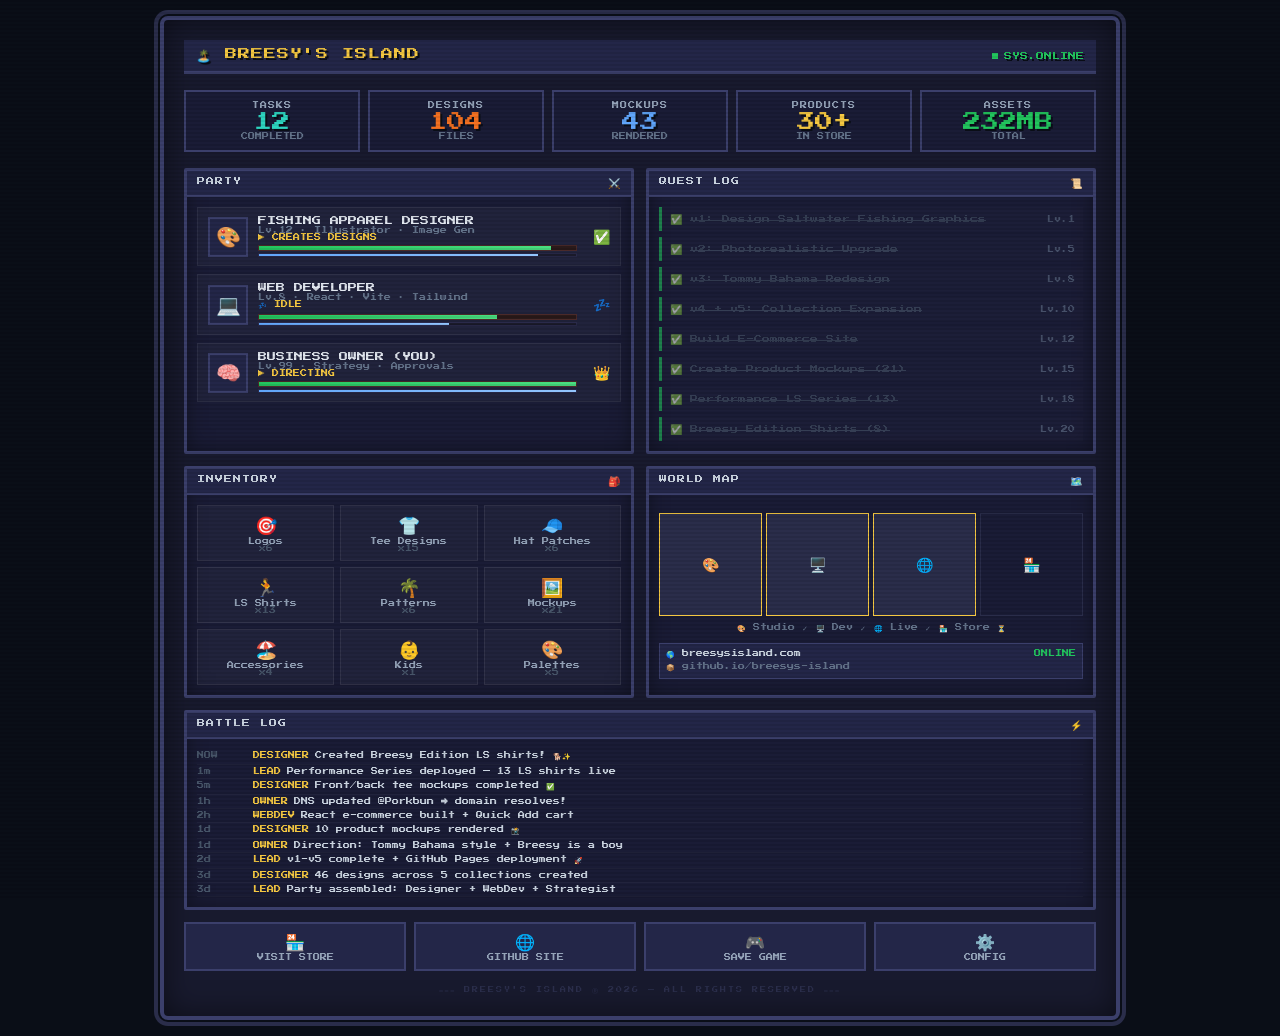
<file: dashboard-snes.html>
<!DOCTYPE html>
<html lang="en">
<head>
    <meta charset="UTF-8">
    <meta name="viewport" content="width=device-width, initial-scale=1.0">
    <title>Breesy's Island — SNES Operations</title>
    <style>
        @import url('https://fonts.googleapis.com/css2?family=Press+Start+2P&display=swap');

        * { margin: 0; padding: 0; box-sizing: border-box; }
        
        body {
            font-family: 'Press Start 2P', monospace;
            background: #0a0e17;
            color: #fff;
            min-height: 100vh;
            display: flex;
            justify-content: center;
            align-items: center;
            padding: 16px;
        }

        /* CRT Scanline overlay */
        body::after {
            content: '';
            position: fixed;
            top: 0; left: 0; right: 0; bottom: 0;
            background: repeating-linear-gradient(
                0deg,
                transparent,
                transparent 2px,
                rgba(0,0,0,0.08) 2px,
                rgba(0,0,0,0.08) 4px
            );
            pointer-events: none;
            z-index: 9999;
        }

        .snes-container {
            max-width: 960px;
            width: 100%;
            background: #181a2e;
            border: 4px solid #3b3f6b;
            border-radius: 8px;
            padding: 20px;
            box-shadow: 
                0 0 0 2px #0a0e17,
                0 0 0 6px #2a2d4a,
                inset 0 0 30px rgba(0,0,0,0.5);
            position: relative;
            image-rendering: pixelated;
        }

        /* Top Bar - Like SNES menu bar */
        .top-bar {
            display: flex;
            justify-content: space-between;
            align-items: center;
            padding: 8px 12px;
            background: #232648;
            border-bottom: 3px solid #3b3f6b;
            margin-bottom: 16px;
            font-size: 10px;
            text-shadow: 2px 2px 0 #0a0e17;
        }
        .top-bar .title {
            color: #f5c842;
            font-size: 12px;
            letter-spacing: 1px;
        }
        .top-bar .status {
            color: #22c55e;
            font-size: 8px;
            display: flex;
            align-items: center;
            gap: 6px;
        }
        .blink {
            width: 6px; height: 6px;
            background: #22c55e;
            animation: blink 0.8s step-end infinite;
        }
        @keyframes blink { 50% { opacity: 0; } }

        /* Stats Bar - Like RPG HP/MP */
        .stats-row {
            display: grid;
            grid-template-columns: repeat(5, 1fr);
            gap: 8px;
            margin-bottom: 16px;
        }
        .stat-block {
            background: #1a1c36;
            border: 2px solid #3b3f6b;
            padding: 10px 6px;
            text-align: center;
        }
        .stat-block .label {
            font-size: 7px;
            color: #94a3b8;
            margin-bottom: 4px;
            letter-spacing: 1px;
        }
        .stat-block .value {
            font-size: 18px;
            color: #f5c842;
            text-shadow: 2px 2px 0 #0a0e17;
        }
        .stat-block .sub {
            font-size: 7px;
            color: #64748b;
            margin-top: 2px;
        }
        .stat-block.highlight .value { color: #2dd4bf; }
        .stat-block.attack .value { color: #f37021; }
        .stat-block.magic .value { color: #60a5fa; }
        .stat-block.gold .value { color: #f5c842; }
        .stat-block.exp .value { color: #22c55e; }

        /* Main Content Grid */
        .main-grid {
            display: grid;
            grid-template-columns: 1fr 1fr;
            gap: 12px;
            margin-bottom: 12px;
        }

        /* Window Frame - Like SNES dialog box */
        .window {
            background: #1a1c36;
            border: 3px solid #3b3f6b;
            border-radius: 2px;
            box-shadow: inset 0 0 20px rgba(0,0,0,0.4);
        }
        .window-title {
            background: #232648;
            padding: 6px 10px;
            font-size: 8px;
            color: #cbd5e1;
            border-bottom: 2px solid #3b3f6b;
            display: flex;
            justify-content: space-between;
            letter-spacing: 1px;
        }
        .window-title .icon { font-size: 10px; }
        .window-body { padding: 10px; }

        /* Party Members - Like RPG characters */
        .party-list { display: flex; flex-direction: column; gap: 8px; }
        .party-member {
            display: flex;
            align-items: center;
            gap: 10px;
            padding: 8px 10px;
            background: rgba(255,255,255,0.03);
            border: 1px solid rgba(255,255,255,0.06);
            position: relative;
        }
        .party-member .sprite {
            width: 40px; height: 40px;
            background: #232648;
            border: 2px solid #3b3f6b;
            display: flex;
            align-items: center;
            justify-content: center;
            font-size: 20px;
            image-rendering: pixelated;
        }
        .party-member .info { flex: 1; }
        .party-member .name {
            font-size: 9px;
            color: #e2e8f0;
            margin-bottom: 2px;
        }
        .party-member .class {
            font-size: 7px;
            color: #64748b;
        }
        .party-member .level {
            font-size: 7px;
            color: #f5c842;
        }
        .party-member .hp-bar {
            width: 100%;
            height: 6px;
            background: #2a1a1a;
            border: 1px solid #4a2a2a;
            margin-top: 4px;
        }
        .party-member .hp-fill {
            height: 100%;
            background: linear-gradient(90deg, #22c55e, #4ade80);
            transition: width 1s;
        }
        .party-member .mp-bar {
            width: 100%;
            height: 4px;
            background: #1a1a2a;
            border: 1px solid #2a2a4a;
            margin-top: 2px;
        }
        .party-member .mp-fill {
            height: 100%;
            background: linear-gradient(90deg, #60a5fa, #93c5fd);
            transition: width 1s;
        }
        .status-icon {
            font-size: 14px;
            margin-left: 6px;
        }

        /* Quest Board */
        .quest-list { display: flex; flex-direction: column; gap: 6px; }
        .quest-item {
            display: flex;
            align-items: center;
            gap: 8px;
            padding: 6px 8px;
            background: rgba(255,255,255,0.02);
            border-left: 3px solid;
            font-size: 8px;
        }
        .quest-item.done { border-color: #22c55e; opacity: 0.6; }
        .quest-item.done .quest-name { text-decoration: line-through; color: #475569; }
        .quest-item .quest-name { color: #cbd5e1; flex: 1; }
        .quest-item .quest-lv { font-size: 7px; color: #64748b; }
        .quest-check { color: #22c55e; font-size: 10px; }
        .quest-pending { color: #f59e0b; font-size: 10px; }

        /* Inventory Grid */
        .inv-grid {
            display: grid;
            grid-template-columns: repeat(3, 1fr);
            gap: 6px;
        }
        .inv-slot {
            background: rgba(255,255,255,0.03);
            border: 1px solid rgba(255,255,255,0.08);
            padding: 8px 4px;
            text-align: center;
        }
        .inv-slot .icon { font-size: 18px; }
        .inv-slot .name { font-size: 7px; color: #94a3b8; margin-top: 2px; }
        .inv-slot .qty { font-size: 7px; color: #475569; }

        /* Full width sections */
        .full-row { grid-column: 1 / -1; }

        /* Action Log - Like battle text */
        .log-container {
            max-height: 160px;
            overflow-y: auto;
            scrollbar-width: thin;
            scrollbar-color: #3b3f6b transparent;
        }
        .log-line {
            font-size: 7px;
            padding: 3px 0;
            color: #94a3b8;
            border-bottom: 1px solid rgba(255,255,255,0.03);
            display: flex;
            gap: 6px;
        }
        .log-line .time { color: #475569; min-width: 50px; }
        .log-line .actor { color: #f5c842; }
        .log-line .action { color: #cbd5e1; }

        /* Bottom Menu - Like RPG bottom menu */
        .bottom-menu {
            display: grid;
            grid-template-columns: repeat(4, 1fr);
            gap: 8px;
            margin-top: 12px;
        }
        .menu-btn {
            background: #232648;
            border: 2px solid #3b3f6b;
            padding: 8px;
            text-align: center;
            font-size: 7px;
            color: #94a3b8;
            cursor: pointer;
            transition: all 0.1s;
        }
        .menu-btn:hover {
            background: #2a2d56;
            border-color: #f5c842;
            color: #f5c842;
        }
        .menu-btn .btn-icon { font-size: 16px; margin-bottom: 2px; }

        /* Pixel border effect */
        .pixel-corners {
            clip-path: polygon(
                0 4px, 4px 0, calc(100% - 4px) 0, 100% 4px,
                100% calc(100% - 4px), calc(100% - 4px) 100%,
                4px 100%, 0 calc(100% - 4px)
            );
        }

        /* Mini map */
        .mini-map {
            display: grid;
            grid-template-columns: repeat(4, 1fr);
            gap: 4px;
            margin-top: 8px;
        }
        .map-tile {
            aspect-ratio: 1;
            background: #1a1c36;
            border: 1px solid #2a2d4a;
            display: flex;
            align-items: center;
            justify-content: center;
            font-size: 14px;
        }
        .map-tile.active { border-color: #f5c842; background: #2a2d4a; }
        .map-tile .label { font-size: 5px; color: #64748b; }

        @media (max-width: 700px) {
            .main-grid { grid-template-columns: 1fr; }
            .stats-row { grid-template-columns: repeat(3, 1fr); }
            .bottom-menu { grid-template-columns: repeat(2, 1fr); }
            .inv-grid { grid-template-columns: repeat(2, 1fr); }
            .top-bar .title { font-size: 9px; }
        }
    </style>
</head>
<body>
<div class="snes-container">
    <!-- TOP BAR -->
    <div class="top-bar">
        <div class="title">🏝️ BREESY'S ISLAND</div>
        <div class="status">
            <span class="blink"></span> SYS.ONLINE
        </div>
    </div>

    <!-- STATS BAR -->
    <div class="stats-row">
        <div class="stat-block highlight">
            <div class="label">TASKS</div>
            <div class="value">12</div>
            <div class="sub">COMPLETED</div>
        </div>
        <div class="stat-block attack">
            <div class="label">DESIGNS</div>
            <div class="value">104</div>
            <div class="sub">FILES</div>
        </div>
        <div class="stat-block magic">
            <div class="label">MOCKUPS</div>
            <div class="value">43</div>
            <div class="sub">RENDERED</div>
        </div>
        <div class="stat-block gold">
            <div class="label">PRODUCTS</div>
            <div class="value">30+</div>
            <div class="sub">IN STORE</div>
        </div>
        <div class="stat-block exp">
            <div class="label">ASSETS</div>
            <div class="value">232MB</div>
            <div class="sub">TOTAL</div>
        </div>
    </div>

    <!-- MAIN GRID -->
    <div class="main-grid">
        <!-- PARTY WINDOW -->
        <div class="window">
            <div class="window-title">
                <span>PARTY</span>
                <span class="icon">⚔️</span>
            </div>
            <div class="window-body">
                <div class="party-list">
                    <div class="party-member">
                        <div class="sprite">🎨</div>
                        <div class="info">
                            <div class="name">FISHING APPAREL DESIGNER</div>
                            <div class="class">Lv.12 · Illustrator · Image Gen</div>
                            <div class="level">▶ CREATES DESIGNS</div>
                            <div class="hp-bar"><div class="hp-fill" style="width:92%"></div></div>
                            <div class="mp-bar"><div class="mp-fill" style="width:88%"></div></div>
                        </div>
                        <div class="status-icon">✅</div>
                    </div>
                    <div class="party-member">
                        <div class="sprite">💻</div>
                        <div class="info">
                            <div class="name">WEB DEVELOPER</div>
                            <div class="class">Lv.8 · React · Vite · Tailwind</div>
                            <div class="level">💤 IDLE</div>
                            <div class="hp-bar"><div class="hp-fill" style="width:75%"></div></div>
                            <div class="mp-bar"><div class="mp-fill" style="width:60%"></div></div>
                        </div>
                        <div class="status-icon">💤</div>
                    </div>
                    <div class="party-member">
                        <div class="sprite">🧠</div>
                        <div class="info">
                            <div class="name">BUSINESS OWNER (YOU)</div>
                            <div class="class">Lv.99 · Strategy · Approvals</div>
                            <div class="level">▶ DIRECTING</div>
                            <div class="hp-bar"><div class="hp-fill" style="width:100%"></div></div>
                            <div class="mp-bar"><div class="mp-fill" style="width:100%"></div></div>
                        </div>
                        <div class="status-icon">👑</div>
                    </div>
                </div>
            </div>
        </div>

        <!-- QUEST BOARD -->
        <div class="window">
            <div class="window-title">
                <span>QUEST LOG</span>
                <span class="icon">📜</span>
            </div>
            <div class="window-body">
                <div class="quest-list">
                    <div class="quest-item done">
                        <span class="quest-check">✅</span>
                        <span class="quest-name">v1: Design Saltwater Fishing Graphics</span>
                        <span class="quest-lv">Lv.1</span>
                    </div>
                    <div class="quest-item done">
                        <span class="quest-check">✅</span>
                        <span class="quest-name">v2: Photorealistic Upgrade</span>
                        <span class="quest-lv">Lv.5</span>
                    </div>
                    <div class="quest-item done">
                        <span class="quest-check">✅</span>
                        <span class="quest-name">v3: Tommy Bahama Redesign</span>
                        <span class="quest-lv">Lv.8</span>
                    </div>
                    <div class="quest-item done">
                        <span class="quest-check">✅</span>
                        <span class="quest-name">v4 + v5: Collection Expansion</span>
                        <span class="quest-lv">Lv.10</span>
                    </div>
                    <div class="quest-item done">
                        <span class="quest-check">✅</span>
                        <span class="quest-name">Build E-Commerce Site</span>
                        <span class="quest-lv">Lv.12</span>
                    </div>
                    <div class="quest-item done">
                        <span class="quest-check">✅</span>
                        <span class="quest-name">Create Product Mockups (21)</span>
                        <span class="quest-lv">Lv.15</span>
                    </div>
                    <div class="quest-item done">
                        <span class="quest-check">✅</span>
                        <span class="quest-name">Performance LS Series (13)</span>
                        <span class="quest-lv">Lv.18</span>
                    </div>
                    <div class="quest-item done">
                        <span class="quest-check">✅</span>
                        <span class="quest-name">Breesy Edition Shirts (8)</span>
                        <span class="quest-lv">Lv.20</span>
                    </div>
                </div>
            </div>
        </div>

        <!-- INVENTORY -->
        <div class="window">
            <div class="window-title">
                <span>INVENTORY</span>
                <span class="icon">🎒</span>
            </div>
            <div class="window-body">
                <div class="inv-grid">
                    <div class="inv-slot">
                        <div class="icon">🎯</div>
                        <div class="name">Logos</div>
                        <div class="qty">x6</div>
                    </div>
                    <div class="inv-slot">
                        <div class="icon">👕</div>
                        <div class="name">Tee Designs</div>
                        <div class="qty">x15</div>
                    </div>
                    <div class="inv-slot">
                        <div class="icon">🧢</div>
                        <div class="name">Hat Patches</div>
                        <div class="qty">x6</div>
                    </div>
                    <div class="inv-slot">
                        <div class="icon">🏃</div>
                        <div class="name">LS Shirts</div>
                        <div class="qty">x13</div>
                    </div>
                    <div class="inv-slot">
                        <div class="icon">🌴</div>
                        <div class="name">Patterns</div>
                        <div class="qty">x6</div>
                    </div>
                    <div class="inv-slot">
                        <div class="icon">🖼️</div>
                        <div class="name">Mockups</div>
                        <div class="qty">x21</div>
                    </div>
                    <div class="inv-slot">
                        <div class="icon">🏖️</div>
                        <div class="name">Accessories</div>
                        <div class="qty">x4</div>
                    </div>
                    <div class="inv-slot">
                        <div class="icon">👶</div>
                        <div class="name">Kids</div>
                        <div class="qty">x1</div>
                    </div>
                    <div class="inv-slot">
                        <div class="icon">🎨</div>
                        <div class="name">Palettes</div>
                        <div class="qty">x5</div>
                    </div>
                </div>
            </div>
        </div>

        <!-- MAP -->
        <div class="window">
            <div class="window-title">
                <span>WORLD MAP</span>
                <span class="icon">🗺️</span>
            </div>
            <div class="window-body">
                <div class="mini-map">
                    <div class="map-tile active">🎨</div>
                    <div class="map-tile active">🖥️</div>
                    <div class="map-tile active">🌐</div>
                    <div class="map-tile">🏪</div>
                </div>
                <div style="font-size:7px;color:#64748b;margin-top:8px;display:flex;gap:8px;justify-content:center;">
                    <span>🎨 Studio ✓</span>
                    <span>🖥️ Dev ✓</span>
                    <span>🌐 Live ✓</span>
                    <span>🏪 Store ⏳</span>
                </div>
                <div style="margin-top:10px;padding:6px;background:#232648;border:1px solid #3b3f6b;">
                    <div style="font-size:7px;color:#cbd5e1;display:flex;justify-content:space-between;">
                        <span>🌎 breesysisland.com</span>
                        <span style="color:#22c55e;">ONLINE</span>
                    </div>
                    <div style="font-size:7px;color:#64748b;margin-top:4px;">
                        📦 github.io/breesys-island
                    </div>
                </div>
            </div>
        </div>
    </div>

    <!-- BATTLE LOG -->
    <div class="window full-row">
        <div class="window-title">
            <span>BATTLE LOG</span>
            <span class="icon">⚡</span>
        </div>
        <div class="window-body">
            <div class="log-container">
                <div class="log-line"><span class="time">NOW</span><span class="actor">DESIGNER</span><span class="action">Created Breesy Edition LS shirts! 🐕✨</span></div>
                <div class="log-line"><span class="time">1m</span><span class="actor">LEAD</span><span class="action">Performance Series deployed — 13 LS shirts live</span></div>
                <div class="log-line"><span class="time">5m</span><span class="actor">DESIGNER</span><span class="action">Front/back tee mockups completed ✅</span></div>
                <div class="log-line"><span class="time">1h</span><span class="actor">OWNER</span><span class="action">DNS updated @Porkbun → domain resolves!</span></div>
                <div class="log-line"><span class="time">2h</span><span class="actor">WEBDEV</span><span class="action">React e-commerce built + Quick Add cart</span></div>
                <div class="log-line"><span class="time">1d</span><span class="actor">DESIGNER</span><span class="action">10 product mockups rendered 📸</span></div>
                <div class="log-line"><span class="time">1d</span><span class="actor">OWNER</span><span class="action">Direction: Tommy Bahama style + Breesy is a boy</span></div>
                <div class="log-line"><span class="time">2d</span><span class="actor">LEAD</span><span class="action">v1-v5 complete + GitHub Pages deployment 🚀</span></div>
                <div class="log-line"><span class="time">3d</span><span class="actor">DESIGNER</span><span class="action">46 designs across 5 collections created</span></div>
                <div class="log-line"><span class="time">3d</span><span class="actor">LEAD</span><span class="action">Party assembled: Designer + WebDev + Strategist</span></div>
            </div>
        </div>
    </div>

    <!-- BOTTOM MENU -->
    <div class="bottom-menu">
        <div class="menu-btn" onclick="window.open('http://breesysisland.com','_blank')">
            <div class="btn-icon">🏪</div>
            VISIT STORE
        </div>
        <div class="menu-btn" onclick="window.open('https://rwkowalski2.github.io/breesys-island/','_blank')">
            <div class="btn-icon">🌐</div>
            GITHUB SITE
        </div>
        <div class="menu-btn">
            <div class="btn-icon">🎮</div>
            SAVE GAME
        </div>
        <div class="menu-btn">
            <div class="btn-icon">⚙️</div>
            CONFIG
        </div>
    </div>

    <!-- FOOTER -->
    <div style="text-align:center;margin-top:16px;font-size:6px;color:#2a2d4a;letter-spacing:2px;">
        ═══ BREESY'S ISLAND Ⓡ 2026 — ALL RIGHTS RESERVED ═══
    </div>
</div>
</body>
</html>
</file>
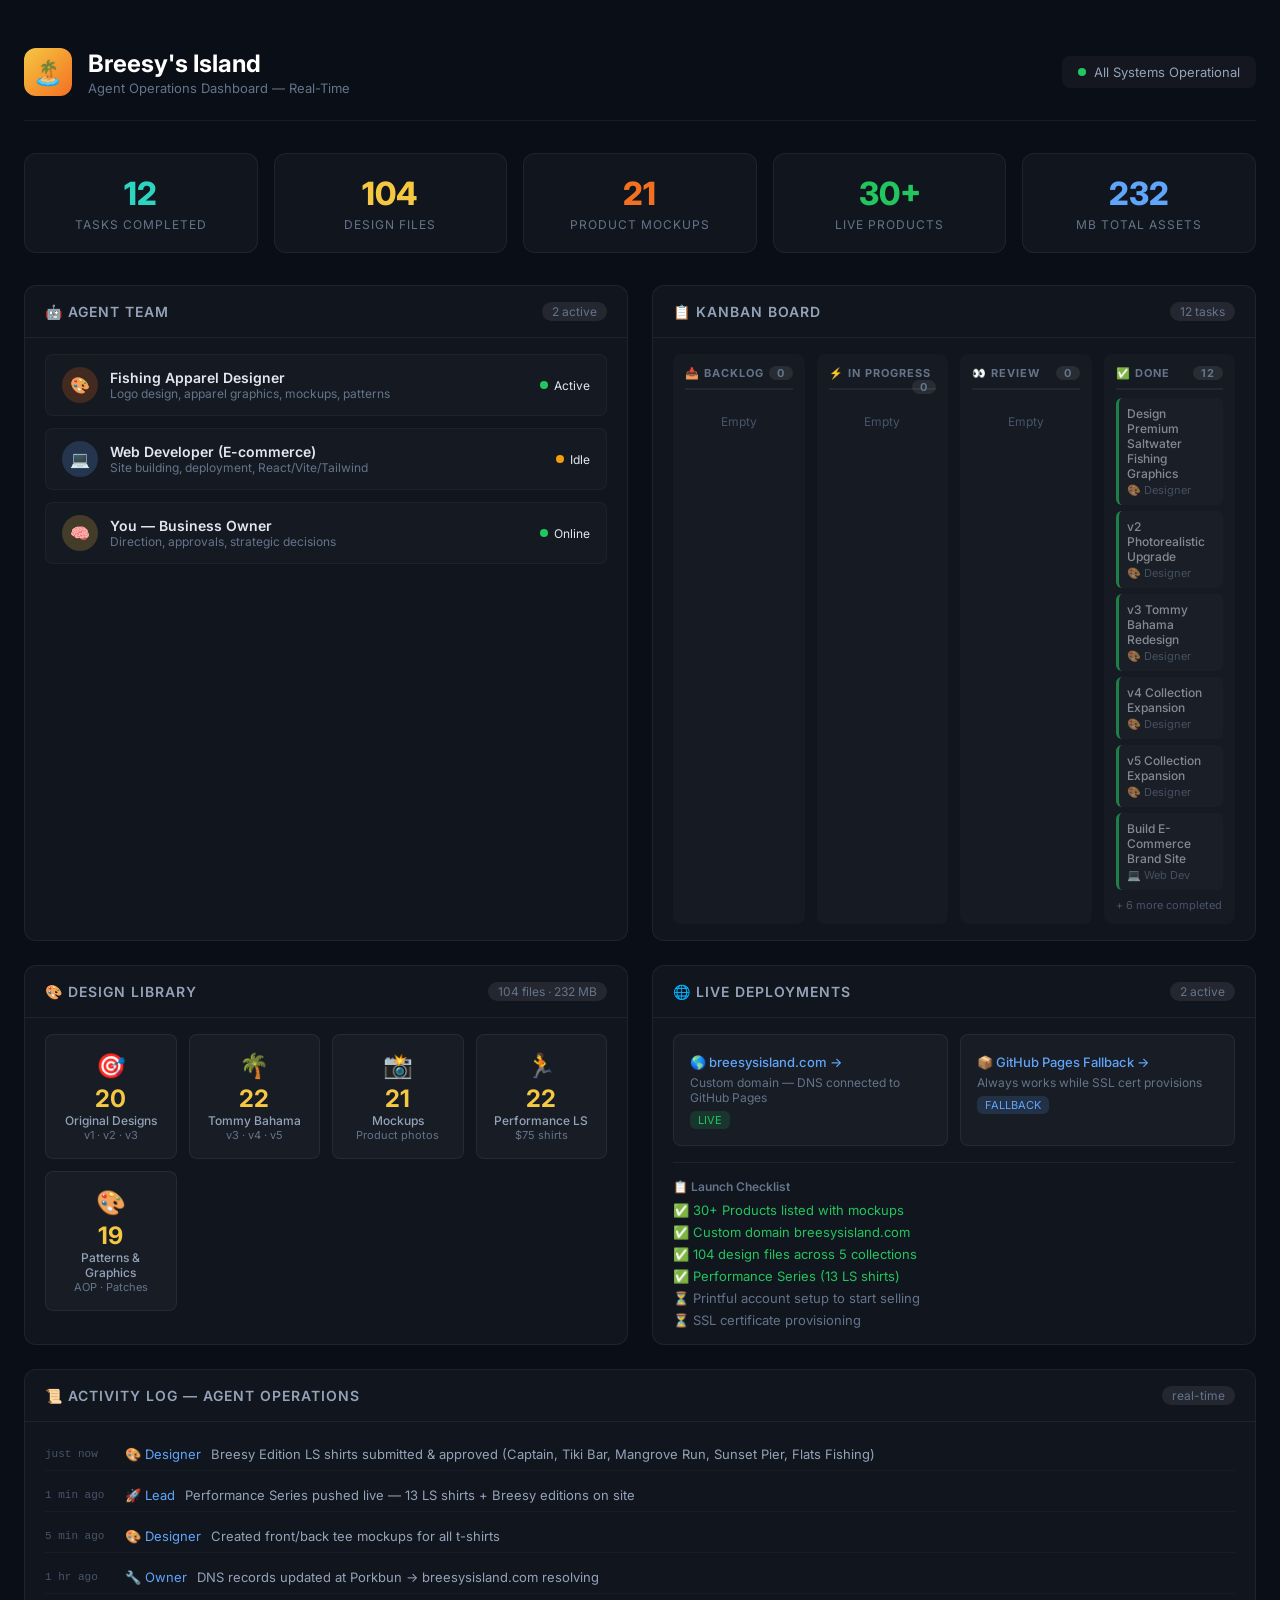
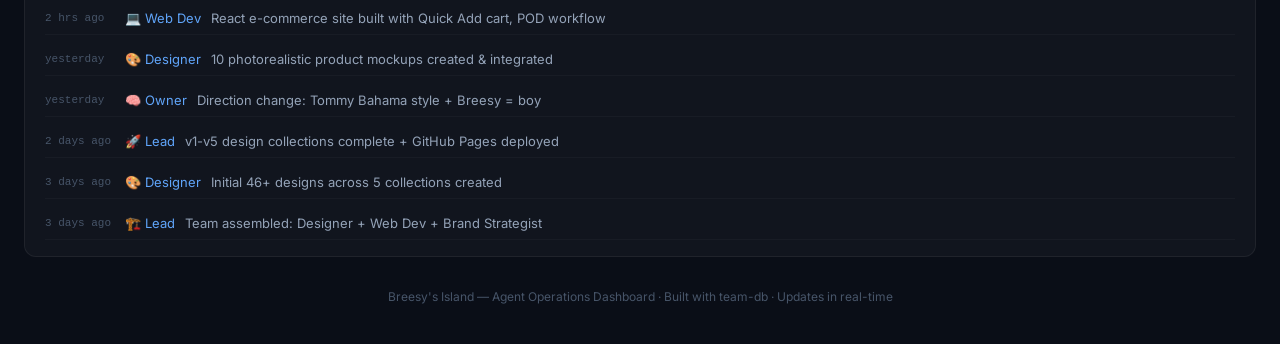
<file: dashboard.html>
<!DOCTYPE html>
<html lang="en">
<head>
    <meta charset="UTF-8">
    <meta name="viewport" content="width=device-width, initial-scale=1.0">
    <title>Breesy's Island — Operations Dashboard</title>
    <link href="https://fonts.googleapis.com/css2?family=Inter:wght@300;400;500;600;700;800&display=swap" rel="stylesheet">
    <style>
        * { margin: 0; padding: 0; box-sizing: border-box; }
        body {
            font-family: 'Inter', sans-serif;
            background: #0a0e17;
            color: #e2e8f0;
            min-height: 100vh;
        }

        .container { max-width: 1400px; margin: 0 auto; padding: 24px; }

        /* Header */
        .header {
            display: flex;
            justify-content: space-between;
            align-items: center;
            padding: 24px 0;
            border-bottom: 1px solid rgba(255,255,255,0.06);
            margin-bottom: 32px;
        }

        .header-left { display: flex; align-items: center; gap: 16px; }
        .brand-icon {
            width: 48px; height: 48px;
            background: linear-gradient(135deg, #f5c842, #f37021);
            border-radius: 12px;
            display: flex; align-items: center; justify-content: center;
            font-size: 24px;
        }
        .header h1 { font-size: 24px; font-weight: 700; color: #fff; }
        .header .subtitle { font-size: 13px; color: #64748b; margin-top: 2px; }
        .header-status {
            display: flex; align-items: center; gap: 8px;
            background: rgba(255,255,255,0.04);
            padding: 8px 16px; border-radius: 8px;
            font-size: 13px; color: #94a3b8;
        }
        .live-dot {
            width: 8px; height: 8px; background: #22c55e;
            border-radius: 50%; animation: pulse 2s infinite;
        }
        @keyframes pulse { 0%,100%{opacity:1} 50%{opacity:0.4} }

        /* Stats Strip */
        .stats-strip {
            display: grid;
            grid-template-columns: repeat(auto-fit, minmax(180px, 1fr));
            gap: 16px;
            margin-bottom: 32px;
        }
        .stat-card {
            background: rgba(255,255,255,0.03);
            border: 1px solid rgba(255,255,255,0.06);
            border-radius: 12px;
            padding: 20px;
            text-align: center;
        }
        .stat-number { font-size: 32px; font-weight: 800; color: #fff; }
        .stat-label { font-size: 12px; color: #64748b; text-transform: uppercase; letter-spacing: 1px; margin-top: 4px; }
        .stat-card.teal .stat-number { color: #2dd4bf; }
        .stat-card.gold .stat-number { color: #f5c842; }
        .stat-card.coral .stat-number { color: #f37021; }
        .stat-card.green .stat-number { color: #22c55e; }
        .stat-card.blue .stat-number { color: #60a5fa; }

        /* Grid Layout */
        .dashboard-grid {
            display: grid;
            grid-template-columns: 1fr 1fr;
            gap: 24px;
            margin-bottom: 24px;
        }

        .card {
            background: rgba(255,255,255,0.03);
            border: 1px solid rgba(255,255,255,0.06);
            border-radius: 12px;
            overflow: hidden;
        }
        .card-header {
            padding: 16px 20px;
            border-bottom: 1px solid rgba(255,255,255,0.06);
            display: flex;
            justify-content: space-between;
            align-items: center;
        }
        .card-header h2 { font-size: 14px; font-weight: 600; color: #94a3b8; text-transform: uppercase; letter-spacing: 1px; }
        .card-header .count {
            background: rgba(255,255,255,0.08);
            padding: 2px 10px;
            border-radius: 12px;
            font-size: 12px;
            color: #64748b;
        }
        .card-body { padding: 16px 20px; }

        .card.full-width { grid-column: 1 / -1; }

        /* Agent Cards */
        .agent-list { display: flex; flex-direction: column; gap: 12px; }
        .agent-row {
            display: flex;
            align-items: center;
            gap: 12px;
            padding: 12px 16px;
            background: rgba(255,255,255,0.02);
            border-radius: 8px;
            border: 1px solid rgba(255,255,255,0.04);
        }
        .agent-avatar {
            width: 36px; height: 36px;
            border-radius: 50%;
            display: flex; align-items: center; justify-content: center;
            font-size: 16px;
            flex-shrink: 0;
        }
        .agent-avatar.orange { background: rgba(243,112,33,0.2); }
        .agent-avatar.blue { background: rgba(96,165,250,0.2); }
        .agent-info { flex: 1; }
        .agent-name { font-size: 14px; font-weight: 600; color: #e2e8f0; }
        .agent-role { font-size: 12px; color: #64748b; }
        .agent-status {
            display: flex; align-items: center; gap: 6px;
            font-size: 12px;
        }
        .status-dot {
            width: 8px; height: 8px; border-radius: 50%;
        }
        .status-dot.active { background: #22c55e; }
        .status-dot.idle { background: #f59e0b; }
        .status-dot.off { background: #ef4444; }

        /* Task Columns */
        .task-columns { display: grid; grid-template-columns: repeat(4, 1fr); gap: 12px; }
        .task-col {
            background: rgba(255,255,255,0.02);
            border-radius: 8px;
            padding: 12px;
            min-height: 120px;
        }
        .task-col h3 {
            font-size: 11px;
            text-transform: uppercase;
            letter-spacing: 1px;
            color: #64748b;
            padding-bottom: 8px;
            border-bottom: 2px solid rgba(255,255,255,0.06);
            margin-bottom: 8px;
        }
        .task-col h3 .num {
            float: right;
            background: rgba(255,255,255,0.08);
            padding: 0 8px;
            border-radius: 8px;
        }
        .task-item {
            font-size: 12px;
            padding: 8px;
            background: rgba(255,255,255,0.03);
            border-radius: 6px;
            margin-bottom: 6px;
            color: #cbd5e1;
            border-left: 3px solid;
        }
        .task-item.done { border-color: #22c55e; opacity: 0.6; }
        .task-item.in-progress { border-color: #60a5fa; }
        .task-item.review { border-color: #f5c842; }
        .task-item .task-title { font-weight: 500; }
        .task-item .task-agent { font-size: 11px; color: #64748b; margin-top: 2px; }

        /* Design Library Tree */
        .asset-strip {
            display: grid;
            grid-template-columns: repeat(auto-fit, minmax(120px, 1fr));
            gap: 12px;
        }
        .asset-box {
            background: rgba(255,255,255,0.03);
            border: 1px solid rgba(255,255,255,0.06);
            border-radius: 8px;
            padding: 16px;
            text-align: center;
        }
        .asset-box .icon { font-size: 24px; margin-bottom: 4px; }
        .asset-box .name { font-size: 12px; color: #94a3b8; font-weight: 500; }
        .asset-box .count { font-size: 24px; font-weight: 700; color: #f5c842; }
        .asset-box .size { font-size: 11px; color: #64748b; }

        /* Activity */
        .activity-list {
            display: flex;
            flex-direction: column;
            gap: 8px;
        }
        .activity-item {
            display: flex;
            align-items: center;
            gap: 10px;
            padding: 8px 0;
            border-bottom: 1px solid rgba(255,255,255,0.03);
            font-size: 13px;
        }
        .activity-item .time {
            font-size: 11px;
            color: #475569;
            font-family: monospace;
            min-width: 70px;
        }
        .activity-item .action { color: #60a5fa; }
        .activity-item .detail { color: #94a3b8; }

        /* Sites */
        .sites-grid {
            display: grid;
            grid-template-columns: 1fr 1fr;
            gap: 12px;
        }
        .site-card {
            background: rgba(255,255,255,0.03);
            border: 1px solid rgba(255,255,255,0.06);
            border-radius: 8px;
            padding: 16px;
        }
        .site-card .url {
            font-size: 13px;
            color: #60a5fa;
            text-decoration: none;
            font-weight: 500;
        }
        .site-card .url:hover { text-decoration: underline; }
        .site-card .desc { font-size: 12px; color: #64748b; margin-top: 4px; }
        .site-card .badge {
            display: inline-block;
            padding: 2px 8px;
            border-radius: 6px;
            font-size: 11px;
            margin-top: 6px;
        }
        .badge.live { background: rgba(34,197,94,0.15); color: #22c55e; }
        .badge.dev { background: rgba(96,165,250,0.15); color: #60a5fa; }

        /* Responsive */
        @media (max-width: 900px) {
            .dashboard-grid { grid-template-columns: 1fr; }
            .task-columns { grid-template-columns: 1fr 1fr; }
            .sites-grid { grid-template-columns: 1fr; }
        }
    </style>
</head>
<body>
<div class="container">
    <!-- Header -->
    <div class="header">
        <div class="header-left">
            <div class="brand-icon">🏝️</div>
            <div>
                <h1>Breesy's Island</h1>
                <div class="subtitle">Agent Operations Dashboard — Real-Time</div>
            </div>
        </div>
        <div class="header-status">
            <span class="live-dot"></span>
            All Systems Operational
        </div>
    </div>

    <!-- Stats -->
    <div class="stats-strip">
        <div class="stat-card teal">
            <div class="stat-number">12</div>
            <div class="stat-label">Tasks Completed</div>
        </div>
        <div class="stat-card gold">
            <div class="stat-number">104</div>
            <div class="stat-label">Design Files</div>
        </div>
        <div class="stat-card coral">
            <div class="stat-number">21</div>
            <div class="stat-label">Product Mockups</div>
        </div>
        <div class="stat-card green">
            <div class="stat-number">30+</div>
            <div class="stat-label">Live Products</div>
        </div>
        <div class="stat-card blue">
            <div class="stat-number">232</div>
            <div class="stat-label">MB Total Assets</div>
        </div>
    </div>

    <!-- Main Grid -->
    <div class="dashboard-grid">
        <!-- Agents -->
        <div class="card">
            <div class="card-header">
                <h2>🤖 Agent Team</h2>
                <span class="count">2 active</span>
            </div>
            <div class="card-body">
                <div class="agent-list">
                    <div class="agent-row">
                        <div class="agent-avatar orange">🎨</div>
                        <div class="agent-info">
                            <div class="agent-name">Fishing Apparel Designer</div>
                            <div class="agent-role">Logo design, apparel graphics, mockups, patterns</div>
                        </div>
                        <div class="agent-status">
                            <span class="status-dot active"></span> Active
                        </div>
                    </div>
                    <div class="agent-row">
                        <div class="agent-avatar blue">💻</div>
                        <div class="agent-info">
                            <div class="agent-name">Web Developer (E-commerce)</div>
                            <div class="agent-role">Site building, deployment, React/Vite/Tailwind</div>
                        </div>
                        <div class="agent-status">
                            <span class="status-dot idle"></span> Idle
                        </div>
                    </div>
                    <div class="agent-row">
                        <div class="agent-avatar" style="background:rgba(245,200,66,0.2);">🧠</div>
                        <div class="agent-info">
                            <div class="agent-name">You — Business Owner</div>
                            <div class="agent-role">Direction, approvals, strategic decisions</div>
                        </div>
                        <div class="agent-status">
                            <span class="status-dot active"></span> Online
                        </div>
                    </div>
                </div>
            </div>
        </div>

        <!-- Task Board -->
        <div class="card">
            <div class="card-header">
                <h2>📋 Kanban Board</h2>
                <span class="count">12 tasks</span>
            </div>
            <div class="card-body">
                <div class="task-columns">
                    <div class="task-col">
                        <h3>📥 Backlog <span class="num">0</span></h3>
                        <div style="text-align:center;color:#475569;font-size:12px;padding:16px;">Empty</div>
                    </div>
                    <div class="task-col">
                        <h3>⚡ In Progress <span class="num">0</span></h3>
                        <div style="text-align:center;color:#475569;font-size:12px;padding:16px;">Empty</div>
                    </div>
                    <div class="task-col">
                        <h3>👀 Review <span class="num">0</span></h3>
                        <div style="text-align:center;color:#475569;font-size:12px;padding:16px;">Empty</div>
                    </div>
                    <div class="task-col">
                        <h3>✅ Done <span class="num">12</span></h3>
                        <div class="task-item done">
                            <div class="task-title">Design Premium Saltwater Fishing Graphics</div>
                            <div class="task-agent">🎨 Designer</div>
                        </div>
                        <div class="task-item done">
                            <div class="task-title">v2 Photorealistic Upgrade</div>
                            <div class="task-agent">🎨 Designer</div>
                        </div>
                        <div class="task-item done">
                            <div class="task-title">v3 Tommy Bahama Redesign</div>
                            <div class="task-agent">🎨 Designer</div>
                        </div>
                        <div class="task-item done">
                            <div class="task-title">v4 Collection Expansion</div>
                            <div class="task-agent">🎨 Designer</div>
                        </div>
                        <div class="task-item done">
                            <div class="task-title">v5 Collection Expansion</div>
                            <div class="task-agent">🎨 Designer</div>
                        </div>
                        <div class="task-item done">
                            <div class="task-title">Build E-Commerce Brand Site</div>
                            <div class="task-agent">💻 Web Dev</div>
                        </div>
                        <div style="font-size:11px;color:#475569;text-align:center;margin-top:8px;">+ 6 more completed</div>
                    </div>
                </div>
            </div>
        </div>

        <!-- Design Library -->
        <div class="card">
            <div class="card-header">
                <h2>🎨 Design Library</h2>
                <span class="count">104 files · 232 MB</span>
            </div>
            <div class="card-body">
                <div class="asset-strip">
                    <div class="asset-box">
                        <div class="icon">🎯</div>
                        <div class="count">20</div>
                        <div class="name">Original Designs</div>
                        <div class="size">v1 · v2 · v3</div>
                    </div>
                    <div class="asset-box">
                        <div class="icon">🌴</div>
                        <div class="count">22</div>
                        <div class="name">Tommy Bahama</div>
                        <div class="size">v3 · v4 · v5</div>
                    </div>
                    <div class="asset-box">
                        <div class="icon">📸</div>
                        <div class="count">21</div>
                        <div class="name">Mockups</div>
                        <div class="size">Product photos</div>
                    </div>
                    <div class="asset-box">
                        <div class="icon">🏃</div>
                        <div class="count">22</div>
                        <div class="name">Performance LS</div>
                        <div class="size">$75 shirts</div>
                    </div>
                    <div class="asset-box">
                        <div class="icon">🎨</div>
                        <div class="count">19</div>
                        <div class="name">Patterns & Graphics</div>
                        <div class="size">AOP · Patches</div>
                    </div>
                </div>
            </div>
        </div>

        <!-- Live Sites -->
        <div class="card">
            <div class="card-header">
                <h2>🌐 Live Deployments</h2>
                <span class="count">2 active</span>
            </div>
            <div class="card-body">
                <div class="sites-grid">
                    <div class="site-card">
                        <a href="http://breesysisland.com" class="url" target="_blank">🌎 breesysisland.com →</a>
                        <div class="desc">Custom domain — DNS connected to GitHub Pages</div>
                        <span class="badge live">LIVE</span>
                    </div>
                    <div class="site-card">
                        <a href="https://rwkowalski2.github.io/breesys-island/" class="url" target="_blank">📦 GitHub Pages Fallback →</a>
                        <div class="desc">Always works while SSL cert provisions</div>
                        <span class="badge dev">FALLBACK</span>
                    </div>
                </div>
                <div style="margin-top:16px;padding-top:16px;border-top:1px solid rgba(255,255,255,0.06);">
                    <div style="font-size:12px;color:#64748b;margin-bottom:8px;font-weight:600;">📋 Launch Checklist</div>
                    <div style="display:flex;flex-direction:column;gap:6px;font-size:13px;">
                        <span style="color:#22c55e;">✅ 30+ Products listed with mockups</span>
                        <span style="color:#22c55e;">✅ Custom domain breesysisland.com</span>
                        <span style="color:#22c55e;">✅ 104 design files across 5 collections</span>
                        <span style="color:#22c55e;">✅ Performance Series (13 LS shirts)</span>
                        <span style="color:#64748b;">⏳ Printful account setup to start selling</span>
                        <span style="color:#64748b;">⏳ SSL certificate provisioning</span>
                    </div>
                </div>
            </div>
        </div>
    </div>

    <!-- Activity Feed -->
    <div class="card full-width">
        <div class="card-header">
            <h2>📜 Activity Log — Agent Operations</h2>
            <span class="count">real-time</span>
        </div>
        <div class="card-body">
            <div class="activity-list">
                <div class="activity-item">
                    <span class="time">just now</span>
                    <span>🎨 <span class="action">Designer</span></span>
                    <span class="detail">Breesy Edition LS shirts submitted & approved (Captain, Tiki Bar, Mangrove Run, Sunset Pier, Flats Fishing)</span>
                </div>
                <div class="activity-item">
                    <span class="time">1 min ago</span>
                    <span>🚀 <span class="action">Lead</span></span>
                    <span class="detail">Performance Series pushed live — 13 LS shirts + Breesy editions on site</span>
                </div>
                <div class="activity-item">
                    <span class="time">5 min ago</span>
                    <span>🎨 <span class="action">Designer</span></span>
                    <span class="detail">Created front/back tee mockups for all t-shirts</span>
                </div>
                <div class="activity-item">
                    <span class="time">1 hr ago</span>
                    <span>🔧 <span class="action">Owner</span></span>
                    <span class="detail">DNS records updated at Porkbun → breesysisland.com resolving</span>
                </div>
                <div class="activity-item">
                    <span class="time">2 hrs ago</span>
                    <span>💻 <span class="action">Web Dev</span></span>
                    <span class="detail">React e-commerce site built with Quick Add cart, POD workflow</span>
                </div>
                <div class="activity-item">
                    <span class="time">yesterday</span>
                    <span>🎨 <span class="action">Designer</span></span>
                    <span class="detail">10 photorealistic product mockups created & integrated</span>
                </div>
                <div class="activity-item">
                    <span class="time">yesterday</span>
                    <span>🧠 <span class="action">Owner</span></span>
                    <span class="detail">Direction change: Tommy Bahama style + Breesy = boy</span>
                </div>
                <div class="activity-item">
                    <span class="time">2 days ago</span>
                    <span>🚀 <span class="action">Lead</span></span>
                    <span class="detail">v1-v5 design collections complete + GitHub Pages deployed</span>
                </div>
                <div class="activity-item">
                    <span class="time">3 days ago</span>
                    <span>🎨 <span class="action">Designer</span></span>
                    <span class="detail">Initial 46+ designs across 5 collections created</span>
                </div>
                <div class="activity-item">
                    <span class="time">3 days ago</span>
                    <span>🏗️ <span class="action">Lead</span></span>
                    <span class="detail">Team assembled: Designer + Web Dev + Brand Strategist</span>
                </div>
            </div>
        </div>
    </div>

    <!-- Footer -->
    <div style="text-align:center;padding:32px 0 16px;font-size:12px;color:#475569;">
        Breesy's Island — Agent Operations Dashboard · Built with team-db · Updates in real-time
    </div>
</div>
</body>
</html>
</file>
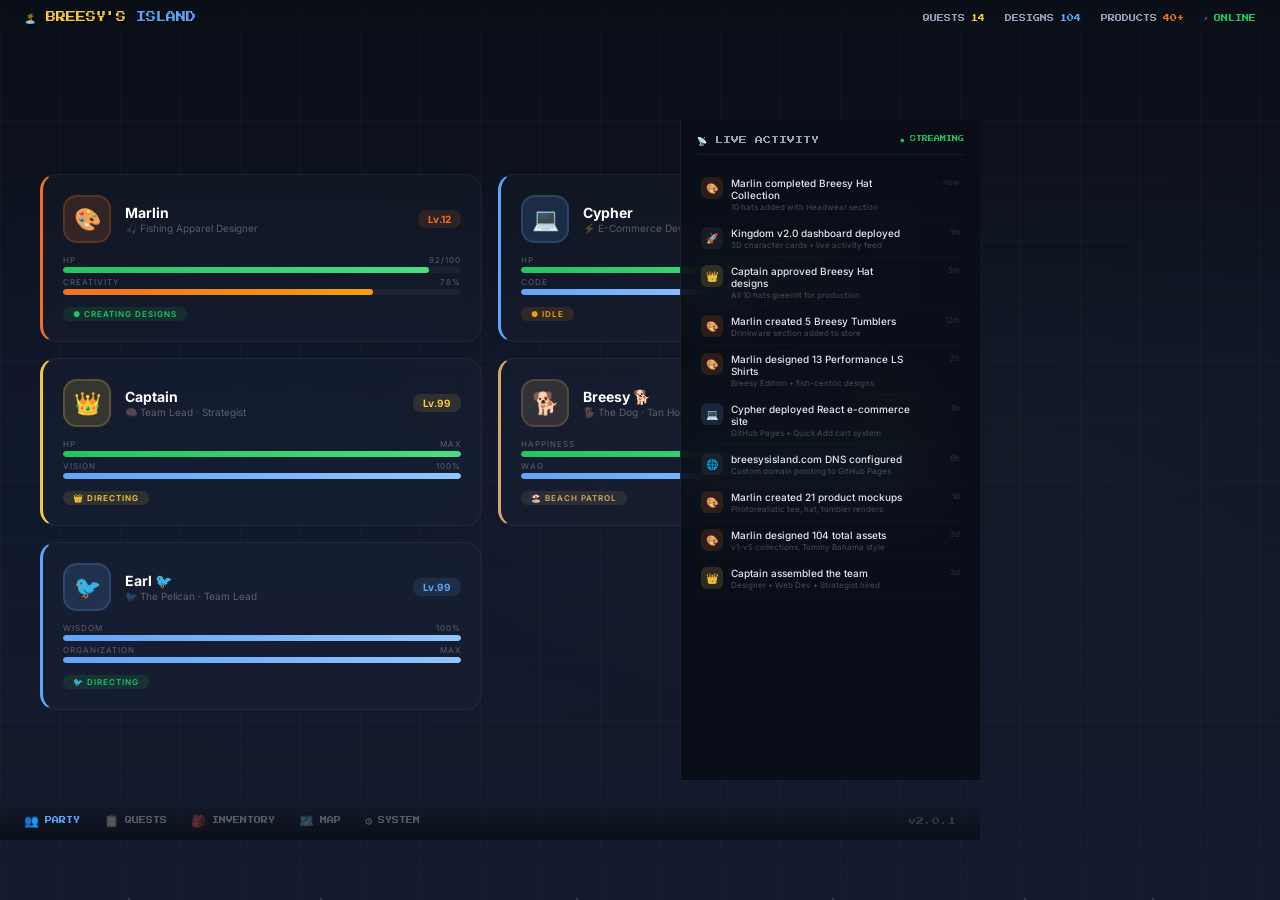
<file: game-world.html>
<!DOCTYPE html>
<html lang="en">
<head>
    <meta charset="UTF-8">
    <meta name="viewport" content="width=device-width, initial-scale=1.0">
    <title>Breesy's Island — Live Game World</title>
    <link href="https://fonts.googleapis.com/css2?family=Press+Start+2P&family=Inter:wght@300;400;500;600;700;800&display=swap" rel="stylesheet">
    <style>
        * { margin: 0; padding: 0; box-sizing: border-box; }
        body {
            background: #0a0e17;
            font-family: 'Inter', sans-serif;
            height: 100vh;
            overflow: hidden;
            display: flex;
            justify-content: center;
            align-items: center;
        }
        .game-hud {
            width: 100vw;
            height: 100vh;
            position: relative;
            overflow: hidden;
        }

        /* ===== BACKGROUND ===== */
        .game-bg {
            position: absolute; top: 0; left: 0; right: 0; bottom: 0;
            background: linear-gradient(180deg, #0a0e17 0%, #0f1525 40%, #141b2e 100%);
            z-index: 0;
        }
        .game-bg::before {
            content: '';
            position: absolute;
            top: 0; left: 0; right: 0; bottom: 0;
            background-image: 
                radial-gradient(ellipse at 20% 50%, rgba(0,100,255,0.03) 0%, transparent 50%),
                radial-gradient(ellipse at 80% 50%, rgba(245,200,66,0.02) 0%, transparent 50%);
        }
        .grid-overlay {
            position: absolute; top: 0; left: 0; right: 0; bottom: 0;
            background-image: 
                linear-gradient(rgba(255,255,255,0.02) 1px, transparent 1px),
                linear-gradient(90deg, rgba(255,255,255,0.02) 1px, transparent 1px);
            background-size: 60px 60px;
            z-index: 0;
            animation: gridPulse 8s ease-in-out infinite;
        }
        @keyframes gridPulse {
            0%,100% { opacity: 0.3; }
            50% { opacity: 0.6; }
        }

        /* ===== TOP HUD BAR ===== */
        .hud-top {
            position: absolute; top: 0; left: 0; right: 0;
            z-index: 10;
            background: linear-gradient(180deg, rgba(10,14,23,0.95) 0%, transparent 100%);
            padding: 12px 24px;
            display: flex;
            justify-content: space-between;
            align-items: center;
        }
        .hud-top .game-title {
            font-family: 'Press Start 2P', monospace;
            font-size: 10px;
            color: #f5c842;
            text-shadow: 2px 2px 0 rgba(0,0,0,0.5);
        }
        .hud-top .game-title span { color: #60a5fa; }
        .hud-stats {
            display: flex; gap: 20px;
            font-family: 'Press Start 2P', monospace;
            font-size: 7px;
        }
        .hud-stats .s {
            display: flex; align-items: center; gap: 6px;
            color: #94a3b8;
        }
        .hud-stats .s .v { color: #f5c842; }
        .hud-stats .s .v.green { color: #22c55e; }
        .hud-stats .s .v.blue { color: #60a5fa; }
        .hud-stats .s .v.orange { color: #f37021; }

        /* ===== MAIN GAME AREA ===== */
        .game-area {
            position: absolute;
            top: 60px; bottom: 60px; left: 0; right: 300px;
            z-index: 5;
            display: flex;
            flex-direction: column;
            justify-content: center;
            padding: 40px;
        }

        /* ===== CHARACTER WINDOWS ===== */
        .char-row {
            display: grid;
            grid-template-columns: 1fr 1fr;
            gap: 16px;
            margin-bottom: 16px;
        }

        .game-char {
            background: rgba(255,255,255,0.02);
            border: 1px solid rgba(255,255,255,0.06);
            border-radius: 16px;
            padding: 20px;
            position: relative;
            backdrop-filter: blur(10px);
            transition: all 0.3s;
            animation: charAppear 0.5s ease-out backwards;
        }
        .game-char:nth-child(2) { animation-delay: 0.1s; }
        .game-char:nth-child(3) { animation-delay: 0.2s; }
        .game-char:nth-child(4) { animation-delay: 0.3s; }
        @keyframes charAppear {
            from { opacity: 0; transform: translateY(20px); }
            to { opacity: 1; transform: translateY(0); }
        }
        .game-char:hover { border-color: rgba(255,255,255,0.12); transform: translateY(-2px); }

        .game-char .char-top {
            display: flex; align-items: center; gap: 14px; margin-bottom: 12px;
        }
        .game-char .char-icon {
            width: 48px; height: 48px; border-radius: 14px;
            display: flex; align-items: center; justify-content: center;
            font-size: 22px; flex-shrink: 0;
            border: 2px solid rgba(255,255,255,0.06);
        }
        .game-char .char-info { flex: 1; }
        .game-char .char-name {
            font-size: 14px; font-weight: 700; color: #fff;
        }
        .game-char .char-title {
            font-size: 10px; color: rgba(255,255,255,0.3);
            font-weight: 400; margin-top: 1px;
        }

        .game-char .char-level {
            font-size: 10px; font-weight: 700;
            padding: 3px 10px; border-radius: 8px;
            text-align: center;
        }

        /* Character colors */
        .char-marlin .char-icon { background: rgba(243,112,33,0.15); border-color: rgba(243,112,33,0.2); }
        .char-marlin .char-level { background: rgba(243,112,33,0.12); color: #f37021; }
        .char-marlin { border-left: 3px solid #f37021; }

        .char-cypher .char-icon { background: rgba(96,165,250,0.15); border-color: rgba(96,165,250,0.2); }
        .char-cypher .char-level { background: rgba(96,165,250,0.12); color: #60a5fa; }
        .char-cypher { border-left: 3px solid #60a5fa; }

        .char-captain .char-icon { background: rgba(245,200,66,0.15); border-color: rgba(245,200,66,0.2); }
        .char-captain .char-level { background: rgba(245,200,66,0.12); color: #f5c842; }
        .char-captain { border-left: 3px solid #f5c842; }

        .char-breesy .char-icon { background: rgba(212,167,106,0.15); border-color: rgba(212,167,106,0.2); }
        .char-breesy .char-level { background: rgba(212,167,106,0.12); color: #d4a76a; }
        .char-breesy { border-left: 3px solid #d4a76a; }

        /* HP/EXP Bars */
        .char-bars { margin-top: 10px; }
        .bar-row { margin-bottom: 4px; }
        .bar-row .bar-lbl {
            display: flex; justify-content: space-between;
            font-size: 8px; color: rgba(255,255,255,0.3);
            margin-bottom: 2px; text-transform: uppercase; letter-spacing: 1px;
        }
        .bar-track {
            height: 6px; background: rgba(255,255,255,0.04);
            border-radius: 4px; overflow: hidden;
        }
        .bar-track .bar-fill {
            height: 100%; border-radius: 4px;
            transition: width 1.5s cubic-bezier(0.34, 1.56, 0.64, 1);
        }
        .bar-hp .bar-fill { background: linear-gradient(90deg, #22c55e, #4ade80); }
        .bar-exp .bar-fill { background: linear-gradient(90deg, #60a5fa, #93c5fd); }
        .bar-creativity .bar-fill { background: linear-gradient(90deg, #f37021, #f59e0b); }

        /* Status Chip */
        .char-status {
            display: inline-block;
            padding: 2px 10px; border-radius: 20px;
            font-size: 8px; font-weight: 600;
            text-transform: uppercase; letter-spacing: 1px;
            margin-top: 8px;
        }
        .status-online { background: rgba(34,197,94,0.12); color: #22c55e; }
        .status-idle { background: rgba(245,158,11,0.12); color: #f59e0b; }
        .status-king { background: rgba(245,200,66,0.12); color: #f5c842; }
        .status-beach { background: rgba(212,167,106,0.12); color: #d4a76a; }

        /* ===== ACTIVITY LOG (Right Panel) ===== */
        .activity-panel {
            position: absolute;
            top: 60px; right: 0; bottom: 60px;
            width: 300px;
            z-index: 10;
            background: rgba(10,14,23,0.85);
            backdrop-filter: blur(20px);
            border-left: 1px solid rgba(255,255,255,0.06);
            padding: 16px;
            display: flex;
            flex-direction: column;
        }
        .activity-panel .panel-title {
            font-family: 'Press Start 2P', monospace;
            font-size: 8px;
            color: #94a3b8;
            margin-bottom: 16px;
            padding-bottom: 8px;
            border-bottom: 1px solid rgba(255,255,255,0.06);
            display: flex; justify-content: space-between;
        }
        .activity-panel .panel-title .live { color: #22c55e; font-size: 6px; }
        .activity-feed {
            flex: 1;
            overflow-y: auto;
            display: flex;
            flex-direction: column;
            gap: 2px;
        }
        .activity-feed::-webkit-scrollbar { width: 3px; }
        .activity-feed::-webkit-scrollbar-thumb { background: rgba(255,255,255,0.1); border-radius: 2px; }
        .act-item {
            display: flex;
            gap: 8px;
            padding: 6px 4px;
            border-bottom: 1px solid rgba(255,255,255,0.02);
            animation: actSlide 0.3s ease-out;
        }
        @keyframes actSlide { from { opacity: 0; transform: translateX(10px); } to { opacity: 1; transform: translateX(0); } }
        .act-item .act-icon {
            width: 22px; height: 22px;
            border-radius: 6px;
            display: flex; align-items: center; justify-content: center;
            font-size: 10px;
            flex-shrink: 0;
        }
        .act-item .act-text { flex: 1; }
        .act-item .act-line {
            font-size: 10px; color: #e2e8f0;
            font-weight: 500;
        }
        .act-item .act-sub {
            font-size: 8px; color: rgba(255,255,255,0.25);
            margin-top: 1px;
        }
        .act-item .act-time {
            font-size: 8px; color: rgba(255,255,255,0.15);
            min-width: 40px; text-align: right;
        }
        .act-marlin .act-icon { background: rgba(243,112,33,0.15); }
        .act-cypher .act-icon { background: rgba(96,165,250,0.15); }
        .act-captain .act-icon { background: rgba(245,200,66,0.15); }
        .act-breesy .act-icon { background: rgba(212,167,106,0.15); }
        .act-system .act-icon { background: rgba(255,255,255,0.05); }

        /* ===== BOTTOM HUD ===== */
        .hud-bottom {
            position: absolute;
            bottom: 0; left: 0; right: 0;
            z-index: 10;
            background: linear-gradient(0deg, rgba(10,14,23,0.95) 0%, transparent 100%);
            padding: 12px 24px;
            display: flex;
            align-items: center;
            gap: 24px;
        }
        .hud-bottom .menu-item {
            font-family: 'Press Start 2P', monospace;
            font-size: 7px;
            color: rgba(255,255,255,0.3);
            cursor: pointer;
            transition: color 0.3s;
            display: flex;
            align-items: center;
            gap: 6px;
        }
        .hud-bottom .menu-item:hover { color: #f5c842; }
        .hud-bottom .menu-item.active { color: #60a5fa; }
        .hud-bottom .menu-item .m-icon { font-size: 12px; }
        .hud-bottom .spacer { flex: 1; }
        .hud-bottom .version {
            font-size: 8px; color: rgba(255,255,255,0.15);
            font-family: 'Press Start 2P', monospace;
        }

        /* ===== PARTICLE EFFECTS ===== */
        .particle {
            position: absolute;
            width: 2px; height: 2px;
            background: rgba(255,255,255,0.2);
            border-radius: 50%;
            animation: particleFloat linear infinite;
            z-index: 0;
        }
        @keyframes particleFloat {
            from { transform: translateY(0) translateX(0); opacity: 0; }
            10% { opacity: 1; }
            to { transform: translateY(-100vh) translateX(50px); opacity: 0; }
        }

        @media (max-width: 900px) {
            .game-area { right: 0; bottom: 100px; padding: 20px; top: 80px; }
            .char-row { grid-template-columns: 1fr; }
            .activity-panel { position: fixed; top: auto; bottom: 0; left: 0; right: 0; width: 100%; height: 200px; border-left: none; border-top: 1px solid rgba(255,255,255,0.06); }
            .hud-top .game-title { font-size: 7px; }
            .hud-stats { gap: 10px; font-size: 6px; }
        }
    </style>
</head>
<body>
<div class="game-hud">
    <!-- BG Layers -->
    <div class="game-bg"></div>
    <div class="grid-overlay"></div>

    <!-- Particles -->
    <div class="particle" style="left:10%;bottom:0;animation-duration:12s;animation-delay:0s;"></div>
    <div class="particle" style="left:25%;bottom:0;animation-duration:15s;animation-delay:2s;"></div>
    <div class="particle" style="left:45%;bottom:0;animation-duration:10s;animation-delay:4s;"></div>
    <div class="particle" style="left:65%;bottom:0;animation-duration:18s;animation-delay:1s;"></div>
    <div class="particle" style="left:80%;bottom:0;animation-duration:14s;animation-delay:3s;"></div>
    <div class="particle" style="left:90%;bottom:0;animation-duration:11s;animation-delay:5s;"></div>

    <!-- Top HUD -->
    <div class="hud-top">
        <div class="game-title">🏝️ BREESY'S <span>ISLAND</span></div>
        <div class="hud-stats">
            <div class="s">QUESTS <span class="v">14</span></div>
            <div class="s">DESIGNS <span class="v blue">104</span></div>
            <div class="s">PRODUCTS <span class="v orange">40+</span></div>
            <div class="s">⚡ <span class="v green">ONLINE</span></div>
        </div>
    </div>

    <!-- Main Game Area -->
    <div class="game-area">
        <div class="char-row">
            <!-- Marlin - Designer -->
            <div class="game-char char-marlin">
                <div class="char-top">
                    <div class="char-icon">🎨</div>
                    <div class="char-info">
                        <div class="char-name">Marlin</div>
                        <div class="char-title">🎣 Fishing Apparel Designer</div>
                    </div>
                    <div class="char-level">Lv.12</div>
                </div>
                <div class="char-bars">
                    <div class="bar-row bar-hp">
                        <div class="bar-lbl"><span>HP</span><span>92/100</span></div>
                        <div class="bar-track"><div class="bar-fill" style="width:92%"></div></div>
                    </div>
                    <div class="bar-row bar-creativity">
                        <div class="bar-lbl"><span>CREATIVITY</span><span>78%</span></div>
                        <div class="bar-track"><div class="bar-fill" style="width:78%"></div></div>
                    </div>
                </div>
                <div class="char-status status-online">● CREATING DESIGNS</div>
            </div>

            <!-- Cypher - Web Dev -->
            <div class="game-char char-cypher">
                <div class="char-top">
                    <div class="char-icon">💻</div>
                    <div class="char-info">
                        <div class="char-name">Cypher</div>
                        <div class="char-title">⚡ E-Commerce Developer</div>
                    </div>
                    <div class="char-level">Lv.8</div>
                </div>
                <div class="char-bars">
                    <div class="bar-row bar-hp">
                        <div class="bar-lbl"><span>HP</span><span>74/100</span></div>
                        <div class="bar-track"><div class="bar-fill" style="width:74%"></div></div>
                    </div>
                    <div class="bar-row bar-exp">
                        <div class="bar-lbl"><span>CODE</span><span>55%</span></div>
                        <div class="bar-track"><div class="bar-fill" style="width:55%"></div></div>
                    </div>
                </div>
                <div class="char-status status-idle">● IDLE</div>
            </div>
        </div>

        <div class="char-row">
            <!-- Captain - Owner/Lead -->
            <div class="game-char char-captain">
                <div class="char-top">
                    <div class="char-icon">👑</div>
                    <div class="char-info">
                        <div class="char-name">Captain</div>
                        <div class="char-title">🧠 Team Lead · Strategist</div>
                    </div>
                    <div class="char-level">Lv.99</div>
                </div>
                <div class="char-bars">
                    <div class="bar-row bar-hp">
                        <div class="bar-lbl"><span>HP</span><span>MAX</span></div>
                        <div class="bar-track"><div class="bar-fill" style="width:100%"></div></div>
                    </div>
                    <div class="bar-row bar-exp">
                        <div class="bar-lbl"><span>VISION</span><span>100%</span></div>
                        <div class="bar-track"><div class="bar-fill" style="width:100%"></div></div>
                    </div>
                </div>
                <div class="char-status status-king">👑 DIRECTING</div>
            </div>

            <!-- Breesy -->
            <div class="game-char char-breesy">
                <div class="char-top">
                    <div class="char-icon">🐕</div>
                    <div class="char-info">
                        <div class="char-name">Breesy 🐕</div>
                        <div class="char-title">🐕 The Dog · Tan Hound Mascot</div>
                    </div>
                    <div class="char-level">⭐ MAX</div>
                </div>
                <div class="char-bars">
                    <div class="bar-row bar-hp">
                        <div class="bar-lbl"><span>HAPPINESS</span><span>∞</span></div>
                        <div class="bar-track"><div class="bar-fill" style="width:100%"></div></div>
                    </div>
                    <div class="bar-row bar-exp">
                        <div class="bar-lbl"><span>WAG</span><span>∞%</span></div>
                        <div class="bar-track"><div class="bar-fill" style="width:100%"></div></div>
                    </div>
                </div>
                <div class="char-status status-beach">🏖️ BEACH PATROL</div>
            </div>

            <!-- Earl the Pelican -->
            <div class="game-char" style="border-left: 3px solid #60a5fa;">
                <div class="char-top">
                    <div class="char-icon" style="background:rgba(96,165,250,0.15);border-color:rgba(96,165,250,0.2);">🐦</div>
                    <div class="char-info">
                        <div class="char-name">Earl 🐦</div>
                        <div class="char-title">🐦 The Pelican · Team Lead</div>
                    </div>
                    <div class="char-level" style="background:rgba(96,165,250,0.12);color:#60a5fa;">Lv.99</div>
                </div>
                <div class="char-bars">
                    <div class="bar-row bar-hp">
                        <div class="bar-lbl"><span>WISDOM</span><span>100%</span></div>
                        <div class="bar-track"><div class="bar-fill" style="width:100%;background:linear-gradient(90deg,#60a5fa,#93c5fd);"></div></div>
                    </div>
                    <div class="bar-row bar-exp">
                        <div class="bar-lbl"><span>ORGANIZATION</span><span>MAX</span></div>
                        <div class="bar-track"><div class="bar-fill" style="width:100%;background:linear-gradient(90deg,#60a5fa,#93c5fd);"></div></div>
                    </div>
                </div>
                <div class="char-status" style="background:rgba(34,197,94,0.12);color:#22c55e;display:inline-block;padding:2px 10px;border-radius:20px;font-size:8px;font-weight:600;text-transform:uppercase;letter-spacing:1px;margin-top:8px;">🐦 DIRECTING</div>
            </div>

    <!-- Right Activity Panel -->
    <div class="activity-panel">
        <div class="panel-title">
            <span>📡 LIVE ACTIVITY</span>
            <span class="live">● STREAMING</span>
        </div>
        <div class="activity-feed" id="feed">
            <div class="act-item act-marlin">
                <div class="act-icon">🎨</div>
                <div class="act-text">
                    <div class="act-line">Marlin completed Breesy Hat Collection</div>
                    <div class="act-sub">10 hats added with Headwear section</div>
                </div>
                <div class="act-time">now</div>
            </div>
            <div class="act-item act-system">
                <div class="act-icon">🚀</div>
                <div class="act-text">
                    <div class="act-line">Kingdom v2.0 dashboard deployed</div>
                    <div class="act-sub">3D character cards + live activity feed</div>
                </div>
                <div class="act-time">1m</div>
            </div>
            <div class="act-item act-captain">
                <div class="act-icon">👑</div>
                <div class="act-text">
                    <div class="act-line">Captain approved Breesy Hat designs</div>
                    <div class="act-sub">All 10 hats greenlit for production</div>
                </div>
                <div class="act-time">5m</div>
            </div>
            <div class="act-item act-marlin">
                <div class="act-icon">🎨</div>
                <div class="act-text">
                    <div class="act-line">Marlin created 5 Breesy Tumblers</div>
                    <div class="act-sub">Drinkware section added to store</div>
                </div>
                <div class="act-time">12m</div>
            </div>
            <div class="act-item act-marlin">
                <div class="act-icon">🎨</div>
                <div class="act-text">
                    <div class="act-line">Marlin designed 13 Performance LS Shirts</div>
                    <div class="act-sub">Breesy Edition + fish-centric designs</div>
                </div>
                <div class="act-time">2h</div>
            </div>
            <div class="act-item act-cypher">
                <div class="act-icon">💻</div>
                <div class="act-text">
                    <div class="act-line">Cypher deployed React e-commerce site</div>
                    <div class="act-sub">GitHub Pages + Quick Add cart system</div>
                </div>
                <div class="act-time">3h</div>
            </div>
            <div class="act-item act-system">
                <div class="act-icon">🌐</div>
                <div class="act-text">
                    <div class="act-line">breesysisland.com DNS configured</div>
                    <div class="act-sub">Custom domain pointing to GitHub Pages</div>
                </div>
                <div class="act-time">6h</div>
            </div>
            <div class="act-item act-marlin">
                <div class="act-icon">🎨</div>
                <div class="act-text">
                    <div class="act-line">Marlin created 21 product mockups</div>
                    <div class="act-sub">Photorealistic tee, hat, tumbler renders</div>
                </div>
                <div class="act-time">1d</div>
            </div>
            <div class="act-item act-marlin">
                <div class="act-icon">🎨</div>
                <div class="act-text">
                    <div class="act-line">Marlin designed 104 total assets</div>
                    <div class="act-sub">v1-v5 collections, Tommy Bahama style</div>
                </div>
                <div class="act-time">3d</div>
            </div>
            <div class="act-item act-captain">
                <div class="act-icon">👑</div>
                <div class="act-text">
                    <div class="act-line">Captain assembled the team</div>
                    <div class="act-sub">Designer + Web Dev + Strategist hired</div>
                </div>
                <div class="act-time">3d</div>
            </div>
        </div>
    </div>

    <!-- Bottom HUD -->
    <div class="hud-bottom">
        <div class="menu-item active"><span class="m-icon">👥</span> PARTY</div>
        <div class="menu-item"><span class="m-icon">📋</span> QUESTS</div>
        <div class="menu-item"><span class="m-icon">🎒</span> INVENTORY</div>
        <div class="menu-item"><span class="m-icon">🗺️</span> MAP</div>
        <div class="menu-item"><span class="m-icon">⚙️</span> SYSTEM</div>
        <div class="spacer"></div>
        <div class="version">v2.0.1</div>
    </div>
</div>

<script>
    // Simulate live activity
    const activities = [
        { icon: '🎨', cls: 'act-marlin', lines: ['Marlin sketching new designs...', 'Working on Tommy Bahama patterns'], subs: ['3 new concepts in progress', 'Color palette being refined'] },
        { icon: '💻', cls: 'act-cypher', lines: ['Cypher optimizing site performance...', 'Cypher checking deployment logs'], subs: ['Bundle size reduced by 12%', 'No errors found'] },
        { icon: '👑', cls: 'act-captain', lines: ['Captain reviewing designs...', 'Captain planning next phase'], subs: ['2 items pending approval', 'Q4 strategy in progress'] },
        { icon: '🐕', cls: 'act-breesy', lines: ['Breesy inspecting new gear! 👀', 'Breesy guarding the island!'], subs: ['All products meet wag standards ✅', 'Beach perimeter secure 🐾'] },
        { icon: '🐦', cls: 'act-marlin', lines: ['Earl the Pelican directing operations! 🎯', 'Earl the Pelican keeping the team on track!'], subs: ['All systems running smoothly ✅', 'Crest updates in progress!'] },
        { icon: '🚀', cls: 'act-system', lines: ['Auto-deploy running...', 'System health check passed'], subs: ['GitHub Pages synced', 'All agents operational'] }
    ];

    setInterval(() => {
        const feed = document.getElementById('feed');
        const pick = activities[Math.floor(Math.random() * activities.length)];
        const now = new Date();
        const time = now.getMinutes() + 'm';
        
        const item = document.createElement('div');
        item.className = `act-item ${pick.cls}`;
        item.innerHTML = `
            <div class="act-icon">${pick.icon}</div>
            <div class="act-text">
                <div class="act-line">${pick.lines[Math.floor(Math.random() * pick.lines.length)]}</div>
                <div class="act-sub">${pick.subs[Math.floor(Math.random() * pick.subs.length)]}</div>
            </div>
            <div class="act-time">${time}</div>
        `;
        item.style.animation = 'actSlide 0.3s ease-out';
        
        feed.insertBefore(item, feed.firstChild);
        
        // Keep max 15 items
        while (feed.children.length > 15) {
            feed.removeChild(feed.lastChild);
        }
    }, 4000);
</script>
</body>
</html>
</file>
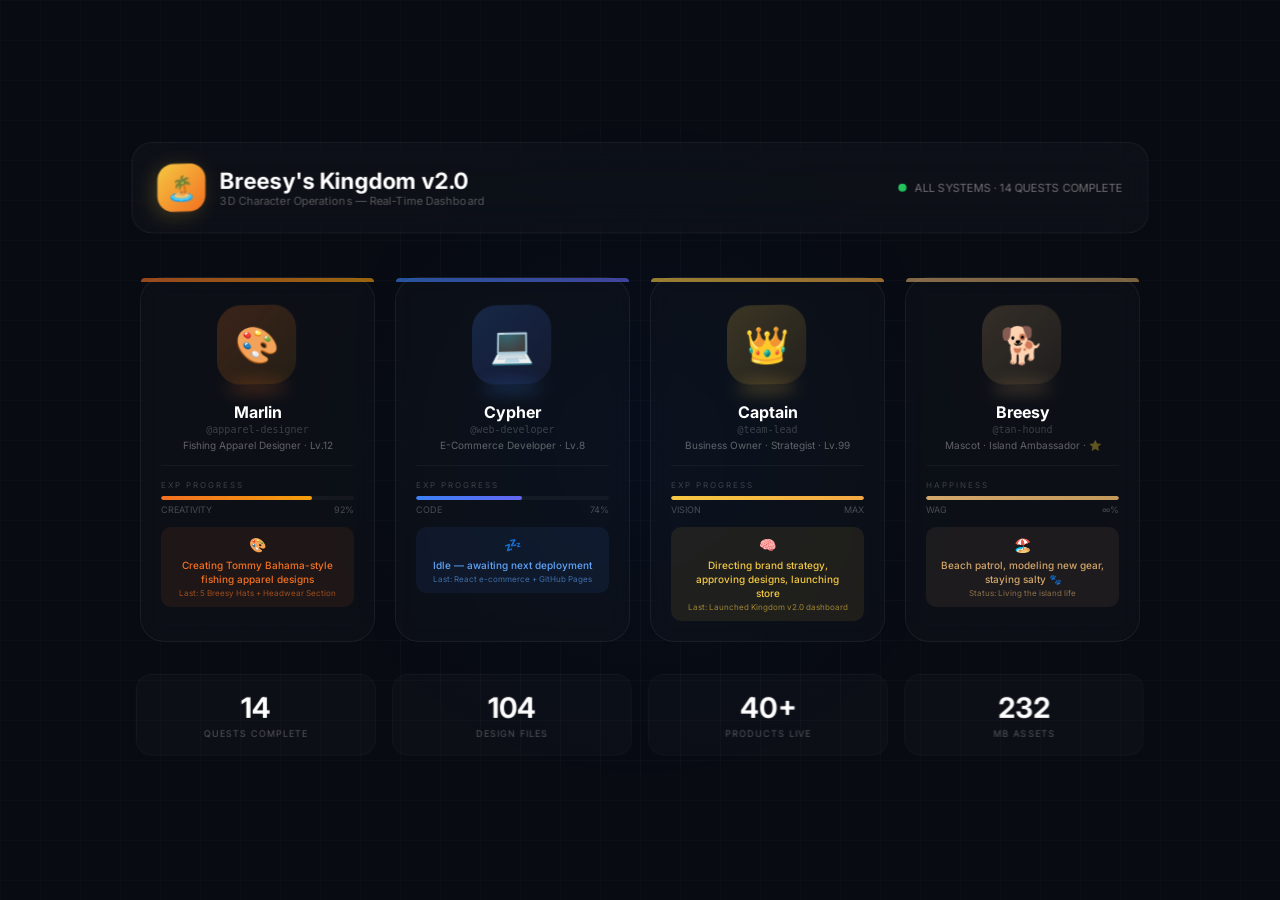
<file: kingdom-v2.html>
<!DOCTYPE html>
<html lang="en">
<head>
    <meta charset="UTF-8">
    <meta name="viewport" content="width=device-width, initial-scale=1.0">
    <title>Breesy's Kingdom v2.0 — 3D Characters</title>
    <link href="https://fonts.googleapis.com/css2?family=Inter:wght@200;300;400;500;600;700;800&display=swap" rel="stylesheet">
    <style>
        * { margin: 0; padding: 0; box-sizing: border-box; }
        body { background: #080b12; min-height: 100vh; font-family: 'Inter', sans-serif; padding: 20px; display: flex; justify-content: center; align-items: center; perspective: 1200px; }
        .kingdom { max-width: 1000px; width: 100%; transform-style: preserve-3d; }
        .bg-grid { position: fixed; top: 0; left: 0; right: 0; bottom: 0; background-image: linear-gradient(rgba(255,255,255,0.02) 1px, transparent 1px), linear-gradient(90deg, rgba(255,255,255,0.02) 1px, transparent 1px); background-size: 40px 40px; z-index: 0; pointer-events: none; }
        .bg-glow { position: fixed; top: 50%; left: 50%; transform: translate(-50%, -50%); width: 800px; height: 800px; background: radial-gradient(circle, rgba(0,100,255,0.04) 0%, transparent 60%); z-index: 0; pointer-events: none; }
        .header { position: relative; z-index: 2; display: flex; justify-content: space-between; align-items: center; padding: 20px 24px; margin-bottom: 40px; background: rgba(255,255,255,0.02); border: 1px solid rgba(255,255,255,0.06); border-radius: 20px; backdrop-filter: blur(20px); transform: translateZ(20px); }
        .header-left { display: flex; align-items: center; gap: 14px; }
        .logo-3d { width: 48px; height: 48px; background: linear-gradient(135deg, #f5c842, #f37021); border-radius: 16px; display: flex; align-items: center; justify-content: center; font-size: 24px; transform: rotateX(10deg) rotateY(-10deg); box-shadow: -4px 4px 20px rgba(245,200,66,0.2); }
        .header-title h1 { font-size: 22px; font-weight: 700; color: #fff; }
        .header-title .sub { font-size: 11px; color: rgba(255,255,255,0.3); }
        .header-status { display: flex; align-items: center; gap: 8px; font-size: 11px; color: rgba(255,255,255,0.4); }
        .pulse-dot { width: 8px; height: 8px; background: #22c55e; border-radius: 50%; animation: pulse 2s infinite; }
        @keyframes pulse { 0%,100%{opacity:1;box-shadow:0 0 8px #22c55e} 50%{opacity:0.5;box-shadow:0 0 16px #22c55e} }
        .char-grid { display: grid; grid-template-columns: repeat(4, 1fr); gap: 20px; position: relative; z-index: 2; transform-style: preserve-3d; }
        .char-card-3d { background: rgba(255,255,255,0.02); border: 1px solid rgba(255,255,255,0.06); border-radius: 24px; padding: 28px 20px 20px; transform-style: preserve-3d; transition: all 0.4s cubic-bezier(0.34, 1.56, 0.64, 1); position: relative; backdrop-filter: blur(10px); cursor: pointer; }
        .char-card-3d:hover { transform: translateZ(30px) rotateX(2deg) rotateY(-3deg); box-shadow: -10px 20px 50px rgba(0,0,0,0.4); border-color: rgba(255,255,255,0.12); }
        .char-card-3d::before { content: ''; position: absolute; top: 0; left: 0; right: 0; height: 4px; border-radius: 24px 24px 0 0; opacity: 0.6; }
        .c-designer::before { background: linear-gradient(90deg, #f37021, #f59e0b); }
        .c-webdev::before { background: linear-gradient(90deg, #3b82f6, #6366f1); }
        .c-lead::before { background: linear-gradient(90deg, #f5c842, #f5a842); }
        .c-breesy::before { background: linear-gradient(90deg, #d4a76a, #c49a5a); }
        .avatar-3d { width: 80px; height: 80px; margin: 0 auto 16px; border-radius: 24px; display: flex; align-items: center; justify-content: center; font-size: 36px; transform: rotateX(8deg) rotateY(-8deg) translateZ(10px); transition: transform 0.4s; position: relative; }
        .char-card-3d:hover .avatar-3d { transform: rotateX(4deg) rotateY(-4deg) translateZ(20px) scale(1.05); }
        .avatar-3d .shadow { position: absolute; bottom: -8px; left: 50%; transform: translateX(-50%); width: 60px; height: 10px; border-radius: 50%; filter: blur(8px); z-index: -1; }
        .c-designer .avatar-3d { background: linear-gradient(135deg, rgba(243,112,33,0.2), rgba(245,158,11,0.1)); } .c-designer .shadow { background: rgba(243,112,33,0.3); }
        .c-webdev .avatar-3d { background: linear-gradient(135deg, rgba(59,130,246,0.2), rgba(99,102,241,0.1)); } .c-webdev .shadow { background: rgba(59,130,246,0.3); }
        .c-lead .avatar-3d { background: linear-gradient(135deg, rgba(245,200,66,0.2), rgba(245,168,66,0.1)); } .c-lead .shadow { background: rgba(245,200,66,0.3); }
        .c-breesy .avatar-3d { background: linear-gradient(135deg, rgba(212,167,106,0.2), rgba(196,154,90,0.1)); } .c-breesy .shadow { background: rgba(212,167,106,0.3); }
        .char-name-3d { font-size: 16px; font-weight: 700; color: #fff; text-align: center; }
        .char-code { font-size: 10px; color: rgba(255,255,255,0.2); text-align: center; font-family: monospace; margin-top: 2px; }
        .char-role-3d { font-size: 10px; color: rgba(255,255,255,0.35); text-align: center; margin-top: 4px; }
        .status-section { margin-top: 14px; padding-top: 14px; border-top: 1px solid rgba(255,255,255,0.04); }
        .status-label { font-size: 8px; text-transform: uppercase; letter-spacing: 2px; color: rgba(255,255,255,0.2); margin-bottom: 6px; }
        .stat-bar { height: 4px; background: rgba(255,255,255,0.04); border-radius: 4px; overflow: hidden; margin-bottom: 4px; }
        .stat-bar .fill { height: 100%; border-radius: 4px; }
        .c-designer .stat-bar .fill { background: linear-gradient(90deg, #f37021, #f59e0b); width:78%; }
        .c-webdev .stat-bar .fill { background: linear-gradient(90deg, #3b82f6, #6366f1); width:55%; }
        .c-lead .stat-bar .fill { background: linear-gradient(90deg, #f5c842, #f5a842); width:100%; }
        .c-breesy .stat-bar .fill { background: linear-gradient(90deg, #d4a76a, #c49a5a); width:100%; }
        .stat-row { display: flex; justify-content: space-between; font-size: 9px; color: rgba(255,255,255,0.25); }
        .task-tag { margin-top: 12px; padding: 8px 12px; border-radius: 10px; font-size: 10px; line-height: 1.4; text-align: center; }
        .c-designer .task-tag { background: rgba(243,112,33,0.08); color: #f37021; }
        .c-webdev .task-tag { background: rgba(59,130,246,0.08); color: #60a5fa; }
        .c-lead .task-tag { background: rgba(245,200,66,0.08); color: #f5c842; }
        .c-breesy .task-tag { background: rgba(212,167,106,0.08); color: #d4a76a; }
        .task-tag .task-icon { font-size: 14px; display: block; margin-bottom: 4px; }
        .task-tag .task-text { font-weight: 500; }
        .task-tag .task-sub { font-size: 8px; opacity: 0.6; margin-top: 2px; }
        .bottom-stats { margin-top: 30px; display: grid; grid-template-columns: repeat(4, 1fr); gap: 16px; position: relative; z-index: 2; transform: translateZ(10px); }
        .stat-block-3d { background: rgba(255,255,255,0.02); border: 1px solid rgba(255,255,255,0.04); border-radius: 16px; padding: 16px; text-align: center; backdrop-filter: blur(10px); }
        .stat-block-3d .num { font-size: 28px; font-weight: 700; color: #fff; }
        .stat-block-3d .lbl { font-size: 9px; color: rgba(255,255,255,0.3); text-transform: uppercase; letter-spacing: 1px; margin-top: 2px; }
        .num-o { color: #f37021; } .num-b { color: #60a5fa; } .num-g { color: #f5c842; } .num-gr { color: #22c55e; }
        @media (max-width: 800px) { .char-grid { grid-template-columns: repeat(2, 1fr); } .bottom-stats { grid-template-columns: repeat(2, 1fr); } .header { flex-direction: column; gap: 12px; text-align: center; } }
        @media (max-width: 500px) { .char-grid { grid-template-columns: 1fr; } }
    </style>
</head>
<body>
<div class="bg-grid"></div>
<div class="bg-glow"></div>
<div class="kingdom">
    <div class="header">
        <div class="header-left">
            <div class="logo-3d">🏝️</div>
            <div class="header-title">
                <h1>Breesy's Kingdom v2.0</h1>
                <div class="sub">3D Character Operations — Real-Time Dashboard</div>
            </div>
        </div>
        <div class="header-status">
            <span class="pulse-dot"></span>
            ALL SYSTEMS · 14 QUESTS COMPLETE
        </div>
    </div>

    <div class="char-grid">
        <!-- Designer: Marlin -->
        <div class="char-card-3d c-designer">
            <div class="avatar-3d">🎨<div class="shadow"></div></div>
            <div class="char-name-3d">Marlin</div>
            <div class="char-code">@apparel-designer</div>
            <div class="char-role-3d">Fishing Apparel Designer · Lv.12</div>
            <div class="status-section">
                <div class="status-label">EXP Progress</div>
                <div class="stat-bar"><div class="fill"></div></div>
                <div class="stat-row"><span>CREATIVITY</span><span>92%</span></div>
            </div>
            <div class="task-tag">
                <span class="task-icon">🎨</span>
                <div class="task-text">Creating Tommy Bahama-style fishing apparel designs</div>
                <div class="task-sub">Last: 5 Breesy Hats + Headwear Section</div>
            </div>
        </div>

        <!-- Web Dev: Cypher -->
        <div class="char-card-3d c-webdev">
            <div class="avatar-3d">💻<div class="shadow"></div></div>
            <div class="char-name-3d">Cypher</div>
            <div class="char-code">@web-developer</div>
            <div class="char-role-3d">E-Commerce Developer · Lv.8</div>
            <div class="status-section">
                <div class="status-label">EXP Progress</div>
                <div class="stat-bar"><div class="fill"></div></div>
                <div class="stat-row"><span>CODE</span><span>74%</span></div>
            </div>
            <div class="task-tag">
                <span class="task-icon">💤</span>
                <div class="task-text">Idle — awaiting next deployment</div>
                <div class="task-sub">Last: React e-commerce + GitHub Pages</div>
            </div>
        </div>

        <!-- Lead: Captain -->
        <div class="char-card-3d c-lead">
            <div class="avatar-3d">👑<div class="shadow"></div></div>
            <div class="char-name-3d">Captain</div>
            <div class="char-code">@team-lead</div>
            <div class="char-role-3d">Business Owner · Strategist · Lv.99</div>
            <div class="status-section">
                <div class="status-label">EXP Progress</div>
                <div class="stat-bar"><div class="fill"></div></div>
                <div class="stat-row"><span>VISION</span><span>MAX</span></div>
            </div>
            <div class="task-tag">
                <span class="task-icon">🧠</span>
                <div class="task-text">Directing brand strategy, approving designs, launching store</div>
                <div class="task-sub">Last: Launched Kingdom v2.0 dashboard</div>
            </div>
        </div>

        <!-- Breesy -->
        <div class="char-card-3d c-breesy">
            <div class="avatar-3d">🐕<div class="shadow"></div></div>
            <div class="char-name-3d">Breesy</div>
            <div class="char-code">@tan-hound</div>
            <div class="char-role-3d">Mascot · Island Ambassador · ⭐</div>
            <div class="status-section">
                <div class="status-label">HAPPINESS</div>
                <div class="stat-bar"><div class="fill"></div></div>
                <div class="stat-row"><span>WAG</span><span>∞%</span></div>
            </div>
            <div class="task-tag">
                <span class="task-icon">🏖️</span>
                <div class="task-text">Beach patrol, modeling new gear, staying salty 🐾</div>
                <div class="task-sub">Status: Living the island life</div>
            </div>
        </div>
    </div>

    <div class="bottom-stats">
        <div class="stat-block-3d"><div class="num num-o">14</div><div class="lbl">Quests Complete</div></div>
        <div class="stat-block-3d"><div class="num num-b">104</div><div class="lbl">Design Files</div></div>
        <div class="stat-block-3d"><div class="num num-g">40+</div><div class="lbl">Products Live</div></div>
        <div class="stat-block-3d"><div class="num num-gr">232</div><div class="lbl">MB Assets</div></div>
    </div>
</div>
</body>
</html>
</file>
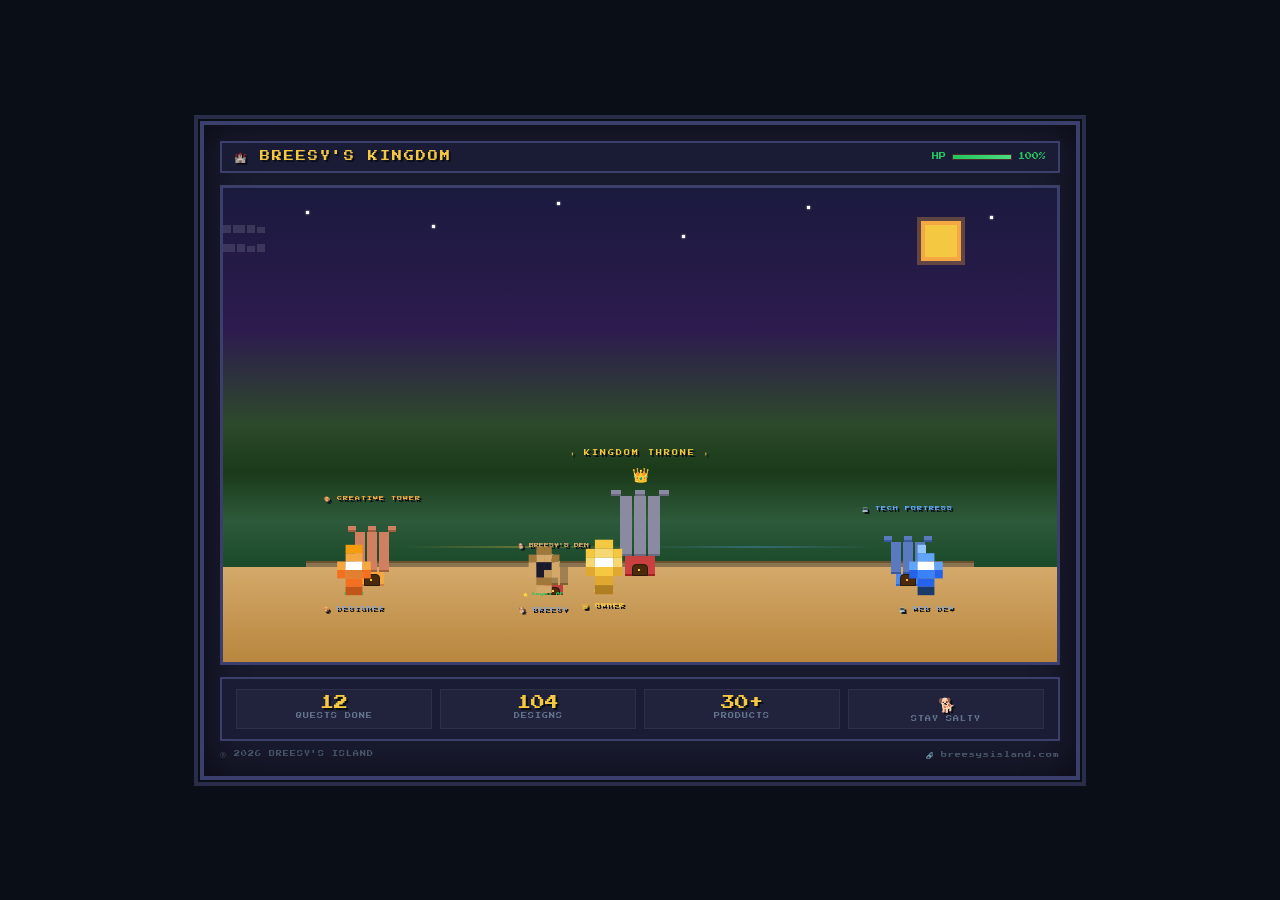
<file: kingdom.html>
<!DOCTYPE html>
<html lang="en">
<head>
    <meta charset="UTF-8">
    <meta name="viewport" content="width=device-width, initial-scale=1.0">
    <title>Breesy's Kingdom — 16-Bit Hierarchy</title>
    <style>
        @import url('https://fonts.googleapis.com/css2?family=Press+Start+2P&display=swap');

        * { margin: 0; padding: 0; box-sizing: border-box; }

        body {
            background: #0a0e17;
            display: flex;
            justify-content: center;
            align-items: center;
            min-height: 100vh;
            font-family: 'Press Start 2P', monospace;
            padding: 16px;
            image-rendering: pixelated;
        }

        .gameboy {
            max-width: 880px;
            width: 100%;
            background: #181a2e;
            border: 4px solid #3b3f6b;
            padding: 16px;
            box-shadow: 
                0 0 0 2px #0a0e17,
                0 0 0 6px #2a2d4a,
                inset 0 0 40px rgba(0,0,0,0.6);
            position: relative;
        }

        /* ===== SCREEN TOP BAR ===== */
        .screen-top {
            display: flex;
            justify-content: space-between;
            align-items: center;
            background: #1a1c36;
            border: 2px solid #3b3f6b;
            padding: 8px 12px;
            margin-bottom: 12px;
        }
        .screen-top .title {
            font-size: 10px;
            color: #f5c842;
            letter-spacing: 2px;
            text-shadow: 2px 2px 0 #0a0e17;
        }
        .screen-top .hp-bar {
            display: flex;
            align-items: center;
            gap: 6px;
        }
        .screen-top .hp-fill {
            width: 60px;
            height: 6px;
            background: #2a1a1a;
            border: 1px solid #4a2a2a;
        }
        .screen-top .hp-fill .fill {
            width: 100%;
            height: 100%;
            background: linear-gradient(90deg, #22c55e, #4ade80);
        }
        .screen-top .hp-text {
            font-size: 7px;
            color: #22c55e;
        }

        /* ===== WORLD MAP ===== */
        .world {
            position: relative;
            background: linear-gradient(180deg, 
                #1a1a3e 0%, #2d1b4e 30%, 
                #2d4a2a 50%, #1a3a1a 60%,
                #2d5a3a 70%, #1a4a2a 80%,
                #d4a96a 85%, #b8863e 90%, #6b4f12 100%
            );
            border: 3px solid #3b3f6b;
            min-height: 480px;
            position: relative;
            overflow: hidden;
            image-rendering: pixelated;
        }

        /* ===== PIXEL SKY ===== */
        .pixel-sky {
            position: absolute;
            top: 0; left: 0; right: 0;
            height: 45%;
            background: linear-gradient(180deg, #1a1a3e 0%, #2d1b4e 40%, #2d4a2a 100%);
        }
        .pixel-star {
            position: absolute;
            width: 3px; height: 3px;
            background: #fff;
            box-shadow: 0 0 2px #fff;
            animation: pixelTwinkle 2s step-end infinite;
        }
        @keyframes pixelTwinkle {
            0%,100% { opacity: 1; }
            50% { opacity: 0.3; }
        }

        /* ===== PIXEL SUN ===== */
        .pixel-sun {
            position: absolute;
            top: 8%; right: 12%;
            width: 32px; height: 32px;
            background: #f5c842;
            box-shadow: 0 0 0 4px #f5a842, 0 0 0 8px rgba(245,168,66,0.3);
        }

        /* ===== PIXEL CLOUDS ===== */
        .pixel-cloud {
            position: absolute;
            display: flex;
            gap: 2px;
            animation: pixelCloudScroll 40s linear infinite;
        }
        @keyframes pixelCloudScroll {
            from { transform: translateX(-100px); }
            to { transform: translateX(calc(100vw)); }
        }
        .pixel-cloud .p {
            width: 8px; height: 8px;
            background: rgba(255,255,255,0.12);
        }
        .pixel-cloud .p2 { width: 12px; height: 8px; }
        .pixel-cloud .p3 { width: 8px; height: 6px; margin-top: 2px; }

        /* ===== GROUND ===== */
        .ground {
            position: absolute;
            bottom: 0; left: 0; right: 0;
            height: 20%;
            background: linear-gradient(180deg, #d4a96a, #b8863e);
        }
        .ground-tile {
            position: absolute;
            width: 16px; height: 8px;
            background: #c49a4a;
            border-bottom: 2px solid #8b6914;
        }
        .grass-tile {
            position: absolute;
            width: 16px; height: 8px;
            background: #3a7a2a;
            border-bottom: 2px solid #2a5a1a;
        }

        /* ===== CASTLES ===== */
        .castle {
            position: absolute;
            image-rendering: pixelated;
        }

        /* Castle Base Styles */
        .castle-body {
            position: relative;
            display: flex;
            flex-direction: column;
            align-items: center;
        }

        /* Castle walls (pixel bricks) */
        .castle-walls {
            display: flex;
            gap: 2px;
        }
        .castle-walls .brick {
            width: 8px;
            background: #8a8aa0;
            border-bottom: 2px solid #6a6a80;
        }

        /* Castle Roof */
        .castle-roof {
            display: flex;
            align-items: flex-end;
        }
        .castle-roof .r-block {
            width: 8px;
            background: #c94040;
            border-bottom: 2px solid #a02020;
        }

        /* Battlements */
        .battlement {
            display: flex;
            gap: 2px;
        }
        .battlement .b {
            width: 8px; height: 6px;
            background: #8a8aa0;
            border-bottom: 2px solid #6a6a80;
        }
        .battlement .b-space {
            width: 8px; height: 6px;
        }

        /* Castle Door */
        .castle-door {
            position: absolute;
            bottom: 0;
            left: 50%;
            transform: translateX(-50%);
        }
        .castle-door .arch {
            width: 16px; height: 12px;
            background: #4a2a0a;
            border-radius: 4px 4px 0 0;
            border: 1px solid #2a1a0a;
        }
        .castle-door .arch::after {
            content: '·';
            position: absolute;
            top: 50%;
            left: 50%;
            transform: translate(-50%, -50%);
            color: #f5c842;
            font-size: 8px;
        }

        /* ===== CASTLE 1: KINGDOM (Owner) ===== */
        .castle-kingdom {
            bottom: 18%;
            left: 50%;
            transform: translateX(-50%);
            z-index: 5;
        }
        .castle-kingdom .castle-walls { height: 60px; }
        .castle-kingdom .castle-walls .brick { height: 60px; }
        .castle-kingdom .battlement .b,
        .castle-kingdom .battlement .b-space { width: 10px; }
        .castle-kingdom .castle-roof .r-block { height: 20px; }
        .castle-kingdom .flag {
            position: absolute;
            top: -24px;
            left: 50%;
            transform: translateX(-50%);
            font-size: 14px;
            animation: flagWave 1s step-end infinite;
        }
        @keyframes flagWave {
            0%,100% { transform: translateX(-50%) rotate(-3deg); }
            50% { transform: translateX(-50%) rotate(3deg); }
        }
        .castle-kingdom .castle-label {
            position: absolute;
            top: -40px;
            left: 50%;
            transform: translateX(-50%);
            font-size: 6px;
            color: #f5c842;
            text-shadow: 2px 2px 0 #0a0e17;
            white-space: nowrap;
            letter-spacing: 2px;
        }

        /* ===== CASTLE 2: CREATIVE TOWER (Designer) ===== */
        .castle-designer {
            bottom: 16%;
            left: 15%;
            z-index: 4;
        }
        .castle-designer .castle-walls { height: 40px; }
        .castle-designer .castle-walls .brick { height: 40px; background: #d08060; border-color: #a06040; }
        .castle-designer .castle-roof .r-block { height: 14px; background: #f5a842; border-color: #d08040; }
        .castle-designer .battlement .b { background: #d08060; border-color: #a06040; }
        .castle-designer .castle-label {
            position: absolute;
            top: -30px;
            left: 50%;
            transform: translateX(-50%);
            font-size: 5px;
            color: #f5a842;
            text-shadow: 2px 2px 0 #0a0e17;
            white-space: nowrap;
            letter-spacing: 1px;
        }

        /* ===== CASTLE 3: TECH FORTRESS (Web Dev) ===== */
        .castle-webdev {
            bottom: 16%;
            right: 15%;
            z-index: 4;
        }
        .castle-webdev .castle-walls { height: 32px; }
        .castle-webdev .castle-walls .brick { height: 32px; background: #5a7ac0; border-color: #3a5aa0; }
        .castle-webdev .castle-roof .r-block { height: 12px; background: #4a8af0; border-color: #2a6ad0; }
        .castle-webdev .battlement .b { background: #5a7ac0; border-color: #3a5aa0; }
        .castle-webdev .castle-label {
            position: absolute;
            top: -30px;
            left: 50%;
            transform: translateX(-50%);
            font-size: 5px;
            color: #60a5fa;
            text-shadow: 2px 2px 0 #0a0e17;
            white-space: nowrap;
            letter-spacing: 1px;
        }

        /* ===== CASTLE 4: BREESY'S DOGHOUSE ===== */
        .castle-breesy {
            bottom: 14%;
            left: 38%;
            z-index: 3;
        }
        .castle-breesy .castle-walls { height: 18px; }
        .castle-breesy .castle-walls .brick { height: 18px; background: #a08050; border-color: #806030; }
        .castle-breesy .castle-roof .r-block { height: 10px; background: #c04040; border-color: #a02020; }
        .castle-breesy .castle-label {
            position: absolute;
            top: -24px;
            left: 50%;
            transform: translateX(-50%);
            font-size: 5px;
            color: #d4a76a;
            text-shadow: 2px 2px 0 #0a0e17;
            white-space: nowrap;
        }
        .castle-breesy .bone-flag {
            position: absolute;
            top: -14px;
            left: 50%;
            transform: translateX(-50%);
            font-size: 10px;
            animation: flagWave 1.5s step-end infinite;
        }

        /* ===== 16-BIT CHARACTER SPRITES ===== */
        .sprite-area {
            position: absolute;
            bottom: 15%;
            left: 0; right: 0;
            height: 80px;
            z-index: 10;
        }

        .pixel-char {
            position: absolute;
            bottom: 0;
            image-rendering: pixelated;
        }

        /* Generic pixel character frame */
        .pixel-char .sp body {
            position: relative;
        }
        .pixel-char .sp-body {
            display: grid;
            grid-template-columns: repeat(3, 6px);
            grid-template-rows: repeat(6, 6px);
            gap: 0;
        }

        /* Designer Sprite */
        .char-designer-sprite { left: 14%; bottom: -4px; }
        .char-designer-sprite .sp-body {
            display: grid;
            grid-template-columns: repeat(3, 6px);
            grid-template-rows: repeat(6, 6px);
        }
        .pixel { width: 6px; height: 6px; image-rendering: pixelated; }

        /* Build pixel sprites using inline-block */
        .sprite-grid {
            display: grid;
            gap: 0;
            image-rendering: pixelated;
        }
        .s-grid { display: inline-block; }
        .sg { display: inline-block; width: 6px; height: 6px; line-height: 0; font-size: 0; vertical-align: top; }

        /* Row-based sprites */
        .sprite {
            display: inline-block;
            position: relative;
        }
        .sprite .r { display: flex; }
        .sprite .p { width: 7px; height: 7px; display: inline-block; }

        /* Character sprite builder */
        .char-sprite {
            display: flex;
            flex-direction: column;
            align-items: center;
            gap: 0;
        }
        .char-sprite .row { display: flex; }
        .char-sprite .pix {
            width: 7px;
            height: 7px;
            flex-shrink: 0;
        }

        /* ===== DESIGNER SPRITE (orange) ===== */
        .sprite-designer { transform: scale(1.2); }
        .sprite-designer .pix.t { background: transparent; }
        .sprite-designer .pix.h { background: #f5a842; }
        .sprite-designer .pix.e { background: #fff; }
        .sprite-designer .pix.b { background: #e08030; }
        .sprite-designer .pix.o { background: #f37021; }
        .sprite-designer .pix.d { background: #c0561a; }
        .sprite-designer .pix.s { background: #f59e0b; /* hat */ }

        /* ===== WEB DEV SPRITE (blue) ===== */
        .sprite-webdev { transform: scale(1.2); }
        .sprite-webdev .pix.t { background: transparent; }
        .sprite-webdev .pix.h { background: #60a5fa; }
        .sprite-webdev .pix.e { background: #fff; }
        .sprite-webdev .pix.b { background: #3b82f6; }
        .sprite-webdev .pix.o { background: #2563eb; }
        .sprite-webdev .pix.d { background: #1a3a6a; }
        .sprite-webdev .pix.s { background: #93c5fd; }

        /* ===== LEAD SPRITE (gold) ===== */
        .sprite-lead { transform: scale(1.3); z-index: 11; }
        .sprite-lead .pix.t { background: transparent; }
        .sprite-lead .pix.h { background: #f5d872; }
        .sprite-lead .pix.e { background: #fff; }
        .sprite-lead .pix.b { background: #f5c842; }
        .sprite-lead .pix.o { background: #e0a830; }
        .sprite-lead .pix.d { background: #b08020; }
        .sprite-lead .pix.s { background: #f5a842; }
        .sprite-lead .pix.c { background: #f5c842; } /* crown */

        /* ===== BREESY SPRITE (tan dog) ===== */
        .sprite-breesy { transform: scale(1.1); }
        .sprite-breesy .pix.t { background: transparent; }
        .sprite-breesy .pix.h { background: #d4a76a; }
        .sprite-breesy .pix.e { background: #1a1a2e; }
        .sprite-breesy .pix.n { background: #1a1a2e; } /* nose */
        .sprite-breesy .pix.b { background: #c49a5a; }
        .sprite-breesy .pix.o { background: #a0793a; }
        .sprite-breesy .pix.d { background: #806030; }
        .sprite-breesy .pix.s { background: #a0793a; } /* spots */
        .sprite-breesy .pix.p { background: #d4a76a; } /* paw */

        /* ===== CHARACTER LABELS ===== */
        .char-label {
            position: absolute;
            bottom: -16px;
            left: 50%;
            transform: translateX(-50%);
            font-size: 5px;
            color: #94a3b8;
            text-shadow: 2px 2px 0 #0a0e17;
            white-space: nowrap;
            letter-spacing: 1px;
            text-align: center;
        }
        .char-level {
            font-size: 4px;
            color: #22c55e;
            text-align: center;
            margin-top: 1px;
        }

        /* ===== ACTION BUBBLES (pixel style) ===== */
        .pixel-bubble {
            position: absolute;
            top: -28px;
            left: 50%;
            transform: translateX(-50%);
            background: #fff;
            color: #0a0e17;
            padding: 3px 6px;
            font-size: 5px;
            white-space: nowrap;
            border: 2px solid #3b3f6b;
            box-shadow: 2px 2px 0 #0a0e17;
            opacity: 0;
            transition: opacity 0.3s;
            pointer-events: none;
            z-index: 20;
            font-family: 'Press Start 2P', monospace;
        }
        .pixel-bubble::after {
            content: '';
            position: absolute;
            bottom: -6px;
            left: 50%;
            transform: translateX(-50%);
            width: 0;
            height: 0;
            border-left: 4px solid transparent;
            border-right: 4px solid transparent;
            border-top: 4px solid #fff;
        }
        .castle:hover .pixel-bubble { opacity: 1; }
        .sprite-area:hover + .pixel-bubble { opacity: 1; }

        /* ===== STATUS PANEL ===== */
        .status-panel {
            background: #1a1c36;
            border: 2px solid #3b3f6b;
            padding: 10px 14px;
            margin-top: 12px;
            display: grid;
            grid-template-columns: repeat(4, 1fr);
            gap: 8px;
        }
        .pixel-stat {
            text-align: center;
            padding: 6px;
            background: rgba(255,255,255,0.03);
            border: 1px solid rgba(255,255,255,0.06);
        }
        .pixel-stat .pixel-num {
            font-size: 14px;
            color: #f5c842;
            text-shadow: 2px 2px 0 #0a0e17;
        }
        .pixel-stat .pixel-lbl {
            font-size: 6px;
            color: #64748b;
            margin-top: 3px;
            letter-spacing: 1px;
        }

        /* ===== PATH BETWEEN CASTLES ===== */
        .path {
            position: absolute;
            bottom: 20%;
            left: 10%;
            right: 10%;
            height: 6px;
            background: #8b7350;
            border-top: 2px solid #6b5330;
            z-index: 2;
        }
        .path-tile {
            position: absolute;
            width: 12px; height: 4px;
            background: #9b8360;
            bottom: 20%;
            transform: translateX(-50%);
        }

        /* ===== HIERARCHY LINES ===== */
        .hierarchy-line {
            position: absolute;
            z-index: 1;
            opacity: 0.3;
        }
        .hl1 {
            bottom: 24%;
            left: 22%;
            width: 28%;
            height: 2px;
            background: linear-gradient(90deg, transparent, #f5c842, transparent);
        }
        .hl2 {
            bottom: 24%;
            right: 22%;
            width: 28%;
            height: 2px;
            background: linear-gradient(90deg, transparent, #60a5fa, transparent);
        }

        /* ===== RESPONSIVE ===== */
        @media (max-width: 700px) {
            .gameboy { padding: 8px; }
            .screen-top .title { font-size: 7px; }
            .world { min-height: 360px; }
            .status-panel { grid-template-columns: repeat(2, 1fr); }
            .castle-kingdom { left: 50%; transform: translateX(-50%); }
            .castle-designer { left: 5%; }
            .castle-webdev { right: 5%; }
            .castle-breesy { left: 35%; }
            .sprite-designer { left: 8%; }
            .sprite-webdev { right: 8%; }
            .sprite-lead { left: 42%; }
            .sprite-breesy { left: 35%; }
        }
    </style>
</head>
<body>
<div class="gameboy">
    <!-- Screen Top Bar -->
    <div class="screen-top">
        <div class="title">🏰 BREESY'S KINGDOM</div>
        <div class="hp-bar">
            <span class="hp-text">HP</span>
            <div class="hp-fill"><div class="fill"></div></div>
            <span class="hp-text">100%</span>
        </div>
    </div>

    <!-- World Map -->
    <div class="world" id="world">
        <!-- Stars -->
        <div class="pixel-star" style="top:5%;left:10%;animation-delay:0s;"></div>
        <div class="pixel-star" style="top:8%;left:25%;animation-delay:1s;"></div>
        <div class="pixel-star" style="top:3%;left:40%;animation-delay:0.5s;"></div>
        <div class="pixel-star" style="top:10%;left:55%;animation-delay:1.5s;"></div>
        <div class="pixel-star" style="top:4%;left:70%;animation-delay:2s;"></div>
        <div class="pixel-star" style="top:9%;left:85%;animation-delay:0.8s;"></div>
        <div class="pixel-star" style="top:6%;left:92%;animation-delay:1.2s;"></div>

        <!-- Sun -->
        <div class="pixel-sun"></div>

        <!-- Clouds -->
        <div class="pixel-cloud" style="top:12%;animation-delay:0s;">
            <div class="p p2"></div><div class="p"></div><div class="p p3"></div><div class="p"></div>
        </div>
        <div class="pixel-cloud" style="top:8%;animation-delay:15s;animation-duration:50s;">
            <div class="p"></div><div class="p p2"></div><div class="p"></div><div class="p p3"></div>
        </div>

        <!-- Ground tiles -->
        <div class="ground"></div>

        <!-- Path -->
        <div class="path"></div>

        <!-- Hierarchy lines -->
        <div class="hierarchy-line hl1"></div>
        <div class="hierarchy-line hl2"></div>

        <!-- ===== CASTLE: OWNER (Center - Highest) ===== -->
        <div class="castle castle-kingdom" id="castle-lead">
            <div class="pixel-bubble" style="top:-50px;">Directing the Kingdom 👑</div>
            <div class="castle-label">⬆ KINGDOM THRONE ⬆</div>
            <div class="flag">👑</div>
            <div class="castle-body">
                <div class="battlement">
                    <div class="b"></div><div class="b-space"></div>
                    <div class="b"></div><div class="b-space"></div>
                    <div class="b"></div>
                </div>
                <div class="castle-walls">
                    <div class="brick" style="width:12px;"></div>
                    <div class="brick" style="width:12px;"></div>
                    <div class="brick" style="width:12px;"></div>
                </div>
                <div class="castle-roof">
                    <div class="r-block" style="width:10px;"></div>
                    <div class="r-block" style="width:10px;"></div>
                    <div class="r-block" style="width:10px;"></div>
                </div>
                <div class="castle-door">
                    <div class="arch"></div>
                </div>
            </div>
        </div>

        <!-- ===== CASTLE: DESIGNER (Left Tower) ===== -->
        <div class="castle castle-designer" id="castle-designer">
            <div class="pixel-bubble" style="top:-40px;">Creating masterpieces 🎨</div>
            <div class="castle-label">🎨 CREATIVE TOWER</div>
            <div class="castle-body">
                <div class="battlement">
                    <div class="b"></div><div class="b-space"></div>
                    <div class="b"></div><div class="b-space"></div>
                    <div class="b"></div>
                </div>
                <div class="castle-walls">
                    <div class="brick" style="width:10px;"></div>
                    <div class="brick" style="width:10px;"></div>
                    <div class="brick" style="width:10px;"></div>
                </div>
                <div class="castle-roof">
                    <div class="r-block" style="width:8px;"></div>
                    <div class="r-block" style="width:8px;"></div>
                    <div class="r-block" style="width:8px;"></div>
                </div>
                <div class="castle-door">
                    <div class="arch"></div>
                </div>
            </div>
        </div>

        <!-- ===== CASTLE: WEB DEV (Right Tower) ===== -->
        <div class="castle castle-webdev" id="castle-webdev">
            <div class="pixel-bubble" style="top:-40px;">Deploying code 💻</div>
            <div class="castle-label">💻 TECH FORTRESS</div>
            <div class="castle-body">
                <div class="battlement">
                    <div class="b"></div><div class="b-space"></div>
                    <div class="b"></div><div class="b-space"></div>
                    <div class="b"></div>
                </div>
                <div class="castle-walls">
                    <div class="brick" style="width:10px;"></div>
                    <div class="brick" style="width:10px;"></div>
                    <div class="brick" style="width:10px;"></div>
                </div>
                <div class="castle-roof">
                    <div class="r-block" style="width:8px;"></div>
                    <div class="r-block" style="width:8px;"></div>
                    <div class="r-block" style="width:8px;"></div>
                </div>
                <div class="castle-door">
                    <div class="arch"></div>
                </div>
            </div>
        </div>

        <!-- ===== CASTLE: BREESY'S DOGHOUSE ===== -->
        <div class="castle castle-breesy" id="castle-breesy">
            <div class="pixel-bubble" style="top:-35px;">Woof! Stay Salty! 🐕</div>
            <div class="castle-label">🐕 BREESY'S DEN</div>
            <div class="bone-flag">🦴</div>
            <div class="castle-body">
                <div class="castle-walls">
                    <div class="brick" style="width:8px;"></div>
                    <div class="brick" style="width:8px;"></div>
                    <div class="brick" style="width:8px;"></div>
                </div>
                <div class="castle-roof">
                    <div class="r-block" style="width:6px;"></div>
                    <div class="r-block" style="width:6px;"></div>
                    <div class="r-block" style="width:6px;"></div>
                </div>
                <div class="castle-door">
                    <div class="arch" style="width:12px;height:8px;"></div>
                </div>
            </div>
        </div>

        <!-- ===== PIXEL SPRITE CHARACTERS ===== -->
        <div class="sprite-area">
            <!-- Designer Sprite -->
            <div class="pixel-char char-designer-sprite" style="left:14%;">
                <div class="pixel-bubble" style="top:-24px;">🎨 Painting...</div>
                <div class="char-sprite sprite-designer">
                    <div class="row"><div class="pix t"></div><div class="pix s"></div><div class="pix s"></div><div class="pix t"></div></div>
                    <div class="row"><div class="pix t"></div><div class="pix h"></div><div class="pix h"></div><div class="pix t"></div></div>
                    <div class="row"><div class="pix h"></div><div class="pix e"></div><div class="pix e"></div><div class="pix h"></div></div>
                    <div class="row"><div class="pix o"></div><div class="pix b"></div><div class="pix b"></div><div class="pix o"></div></div>
                    <div class="row"><div class="pix t"></div><div class="pix o"></div><div class="pix o"></div><div class="pix t"></div></div>
                    <div class="row"><div class="pix t"></div><div class="pix d"></div><div class="pix d"></div><div class="pix t"></div></div>
                </div>
                <div class="char-label">🎨 DESIGNER</div>
                <div class="char-level">Lv.12</div>
            </div>

            <!-- Web Dev Sprite -->
            <div class="pixel-char" style="right:14%;bottom:-4px;">
                <div class="pixel-bubble" style="top:-24px;">💻 Standing by...</div>
                <div class="char-sprite sprite-webdev">
                    <div class="row"><div class="pix t"></div><div class="pix s"></div><div class="pix t"></div><div class="pix t"></div></div>
                    <div class="row"><div class="pix t"></div><div class="pix h"></div><div class="pix h"></div><div class="pix t"></div></div>
                    <div class="row"><div class="pix h"></div><div class="pix e"></div><div class="pix e"></div><div class="pix h"></div></div>
                    <div class="row"><div class="pix o"></div><div class="pix b"></div><div class="pix b"></div><div class="pix o"></div></div>
                    <div class="row"><div class="pix t"></div><div class="pix o"></div><div class="pix o"></div><div class="pix t"></div></div>
                    <div class="row"><div class="pix t"></div><div class="pix d"></div><div class="pix d"></div><div class="pix t"></div></div>
                </div>
                <div class="char-label">💻 WEB DEV</div>
                <div class="char-level">Lv.8</div>
            </div>

            <!-- Lead Sprite (in front of kingdom castle) -->
            <div class="pixel-char" style="left:44%;bottom:-2px;z-index:12;">
                <div class="pixel-bubble" style="top:-24px;">👑 Ruling the Kingdom</div>
                <div class="char-sprite sprite-lead">
                    <div class="row"><div class="pix t"></div><div class="pix c"></div><div class="pix c"></div><div class="pix t"></div></div>
                    <div class="row"><div class="pix c"></div><div class="pix h"></div><div class="pix h"></div><div class="pix c"></div></div>
                    <div class="row"><div class="pix h"></div><div class="pix e"></div><div class="pix e"></div><div class="pix h"></div></div>
                    <div class="row"><div class="pix o"></div><div class="pix b"></div><div class="pix b"></div><div class="pix o"></div></div>
                    <div class="row"><div class="pix t"></div><div class="pix o"></div><div class="pix o"></div><div class="pix t"></div></div>
                    <div class="row"><div class="pix t"></div><div class="pix d"></div><div class="pix d"></div><div class="pix t"></div></div>
                </div>
                <div class="char-label" style="color:#f5c842;">👑 OWNER</div>
                <div class="char-level" style="color:#f5c842;">Lv.99</div>
            </div>

            <!-- Breesy Sprite -->
            <div class="pixel-char" style="left:36%;bottom:-6px;">
                <div class="pixel-bubble" style="top:-24px;">🐕 Beach patrol!</div>
                <div class="char-sprite sprite-breesy">
                    <div class="row"><div class="pix t"></div><div class="pix s"></div><div class="pix s"></div><div class="pix t"></div></div>
                    <div class="row"><div class="pix s"></div><div class="pix h"></div><div class="pix h"></div><div class="pix s"></div></div>
                    <div class="row"><div class="pix h"></div><div class="pix e"></div><div class="pix e"></div><div class="pix h"></div></div>
                    <div class="row"><div class="pix h"></div><div class="pix n"></div><div class="pix b"></div><div class="pix h"></div></div>
                    <div class="row"><div class="pix t"></div><div class="pix o"></div><div class="pix o"></div><div class="pix t"></div></div>
                    <div class="row"><div class="pix t"></div><div class="pix p"></div><div class="pix p"></div><div class="pix t"></div></div>
                </div>
                <div class="char-label">🐕 BREESY</div>
                <div class="char-level">⭐ Loyal AF</div>
            </div>
        </div>
    </div>

    <!-- Bottom Status Panel -->
    <div class="status-panel">
        <div class="pixel-stat">
            <div class="pixel-num">12</div>
            <div class="pixel-lbl">QUESTS DONE</div>
        </div>
        <div class="pixel-stat">
            <div class="pixel-num">104</div>
            <div class="pixel-lbl">DESIGNS</div>
        </div>
        <div class="pixel-stat">
            <div class="pixel-num">30+</div>
            <div class="pixel-lbl">PRODUCTS</div>
        </div>
        <div class="pixel-stat">
            <div class="pixel-num">🐕</div>
            <div class="pixel-lbl">STAY SALTY</div>
        </div>
    </div>

    <!-- Bottom Bar -->
    <div style="display:flex;justify-content:space-between;align-items:center;margin-top:10px;font-size:6px;color:#475569;letter-spacing:1px;">
        <span>Ⓡ 2026 BREESY'S ISLAND</span>
        <span>🔗 breesysisland.com</span>
    </div>
</div>

<script>
    // Animate sprites — bob up and down
    const sprites = document.querySelectorAll('.pixel-char');
    sprites.forEach((sprite, i) => {
        let y = 0;
        let dir = 1;
        const speed = 0.3 + Math.random() * 0.3;
        const amp = 2 + Math.random() * 2;
        setInterval(() => {
            y += dir * speed;
            if (y > amp || y < -amp) dir *= -1;
            const currentBottom = parseFloat(sprite.style.bottom) || (i === 3 ? -6 : i === 2 ? -2 : -4);
            sprite.style.bottom = (currentBottom + dir * speed * 0.5) + 'px';
        }, 50);
    });

    // Cycle speech bubbles
    const speeches = {
        '#castle-lead .pixel-bubble': [
            'Directing the Kingdom 👑',
            'Approving new designs! ✅',
            'Growing the empire! 📈',
            'Visionary moves 🧠',
            'Delegating quests! ⚔️'
        ],
        '#castle-designer .pixel-bubble': [
            'Creating masterpieces 🎨',
            'Rendering pixel art! 📸',
            'Tommy Bahama vibes! 🌴',
            'Breesy edition incoming! 🐕',
            'Color palette locked! 🎯'
        ],
        '#castle-webdev .pixel-bubble': [
            'Deploying code 💻',
            'Optimizing performance! ⚡',
            'Git push complete! ✅',
            'Compiling assets... 🔧',
            'Standing by... 💤'
        ],
        '#castle-breesy .pixel-bubble': [
            'Woof! Stay Salty! 🐕',
            'Chasing waves! 🌊',
            'Guarding the castle! 🏰',
            'Napping in the sun... ☀️',
            'Inspecting designs! 👀'
        ]
    };

    setInterval(() => {
        Object.entries(speeches).forEach(([selector, msgs]) => {
            const el = document.querySelector(selector);
            if (el) {
                el.textContent = msgs[Math.floor(Math.random() * msgs.length)];
            }
        });
    }, 3500);
</script>
</body>
</html>
</file>
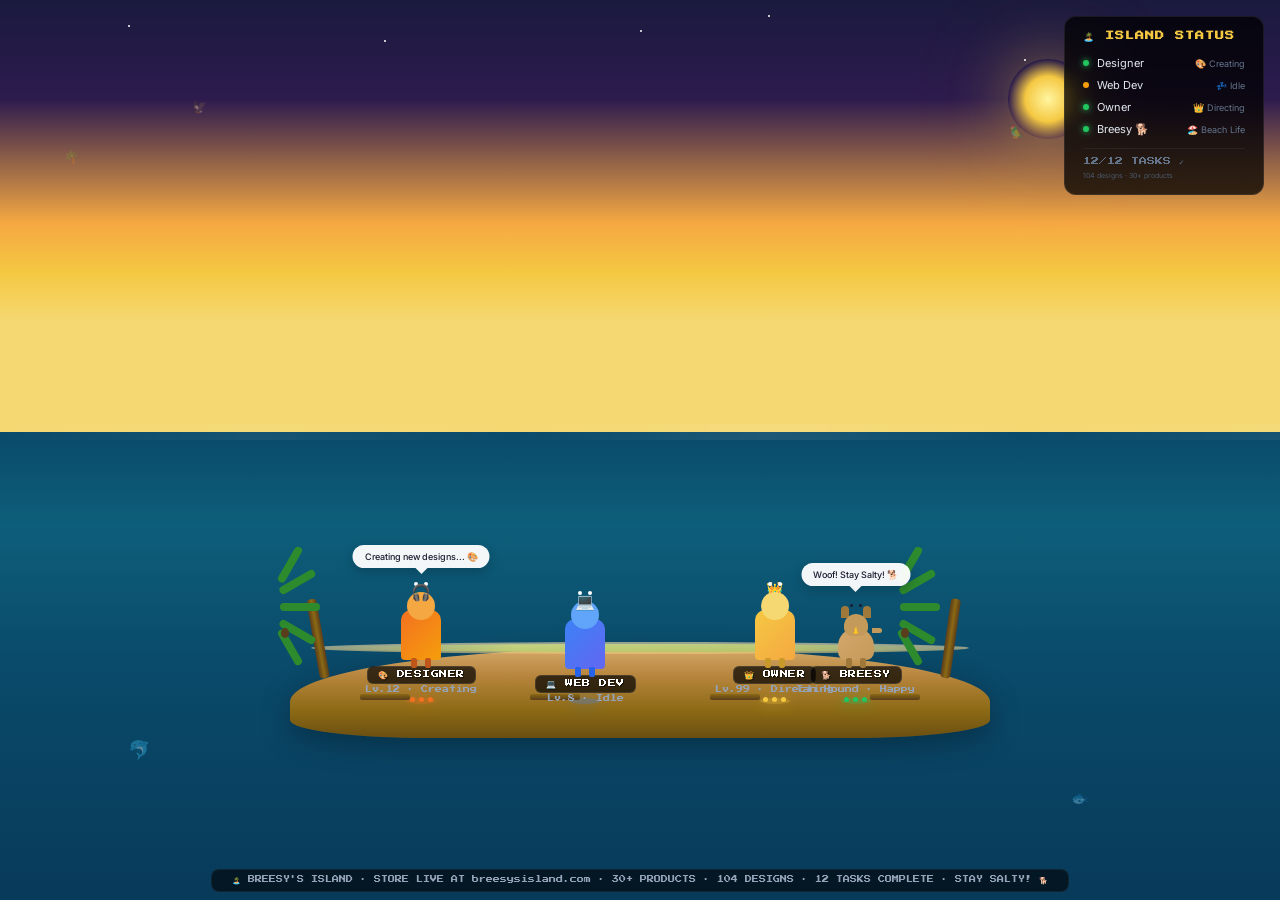
<file: living-ecosystem.html>
<!DOCTYPE html>
<html lang="en">
<head>
    <meta charset="UTF-8">
    <meta name="viewport" content="width=device-width, initial-scale=1.0">
    <title>Breesy's Island — Living Ecosystem</title>
    <style>
        @import url('https://fonts.googleapis.com/css2?family=Press+Start+2P&family=Inter:wght@300;400;600&display=swap');

        * { margin: 0; padding: 0; box-sizing: border-box; }

        body {
            background: #0a0e17;
            font-family: 'Inter', sans-serif;
            overflow: hidden;
            height: 100vh;
            width: 100vw;
        }

        .game-container {
            width: 100vw;
            height: 100vh;
            position: relative;
            overflow: hidden;
        }

        /* ===== SKY ===== */
        .sky {
            position: absolute;
            top: 0; left: 0; right: 0;
            height: 55%;
            background: linear-gradient(180deg,
                #1a1a3e 0%,
                #2d1b4e 20%,
                #f5a842 45%,
                #f5c842 55%,
                #f5d872 65%
            );
            transition: background 2s ease;
        }

        /* Sun */
        .sun {
            position: absolute;
            top: 12%;
            right: 15%;
            width: 80px;
            height: 80px;
            background: radial-gradient(circle, #fff5a0, #f5c842 40%, transparent 70%);
            border-radius: 50%;
            box-shadow: 0 0 60px rgba(245,200,66,0.4), 0 0 120px rgba(245,200,66,0.15);
            animation: sunPulse 4s ease-in-out infinite;
        }
        @keyframes sunPulse {
            0%,100% { transform: scale(1); box-shadow: 0 0 60px rgba(245,200,66,0.4); }
            50% { transform: scale(1.05); box-shadow: 0 0 80px rgba(245,200,66,0.5); }
        }

        /* Clouds */
        .cloud {
            position: absolute;
            background: rgba(255,255,255,0.15);
            border-radius: 50px;
            animation: cloudDrift linear infinite;
        }
        .cloud:nth-child(1) { top: 8%; width: 120px; height: 30px; animation-duration: 30s; left: -150px; }
        .cloud:nth-child(2) { top: 15%; width: 80px; height: 20px; animation-duration: 25s; left: -100px; animation-delay: 5s; }
        .cloud:nth-child(3) { top: 5%; width: 100px; height: 25px; animation-duration: 35s; left: -120px; animation-delay: 10s; }
        @keyframes cloudDrift {
            from { transform: translateX(-200px); }
            to { transform: translateX(calc(100vw + 200px)); }
        }

        /* ===== OCEAN ===== */
        .ocean {
            position: absolute;
            top: 48%;
            left: 0; right: 0;
            height: 52%;
            background: linear-gradient(180deg,
                #0a4a6a 0%,
                #0d5e7a 20%,
                #0a4a6a 50%,
                #083a5a 100%
            );
        }
        .ocean::before {
            content: '';
            position: absolute;
            top: -8px;
            left: 0; right: 0;
            height: 16px;
            background: linear-gradient(90deg,
                transparent 0%, rgba(255,255,255,0.05) 20%,
                transparent 40%, rgba(255,255,255,0.08) 60%,
                transparent 80%, rgba(255,255,255,0.05) 100%
            );
            animation: waveMove 3s ease-in-out infinite;
        }
        @keyframes waveMove {
            0%,100% { transform: translateX(0); }
            50% { transform: translateX(20px); }
        }

        /* ===== ISLAND ===== */
        .island {
            position: absolute;
            bottom: 18%;
            left: 50%;
            transform: translateX(-50%);
            width: 700px;
            height: 160px;
        }

        .island-ground {
            position: absolute;
            bottom: 0;
            left: 0; right: 0;
            height: 90px;
            background: linear-gradient(180deg, #d4a96a 0%, #b8863e 30%, #8b6914 70%, #6b4f12 100%);
            border-radius: 50% 50% 20% 20% / 60% 60% 20% 20%;
            box-shadow: 0 8px 30px rgba(0,0,0,0.3);
        }
        .island-ground::before {
            content: '';
            position: absolute;
            top: -4px;
            left: 5%;
            width: 90%;
            height: 8px;
            background: linear-gradient(90deg, transparent, #7ec850 30%, #6ab840 70%, transparent);
            border-radius: 50%;
        }

        /* Beach sand edge */
        .sand-edge {
            position: absolute;
            top: -6px;
            left: 3%;
            width: 94%;
            height: 12px;
            background: linear-gradient(180deg, #f5deb3, #e8c97a);
            border-radius: 50%;
            opacity: 0.6;
        }

        /* Palm trees */
        .palm-tree {
            position: absolute;
            bottom: 60px;
        }
        .palm-tree.t1 { left: 30px; }
        .palm-tree.t2 { right: 40px; }
        .palm-tree .trunk {
            width: 10px;
            height: 80px;
            background: linear-gradient(90deg, #5a3d1a, #8b6914, #5a3d1a);
            margin: 0 auto;
            border-radius: 4px;
            transform-origin: bottom center;
        }
        .palm-tree.t1 .trunk { transform: rotate(-10deg); }
        .palm-tree.t2 .trunk { transform: rotate(8deg); }
        .palm-tree .fronds {
            position: absolute;
            top: -20px;
            left: -40px;
            width: 90px;
            height: 60px;
        }
        .palm-tree .frond {
            position: absolute;
            width: 40px;
            height: 8px;
            background: #2d8a2d;
            border-radius: 4px;
            transform-origin: center left;
        }
        .palm-tree .frond:nth-child(1) { transform: rotate(-30deg); top: 10px; }
        .palm-tree .frond:nth-child(2) { transform: rotate(0deg); top: 25px; }
        .palm-tree .frond:nth-child(3) { transform: rotate(30deg); top: 40px; }
        .palm-tree .frond:nth-child(4) { transform: rotate(-60deg); top: 0; }
        .palm-tree .frond:nth-child(5) { transform: rotate(60deg); top: 48px; }
        .palm-tree .coconut {
            width: 8px;
            height: 10px;
            background: #5a3d1a;
            border-radius: 50%;
            position: absolute;
            bottom: 0;
            left: 1px;
        }

        /* ===== CHARACTERS ===== */
        .characters-area {
            position: absolute;
            bottom: 22%;
            left: 50%;
            transform: translateX(-50%);
            width: 650px;
            height: 120px;
            z-index: 10;
        }

        .character {
            position: absolute;
            bottom: 0;
            display: flex;
            flex-direction: column;
            align-items: center;
            transition: all 0.8s cubic-bezier(0.34, 1.56, 0.64, 1);
            cursor: pointer;
        }

        /* Character sprite body */
        .char-body {
            width: 40px;
            height: 50px;
            border-radius: 10px 10px 4px 4px;
            position: relative;
            animation: bob 2s ease-in-out infinite;
        }
        @keyframes bob {
            0%,100% { transform: translateY(0); }
            50% { transform: translateY(-3px); }
        }

        .char-body .head {
            width: 28px;
            height: 28px;
            border-radius: 50%;
            position: absolute;
            top: -18px;
            left: 50%;
            transform: translateX(-50%);
        }
        .char-body .eyes {
            position: absolute;
            top: -10px;
            left: 50%;
            transform: translateX(-50%);
            display: flex;
            gap: 6px;
        }
        .char-body .eye {
            width: 4px;
            height: 4px;
            background: #fff;
            border-radius: 50%;
        }
        .char-body .legs {
            position: absolute;
            bottom: -8px;
            left: 50%;
            transform: translateX(-50%);
            display: flex;
            gap: 8px;
        }
        .char-body .leg {
            width: 6px;
            height: 10px;
            border-radius: 2px;
            animation: walk 0.8s ease-in-out infinite;
        }
        .char-body .leg:first-child { animation-delay: 0s; }
        .char-body .leg:last-child { animation-delay: 0.4s; }
        @keyframes walk {
            0%,100% { transform: rotate(-8deg); }
            50% { transform: rotate(8deg); }
        }

        /* Character hat/accessories */
        .char-hat {
            position: absolute;
            top: -28px;
            left: 50%;
            transform: translateX(-50%);
            font-size: 16px;
            z-index: 2;
        }

        /* Character name tag */
        .char-name {
            background: rgba(0,0,0,0.7);
            color: #fff;
            padding: 3px 10px;
            border-radius: 6px;
            font-size: 8px;
            font-family: 'Press Start 2P', monospace;
            white-space: nowrap;
            margin-top: 6px;
            border: 1px solid rgba(255,255,255,0.1);
            text-shadow: 1px 1px 0 rgba(0,0,0,0.5);
            letter-spacing: 0.5px;
        }
        .char-status {
            font-size: 7px;
            color: #94a3b8;
            margin-top: 2px;
            font-family: 'Press Start 2P', monospace;
        }

        /* ===== SPEECH BUBBLE ===== */
        .speech-bubble {
            position: absolute;
            top: -65px;
            left: 50%;
            transform: translateX(-50%);
            background: rgba(255,255,255,0.95);
            color: #1a1a2e;
            padding: 6px 12px;
            border-radius: 12px;
            font-size: 9px;
            white-space: nowrap;
            font-family: 'Inter', sans-serif;
            font-weight: 500;
            opacity: 0;
            transition: opacity 0.3s;
            box-shadow: 0 4px 12px rgba(0,0,0,0.2);
            pointer-events: none;
            z-index: 20;
        }
        .speech-bubble::after {
            content: '';
            position: absolute;
            bottom: -6px;
            left: 50%;
            transform: translateX(-50%);
            width: 0;
            height: 0;
            border-left: 6px solid transparent;
            border-right: 6px solid transparent;
            border-top: 6px solid rgba(255,255,255,0.95);
        }
        .character:hover .speech-bubble { opacity: 1; }
        .character.active-task .speech-bubble { opacity: 1; }

        /* Character positions */
        .char-designer { left: 50px; }
        .char-webdev { left: 220px; }
        .char-breesy { right: 50px; }
        .char-lead { left: 400px; }

        /* Designer colors */
        .char-designer .char-body { background: linear-gradient(135deg, #f37021, #f59e0b); }
        .char-designer .char-body .head { background: #f5a842; }
        .char-designer .char-body .leg { background: #c0561a; }

        /* Web Dev colors */
        .char-webdev .char-body { background: linear-gradient(135deg, #3b82f6, #6366f1); }
        .char-webdev .char-body .head { background: #60a5fa; }
        .char-webdev .char-body .leg { background: #2563eb; }

        /* Breesy (the dog) */
        .char-breesy .char-body {
            background: linear-gradient(135deg, #d4a76a, #c49a5a);
            width: 36px;
            height: 32px;
            border-radius: 18px 18px 8px 8px;
            animation: wag 1s ease-in-out infinite;
        }
        @keyframes wag {
            0%,100% { transform: rotate(0deg); }
            25% { transform: rotate(5deg); }
            75% { transform: rotate(-5deg); }
        }
        .char-breesy .char-body .head {
            width: 24px;
            height: 22px;
            background: #c49a5a;
            top: -14px;
            border-radius: 12px 12px 8px 8px;
        }
        .char-breesy .char-body .head::after {
            content: '👃';
            position: absolute;
            bottom: 2px;
            left: 50%;
            transform: translateX(-50%);
            font-size: 6px;
        }
        .char-breesy .ears {
            position: absolute;
            top: -22px;
            left: 50%;
            transform: translateX(-50%);
            width: 30px;
            display: flex;
            justify-content: space-between;
        }
        .char-breesy .ear {
            width: 8px;
            height: 12px;
            background: #a0793a;
            border-radius: 4px 4px 0 0;
        }
        .char-breesy .char-body .eye { background: #1a1a2e; width: 3px; height: 3px; }
        .char-breesy .char-body .leg { background: #a0793a; }
        .char-breesy .tail {
            position: absolute;
            right: -8px;
            top: 0;
            width: 10px;
            height: 5px;
            background: #c49a5a;
            border-radius: 0 5px 5px 0;
            transform-origin: left center;
            animation: tailWag 0.5s ease-in-out infinite;
        }
        @keyframes tailWag {
            0%,100% { transform: rotate(-20deg); }
            50% { transform: rotate(20deg); }
        }

        /* Lead (you) */
        .char-lead .char-body { background: linear-gradient(135deg, #f5c842, #f5a842); }
        .char-lead .char-body .head { background: #f5d872; }
        .char-lead .char-body .leg { background: #c99a2a; }
        .char-lead .crown {
            position: absolute;
            top: -30px;
            left: 50%;
            transform: translateX(-50%);
            font-size: 14px;
            animation: crownBob 3s ease-in-out infinite;
        }
        @keyframes crownBob {
            0%,100% { transform: translateX(-50%) rotate(-5deg); }
            50% { transform: translateX(-50%) rotate(5deg); }
        }

        /* ===== ACTION INDICATORS ===== */
        .action-indicator {
            display: flex;
            gap: 4px;
            margin-top: 4px;
        }
        .action-dot {
            width: 5px;
            height: 5px;
            border-radius: 50%;
            animation: dotPulse 1.4s ease-in-out infinite;
        }
        .action-dot:nth-child(2) { animation-delay: 0.2s; }
        .action-dot:nth-child(3) { animation-delay: 0.4s; }
        @keyframes dotPulse {
            0%,100% { opacity: 0.3; transform: scale(0.8); }
            50% { opacity: 1; transform: scale(1.2); }
        }
        .char-designer .action-dot { background: #f37021; }
        .char-webdev .action-dot { background: #60a5fa; }
        .char-lead .action-dot { background: #f5c842; }
        .char-breesy .action-dot { background: #22c55e; }

        /* ===== WORKSPACE DESKS ===== */
        .desk {
            position: absolute;
            bottom: 2px;
            width: 50px;
            height: 6px;
            background: linear-gradient(180deg, #8b6914, #5a3d1a);
            border-radius: 2px;
            z-index: 0;
        }
        .desk.d1 { left: 45px; }
        .desk.d2 { left: 215px; }
        .desk.d3 { left: 395px; }
        .desk.d4 { right: 45px; }

        /* Glow under characters */
        .char-glow {
            position: absolute;
            bottom: -2px;
            left: 50%;
            transform: translateX(-50%);
            width: 30px;
            height: 6px;
            border-radius: 50%;
            opacity: 0.3;
            z-index: -1;
        }
        .char-designer .char-glow { background: #f37021; box-shadow: 0 0 15px #f37021; }
        .char-webdev .char-glow { background: #3b82f6; box-shadow: 0 0 15px #3b82f6; }
        .char-breesy .char-glow { background: #22c55e; box-shadow: 0 0 15px #22c55e; }
        .char-lead .char-glow { background: #f5c842; box-shadow: 0 0 15px #f5c842; }

        /* ===== STATUS PANEL ===== */
        .status-panel {
            position: absolute;
            top: 16px;
            right: 16px;
            background: rgba(0,0,0,0.75);
            backdrop-filter: blur(10px);
            border: 1px solid rgba(255,255,255,0.08);
            border-radius: 12px;
            padding: 14px 18px;
            z-index: 100;
            min-width: 200px;
        }
        .status-panel h3 {
            font-size: 9px;
            color: #f5c842;
            font-family: 'Press Start 2P', monospace;
            margin-bottom: 10px;
            letter-spacing: 1px;
        }
        .status-row {
            display: flex;
            align-items: center;
            gap: 8px;
            padding: 4px 0;
            font-size: 11px;
        }
        .status-row .dot {
            width: 6px;
            height: 6px;
            border-radius: 50%;
        }
        .status-row .dot.online { background: #22c55e; box-shadow: 0 0 6px #22c55e; }
        .status-row .dot.idle { background: #f59e0b; }
        .status-row .name { color: #e2e8f0; flex: 1; }
        .status-row .state { font-size: 9px; color: #64748b; }

        /* ===== TICKER ===== */
        .ticker {
            position: absolute;
            bottom: 8px;
            left: 50%;
            transform: translateX(-50%);
            background: rgba(0,0,0,0.6);
            backdrop-filter: blur(8px);
            border: 1px solid rgba(255,255,255,0.06);
            border-radius: 8px;
            padding: 6px 20px;
            z-index: 100;
            max-width: 90%;
            overflow: hidden;
        }
        .ticker-text {
            font-family: 'Press Start 2P', monospace;
            font-size: 7px;
            color: #94a3b8;
            animation: tickerScroll 20s linear infinite;
            white-space: nowrap;
        }
        @keyframes tickerScroll {
            0% { transform: translateX(100%); }
            100% { transform: translateX(-100%); }
        }

        /* ===== FLOATING ELEMENTS ===== */
        .float-element {
            position: absolute;
            font-size: 12px;
            opacity: 0.4;
            animation: floatAround 8s ease-in-out infinite;
            pointer-events: none;
        }
        @keyframes floatAround {
            0%,100% { transform: translateY(0) rotate(0deg); }
            25% { transform: translateY(-10px) rotate(5deg); }
            75% { transform: translateY(5px) rotate(-5deg); }
        }

        /* Stars */
        .star {
            position: absolute;
            width: 2px;
            height: 2px;
            background: #fff;
            border-radius: 50%;
            animation: twinkle 3s ease-in-out infinite;
        }
        @keyframes twinkle {
            0%,100% { opacity: 0.2; }
            50% { opacity: 1; }
        }

        /* ===== RESPONSIVE ===== */
        @media (max-width: 700px) {
            .island { width: 95%; bottom: 25%; }
            .characters-area { width: 90%; }
            .status-panel { top: 8px; right: 8px; padding: 10px 12px; min-width: 140px; }
            .char-designer { left: 5%; }
            .char-webdev { left: 28%; }
            .char-lead { left: 52%; }
            .char-breesy { right: 5%; }
            .char-name { font-size: 6px; }
            .sun { width: 50px; height: 50px; }
        }
    </style>
</head>
<body>
<div class="game-container">
    <!-- Sky -->
    <div class="sky">
        <div class="sun"></div>
        <div class="cloud"></div>
        <div class="cloud"></div>
        <div class="cloud"></div>
        <!-- Stars -->
        <div class="star" style="top:5%;left:10%;animation-delay:0.5s;"></div>
        <div class="star" style="top:8%;left:30%;animation-delay:1.2s;"></div>
        <div class="star" style="top:3%;left:60%;animation-delay:0.8s;"></div>
        <div class="star" style="top:12%;left:80%;animation-delay:2s;"></div>
        <div class="star" style="top:6%;left:50%;animation-delay:1.5s;"></div>
        <!-- Floating elements -->
        <span class="float-element" style="top:20%;left:15%;animation-delay:0s;">🦅</span>
        <span class="float-element" style="top:25%;right:20%;animation-delay:3s;">🦜</span>
        <span class="float-element" style="top:30%;left:5%;animation-delay:5s;">🌴</span>
    </div>

    <!-- Ocean -->
    <div class="ocean">
        <span class="float-element" style="bottom:30%;left:10%;animation-delay:2s;font-size:18px;">🐬</span>
        <span class="float-element" style="bottom:20%;right:15%;animation-delay:4s;font-size:14px;">🐟</span>
        <span class="float-element" style="bottom:40%;left:30%;animation-delay:6s;font-size:12px;">🌊</span>
    </div>

    <!-- Island -->
    <div class="island">
        <div class="island-ground">
            <div class="sand-edge"></div>
        </div>
        <div class="palm-tree t1">
            <div class="trunk"></div>
            <div class="fronds">
                <div class="frond"></div>
                <div class="frond"></div>
                <div class="frond"></div>
                <div class="frond"></div>
                <div class="frond"></div>
                <div class="coconut"></div>
            </div>
        </div>
        <div class="palm-tree t2">
            <div class="trunk"></div>
            <div class="fronds">
                <div class="frond"></div>
                <div class="frond"></div>
                <div class="frond"></div>
                <div class="frond"></div>
                <div class="frond"></div>
                <div class="coconut"></div>
            </div>
        </div>
    </div>

    <!-- Characters Area -->
    <div class="characters-area">
        <!-- Desk spots -->
        <div class="desk d1"></div>
        <div class="desk d2"></div>
        <div class="desk d3"></div>
        <div class="desk d4"></div>

        <!-- Character: Designer -->
        <div class="character char-designer active-task" id="char-designer">
            <div class="speech-bubble">Creating new designs... 🎨</div>
            <div class="char-hat">🎧</div>
            <div class="char-body">
                <div class="head">
                    <div class="eyes"><div class="eye"></div><div class="eye"></div></div>
                </div>
                <div class="legs"><div class="leg"></div><div class="leg"></div></div>
            </div>
            <div class="char-glow"></div>
            <div class="char-name">🎨 DESIGNER</div>
            <div class="char-status">Lv.12 · Creating</div>
            <div class="action-indicator"><div class="action-dot"></div><div class="action-dot"></div><div class="action-dot"></div></div>
        </div>

        <!-- Character: Web Developer -->
        <div class="character char-webdev" id="char-webdev">
            <div class="speech-bubble">Standing by... 💤</div>
            <div class="char-hat">💻</div>
            <div class="char-body">
                <div class="head">
                    <div class="eyes"><div class="eye"></div><div class="eye"></div></div>
                </div>
                <div class="legs"><div class="leg"></div><div class="leg"></div></div>
            </div>
            <div class="char-glow"></div>
            <div class="char-name">💻 WEB DEV</div>
            <div class="char-status">Lv.8 · Idle</div>
        </div>

        <!-- Character: Lead (You) -->
        <div class="character char-lead" id="char-lead">
            <div class="speech-bubble">Directing operations 👑</div>
            <div class="crown">👑</div>
            <div class="char-body">
                <div class="head">
                    <div class="eyes"><div class="eye"></div><div class="eye"></div></div>
                </div>
                <div class="legs"><div class="leg"></div><div class="leg"></div></div>
            </div>
            <div class="char-glow"></div>
            <div class="char-name">👑 OWNER</div>
            <div class="char-status">Lv.99 · Directing</div>
            <div class="action-indicator"><div class="action-dot"></div><div class="action-dot"></div><div class="action-dot"></div></div>
        </div>

        <!-- Character: Breesy (the dog) -->
        <div class="character char-breesy active-task" id="char-breesy">
            <div class="speech-bubble">Woof! Stay Salty! 🐕</div>
            <div class="ears"><div class="ear"></div><div class="ear"></div></div>
            <div class="char-body">
                <div class="head">
                    <div class="eyes"><div class="eye"></div><div class="eye"></div></div>
                </div>
                <div class="tail"></div>
                <div class="legs"><div class="leg"></div><div class="leg"></div></div>
            </div>
            <div class="char-glow"></div>
            <div class="char-name">🐕 BREESY</div>
            <div class="char-status">Tan Hound · Happy</div>
            <div class="action-indicator"><div class="action-dot" style="background:#22c55e;"></div><div class="action-dot" style="background:#22c55e;"></div><div class="action-dot" style="background:#22c55e;"></div></div>
        </div>
    </div>

    <!-- Status Panel -->
    <div class="status-panel">
        <h3>🏝️ ISLAND STATUS</h3>
        <div class="status-row">
            <span class="dot online"></span>
            <span class="name">Designer</span>
            <span class="state">🎨 Creating</span>
        </div>
        <div class="status-row">
            <span class="dot idle"></span>
            <span class="name">Web Dev</span>
            <span class="state">💤 Idle</span>
        </div>
        <div class="status-row">
            <span class="dot online"></span>
            <span class="name">Owner</span>
            <span class="state">👑 Directing</span>
        </div>
        <div class="status-row">
            <span class="dot online"></span>
            <span class="name">Breesy 🐕</span>
            <span class="state">🏖️ Beach Life</span>
        </div>
        <div style="margin-top:8px;padding-top:8px;border-top:1px solid rgba(255,255,255,0.06);">
            <div style="font-size:8px;color:#64748b;font-family:'Press Start 2P',monospace;">
                12/12 TASKS ✓
            </div>
            <div style="font-size:7px;color:#475569;margin-top:4px;">
                104 designs · 30+ products
            </div>
        </div>
    </div>

    <!-- Ticker -->
    <div class="ticker">
        <div class="ticker-text">
            🏝️ BREESY'S ISLAND · STORE LIVE AT breesysisland.com · 30+ PRODUCTS · 104 DESIGNS · 12 TASKS COMPLETE · STAY SALTY! 🐕
        </div>
    </div>
</div>

<script>
    // Simulate agent activity with speech bubble updates
    const statuses = {
        designer: {
            name: 'char-designer',
            tasks: [
                'Creating new designs... 🎨',
                'Rendering mockups... 📸',
                'Perfecting the palette... 🎯',
                'Tommy Bahama vibes! 🌴',
                'Breesy edition incoming! 🐕',
                'Pixel perfect details! ✨'
            ]
        },
        webdev: {
            name: 'char-webdev',
            tasks: [
                'Standing by... 💤',
                'Deploying updates... 🚀',
                'Optimizing performance... ⚡',
                'Writing clean code... 💻',
                'Git push complete! ✅'
            ]
        },
        breesy: {
            name: 'char-breesy',
            tasks: [
                'Woof! Stay Salty! 🐕',
                'Chasing waves! 🌊',
                'Guarding the island! 🏝️',
                'Napping in the sun... ☀️',
                'Inspecting new designs! 👀',
                'Beach patrol! 🐾'
            ]
        },
        lead: {
            name: 'char-lead',
            tasks: [
                'Directing operations 👑',
                'Reviewing designs... 📋',
                'Strategic planning! 🧠',
                'Approving products! ✅',
                'Growing the brand! 📈'
            ]
        }
    };

    function updateSpeech(charKey) {
        const char = statuses[charKey];
        const el = document.getElementById(char.name);
        if (!el) return;
        const bubble = el.querySelector('.speech-bubble');
        const tasks = char.tasks;
        const current = tasks[Math.floor(Math.random() * tasks.length)];
        bubble.textContent = current;
    }

    // Cycle through different speeches
    setInterval(() => {
        const keys = Object.keys(statuses);
        const randomKey = keys[Math.floor(Math.random() * keys.length)];
        updateSpeech(randomKey);
    }, 4000);

    // Animate cloud movement restart
    document.querySelectorAll('.cloud').forEach(cloud => {
        const dur = 25 + Math.random() * 15;
        cloud.style.animationDuration = dur + 's';
    });
</script>
</body>
</html>
</file>
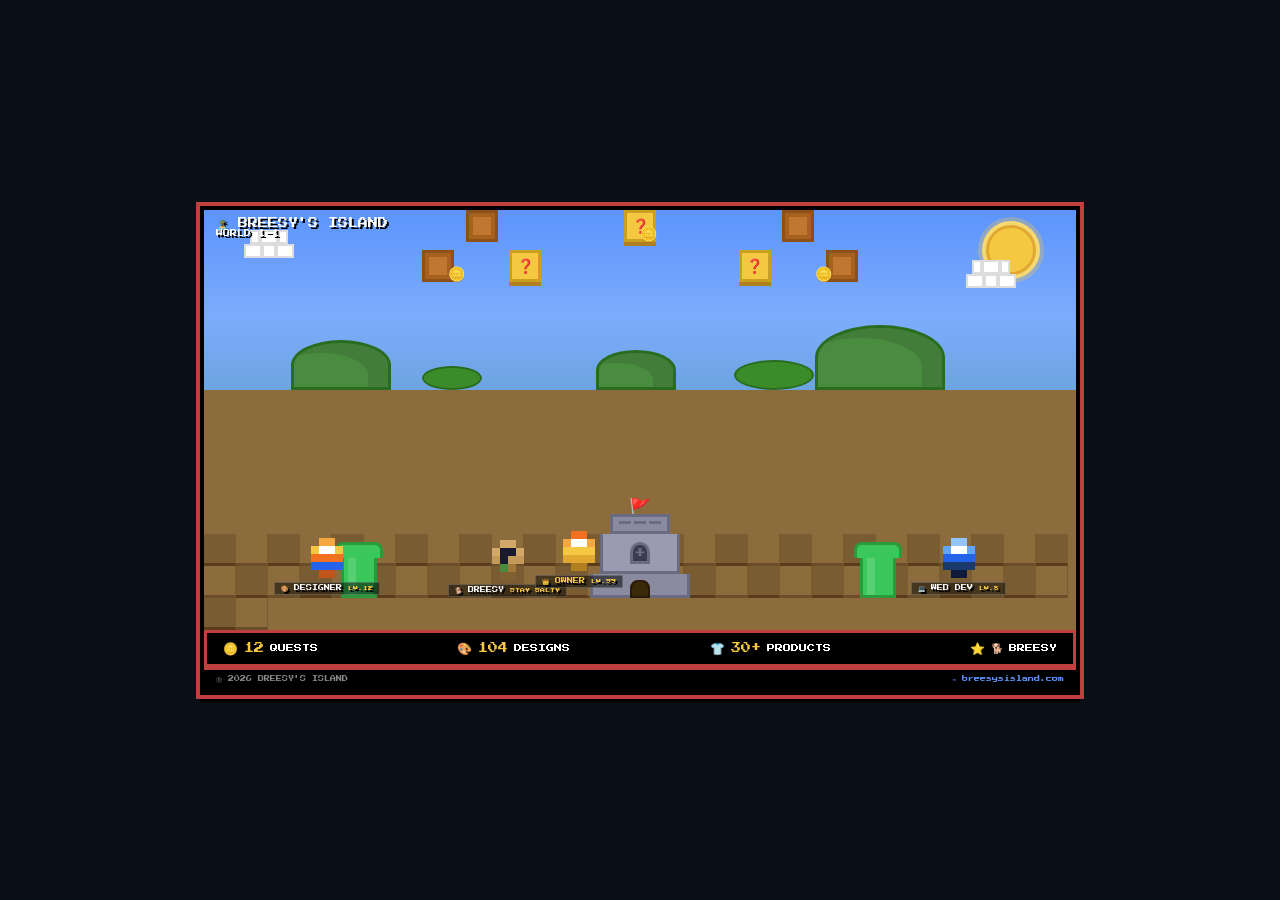
<file: mario-kingdom.html>
<!DOCTYPE html>
<html lang="en">
<head>
    <meta charset="UTF-8">
    <meta name="viewport" content="width=device-width, initial-scale=1.0">
    <title>Breesy's Kingdom — Mario Style</title>
    <link href="https://fonts.googleapis.com/css2?family=Press+Start+2P&display=swap" rel="stylesheet">
    <style>
        * { margin: 0; padding: 0; box-sizing: border-box; }
        body {
            background: #0a0e17;
            display: flex;
            justify-content: center;
            align-items: center;
            min-height: 100vh;
            font-family: 'Press Start 2P', monospace;
            padding: 10px;
            image-rendering: pixelated;
        }

        .mario-box {
            max-width: 880px;
            width: 100%;
            position: relative;
            background: #5c94fc;
            border: 4px solid #000;
            box-shadow: 0 0 0 4px #c04040, 0 8px 0 #000;
            overflow: hidden;
        }

        /* ===== SKY ===== */
        .sky {
            height: 180px;
            background: linear-gradient(180deg, #5c94fc 0%, #7cacfc 60%, #6ca4e0 100%);
            position: relative;
            overflow: hidden;
        }

        /* Mario clouds */
        .cloud-mario {
            position: absolute;
            display: flex;
            flex-direction: column;
            align-items: center;
        }
        .cloud-mario .c-row { display: flex; }
        .cloud-mario .c {
            width: 14px; height: 14px;
            background: #fff;
            border: 2px solid #ddd;
        }
        .cloud-mario .c.c2 { width: 18px; }
        .cloud-mario .c.t { width: 10px; }
        .cloud1 { top: 20px; left: 40px; animation: cloudSway 6s ease-in-out infinite; }
        .cloud2 { top: 50px; right: 60px; animation: cloudSway 8s ease-in-out infinite; animation-delay: 2s; }
        @keyframes cloudSway { 0%,100% { transform: translateX(0); } 50% { transform: translateX(15px); } }

        /* Mario hills */
        .hill {
            position: absolute;
            bottom: 0;
            width: 100px;
            height: 50px;
            background: #4a8c3f;
            border-radius: 50% 50% 0 0;
            border: 3px solid #2a6c1f;
            box-shadow: inset -20px 10px rgba(0,0,0,0.1);
        }
        .hill.h1 { left: 10%; }
        .hill.h2 { right: 15%; width: 130px; height: 65px; }
        .hill.h3 { left: 45%; width: 80px; height: 40px; }

        /* Mario bushes */
        .bush {
            position: absolute;
            bottom: 0;
            width: 60px;
            height: 24px;
            background: #3a8c2a;
            border-radius: 50%;
            border: 2px solid #2a6c1f;
        }
        .bush.b1 { left: 25%; }
        .bush.b2 { right: 30%; width: 80px; height: 30px; }

        /* ===== SUN ===== */
        .mario-sun {
            position: absolute;
            top: 15px;
            right: 40px;
            width: 50px;
            height: 50px;
            background: #f5c842;
            border-radius: 50%;
            border: 3px solid #e0a830;
            box-shadow: 0 0 0 4px #f5d872, 0 0 0 8px rgba(245,200,66,0.3);
        }

        /* ===== GROUND ===== */
        .ground-area {
            background: #8c6c3c;
            padding: 0;
            position: relative;
        }
        .ground-row {
            display: flex;
            flex-wrap: wrap;
        }
        .ground-tile {
            width: 32px;
            height: 32px;
            background: #8c6c3c;
            border-bottom: 3px solid #6b4f2a;
            border-right: 1px solid #7a5c32;
            display: flex;
            align-items: center;
            justify-content: center;
            font-size: 10px;
            color: #9a7a4a;
        }
        .ground-tile.dark {
            background: #7a5c32;
            border-bottom: 3px solid #5a3c1a;
        }

        /* ===== MARIO PIPE ===== */
        .pipe {
            position: absolute;
            bottom: 32px;
        }
        .pipe.p1 { left: 15%; }
        .pipe.p2 { right: 20%; }
        .pipe-top {
            width: 48px;
            height: 16px;
            background: #3ac85c;
            border: 3px solid #2a9a3a;
            border-bottom: none;
            border-radius: 8px 8px 0 0;
            margin: 0 auto;
        }
        .pipe-body {
            width: 36px;
            height: 40px;
            background: #3ac85c;
            border: 3px solid #2a9a3a;
            border-top: none;
            margin: 0 auto;
        }
        .pipe-body .highlight {
            width: 8px;
            height: 100%;
            background: rgba(255,255,255,0.15);
            margin-left: 4px;
        }

        /* ===== QUESTION BLOCKS ===== */
        .q-block {
            position: absolute;
            width: 32px;
            height: 32px;
            background: #f5c842;
            border: 3px solid #c9a020;
            display: flex;
            align-items: center;
            justify-content: center;
            font-size: 14px;
            color: #c9a020;
            animation: qBlock 1s ease-in-out infinite;
            box-shadow: 0 4px 0 #b08020;
        }
        @keyframes qBlock {
            0%,100% { transform: translateY(0); }
            50% { transform: translateY(-3px); }
        }
        .q-block.q1 { top: 40px; left: 35%; }
        .q-block.q2 { top: 40px; right: 35%; }
        .q-block.q3 { top: 0px; left: 50%; transform: translateX(-50%); }

        /* ===== BRICK BLOCKS ===== */
        .brick-block {
            position: absolute;
            width: 32px;
            height: 32px;
            background: #c07830;
            border: 3px solid #8c5018;
            box-shadow: inset 0 0 0 4px #a86020;
        }
        .brick-block.br1 { top: 40px; left: 25%; }
        .brick-block.br2 { top: 40px; right: 25%; }
        .brick-block.br3 { top: 0; left: 30%; }
        .brick-block.br4 { top: 0; right: 30%; }

        /* ===== CASTLE (Mario style) ===== */
        .mario-castle {
            position: absolute;
            bottom: 32px;
            left: 50%;
            transform: translateX(-50%);
            display: flex;
            flex-direction: column;
            align-items: center;
            z-index: 5;
        }
        .castle-flag {
            font-size: 18px;
            animation: flagWave 0.5s step-end infinite;
            margin-bottom: -4px;
        }
        @keyframes flagWave {
            0%,100% { transform: rotate(-5deg); }
            50% { transform: rotate(5deg); }
        }
        .castle-top {
            width: 60px;
            height: 20px;
            background: #8a8aa0;
            border: 3px solid #6a6a80;
            display: flex;
            justify-content: space-around;
            align-items: flex-end;
            padding: 0 4px;
        }
        .castle-top .t {
            width: 12px;
            height: 10px;
            background: #8a8aa0;
            border-top: 3px solid #6a6a80;
        }
        .castle-mid {
            width: 80px;
            height: 40px;
            background: #9a9ab0;
            border: 3px solid #6a6a80;
            border-top: none;
            position: relative;
        }
        .castle-mid .window {
            position: absolute;
            top: 8px;
            left: 50%;
            transform: translateX(-50%);
            width: 20px;
            height: 22px;
            background: #3a3a50;
            border: 3px solid #6a6a80;
            border-radius: 10px 10px 0 0;
        }
        .castle-mid .window::after {
            content: '+';
            color: #6a6a80;
            font-size: 12px;
            display: flex;
            justify-content: center;
            align-items: center;
            height: 100%;
        }
        .castle-base {
            width: 100px;
            height: 24px;
            background: #8a8aa0;
            border: 3px solid #6a6a80;
            border-top: none;
        }
        .castle-base .door {
            width: 20px;
            height: 18px;
            background: #3a2a0a;
            border-radius: 8px 8px 0 0;
            margin: 6px auto 0;
            border: 2px solid #2a1a0a;
        }

        /* ===== CHARACTERS (Mario-style sprites) ===== */
        .mario-char {
            position: absolute;
            bottom: 35px;
            z-index: 10;
            display: flex;
            flex-direction: column;
            align-items: center;
            animation: charIdle 2s ease-in-out infinite;
        }
        @keyframes charIdle {
            0%,100% { bottom: 35px; }
            50% { bottom: 38px; }
        }

        /* Mario-style body builder */
        .m-sprite {
            display: flex;
            flex-direction: column;
            align-items: center;
        }
        .m-sprite .r { display: flex; }
        .m-sprite .p { width: 8px; height: 8px; flex-shrink: 0; }

        /* Designer in Mario style - Red/Luigi colors */
        .sprite-designer .p { background: transparent; }
        .sprite-designer .p.h { background: #f5a842; }
        .sprite-designer .p.e { background: #fff; }
        .sprite-designer .p.r { background: #f37021; } /* red shirt */
        .sprite-designer .p.b { background: #2563eb; } /* blue overalls */
        .sprite-designer .p.d { background: #c0561a; } /* shoes */
        .sprite-designer .p.s { background: #f5c842; } /* skin/hair */

        /* Web Dev in Mario style - Blue/Luigi but blue */
        .sprite-webdev .p { background: transparent; }
        .sprite-webdev .p.h { background: #93c5fd; }
        .sprite-webdev .p.e { background: #fff; }
        .sprite-webdev .p.r { background: #2563eb; }
        .sprite-webdev .p.b { background: #1a3a6a; }
        .sprite-webdev .p.d { background: #0f1a3a; }
        .sprite-webdev .p.s { background: #60a5fa; }

        /* Owner in Mario style - Gold/Mario colors */
        .sprite-lead .p { background: transparent; }
        .sprite-lead .p.h { background: #f5d872; }
        .sprite-lead .p.e { background: #fff; }
        .sprite-lead .p.r { background: #f5c842; }
        .sprite-lead .p.b { background: #e0a830; }
        .sprite-lead .p.d { background: #b08020; }
        .sprite-lead .p.s { background: #f5a842; }
        .sprite-lead .p.c { background: #f37021; } /* hat/crown */

        /* Breesy in Mario style - Yoshi/Dog */
        .sprite-breesy .p { background: transparent; }
        .sprite-breesy .p.h { background: #d4a76a; }
        .sprite-breesy .p.e { background: #1a1a2e; }
        .sprite-breesy .p.n { background: #1a1a2e; }
        .sprite-breesy .p.b { background: #c49a5a; }
        .sprite-breesy .p.o { background: #a0793a; }
        .sprite-breesy .p.d { background: #806030; }
        .sprite-breesy .p.s { background: #4a8a3f; } /* Yoshi green spot */

        /* Price tag / label */
        .mario-label {
            font-size: 6px;
            color: #fff;
            text-shadow: 2px 2px 0 #000;
            margin-top: 4px;
            text-align: center;
            background: rgba(0,0,0,0.5);
            padding: 2px 6px;
            border: 1px solid rgba(255,255,255,0.2);
            white-space: nowrap;
        }
        .mario-label .lv { color: #f5c842; font-size: 5px; }

        /* Speech bubble - Mario style */
        .mario-speech {
            position: absolute;
            top: -35px;
            left: 50%;
            transform: translateX(-50%);
            background: #fff;
            color: #000;
            padding: 3px 8px;
            font-size: 5px;
            white-space: nowrap;
            border: 3px solid #000;
            border-radius: 4px;
            opacity: 0;
            transition: opacity 0.3s;
            pointer-events: none;
            z-index: 20;
            box-shadow: 3px 3px 0 rgba(0,0,0,0.3);
        }
        .mario-speech::after {
            content: '';
            position: absolute;
            bottom: -8px;
            left: 50%;
            transform: translateX(-50%);
            width: 0;
            height: 0;
            border-left: 6px solid transparent;
            border-right: 6px solid transparent;
            border-top: 6px solid #fff;
        }
        .mario-char:hover .mario-speech { opacity: 1; }

        /* Character positions */
        .char-designer { left: 8%; }
        .char-webdev { right: 8%; }
        .char-lead { left: 38%; bottom: 42px; z-index: 12; }
        .char-lead .mario-label { color: #f5c842; }
        .char-breesy { left: 28%; bottom: 33px; z-index: 8; }

        /* ===== COIN COUNTER ===== */
        .coin-panel {
            background: #000;
            border: 3px solid #c04040;
            padding: 8px 16px;
            display: flex;
            justify-content: space-between;
            align-items: center;
            gap: 20px;
        }
        .coin-panel .stat {
            display: flex;
            align-items: center;
            gap: 6px;
            font-size: 8px;
            color: #fff;
        }
        .coin-panel .stat .icon { font-size: 12px; }
        .coin-panel .stat .val { color: #f5c842; font-size: 10px; }

        /* ===== MARIO WORLD TEXT ===== */
        .world-text {
            position: absolute;
            top: 8px;
            left: 12px;
            font-size: 7px;
            color: #fff;
            text-shadow: 2px 2px 0 #000;
            z-index: 20;
        }
        .world-text .big { font-size: 10px; }

        /* ===== COINS floating ===== */
        .coin-float {
            position: absolute;
            font-size: 14px;
            animation: coinSpin 1s ease-in-out infinite;
        }
        @keyframes coinSpin {
            0%,100% { transform: scaleY(1); }
            50% { transform: scaleY(0.3); }
        }

        /* ===== GREEN PIPE LABELS ===== */
        .pipe-label {
            position: absolute;
            bottom: -16px;
            left: 50%;
            transform: translateX(-50%);
            font-size: 5px;
            color: #fff;
            text-shadow: 1px 1px 0 #000;
            white-space: nowrap;
        }

        /* ===== RESPONSIVE ===== */
        @media (max-width: 700px) {
            .sky { height: 140px; }
            .mario-char { transform: scale(0.8); }
            .char-designer { left: 3%; }
            .char-webdev { right: 3%; }
            .char-lead { left: 35%; }
            .char-breesy { left: 25%; }
            .mario-castle { transform: translateX(-50%) scale(0.8); bottom: 26px; }
            .hill.h1, .hill.h2, .hill.h3 { display: none; }
        }
    </style>
</head>
<body>
<div class="mario-box">
    <!-- Top Section: Sky -->
    <div class="sky">
        <div class="world-text">
            <div class="big">🏝️ BREESY'S ISLAND</div>
            <div>WORLD 1-1</div>
        </div>
        
        <div class="mario-sun"></div>
        
        <div class="cloud-mario cloud1">
            <div class="c-row"><div class="c t"></div><div class="c c2"></div><div class="c t"></div></div>
            <div class="c-row"><div class="c c2"></div><div class="c"></div><div class="c c2"></div></div>
        </div>
        <div class="cloud-mario cloud2">
            <div class="c-row"><div class="c t"></div><div class="c c2"></div><div class="c t"></div></div>
            <div class="c-row"><div class="c c2"></div><div class="c"></div><div class="c c2"></div></div>
        </div>

        <!-- Question blocks -->
        <div class="q-block q1">❓</div>
        <div class="q-block q2">❓</div>
        <div class="q-block q3">❓</div>
        
        <!-- Brick blocks -->
        <div class="brick-block br1"></div>
        <div class="brick-block br2"></div>
        <div class="brick-block br3"></div>
        <div class="brick-block br4"></div>

        <!-- Hills -->
        <div class="hill h1"></div>
        <div class="hill h2"></div>
        <div class="hill h3"></div>
        
        <!-- Bushes -->
        <div class="bush b1"></div>
        <div class="bush b2"></div>

        <!-- Floating coins -->
        <span class="coin-float" style="top:55px;left:28%;animation-delay:0s;">🪙</span>
        <span class="coin-float" style="top:55px;right:28%;animation-delay:0.5s;">🪙</span>
        <span class="coin-float" style="top:15px;left:50%;animation-delay:1s;">🪙</span>
    </div>

    <!-- Ground Level -->
    <div class="ground-area" style="height: 240px; position: relative;">
        <!-- Ground tiles -->
        <div class="ground-row" style="position: absolute; bottom: 0; width: 100%;">
            <div class="ground-tile dark"></div><div class="ground-tile"></div>
            <div class="ground-tile dark"></div><div class="ground-tile"></div>
            <div class="ground-tile dark"></div><div class="ground-tile"></div>
            <div class="ground-tile dark"></div><div class="ground-tile"></div>
            <div class="ground-tile dark"></div><div class="ground-tile"></div>
            <div class="ground-tile dark"></div><div class="ground-tile"></div>
            <div class="ground-tile dark"></div><div class="ground-tile"></div>
            <div class="ground-tile dark"></div><div class="ground-tile"></div>
            <div class="ground-tile dark"></div><div class="ground-tile"></div>
            <div class="ground-tile dark"></div><div class="ground-tile"></div>
            <div class="ground-tile dark"></div><div class="ground-tile"></div>
            <div class="ground-tile dark"></div><div class="ground-tile"></div>
            <div class="ground-tile dark"></div><div class="ground-tile"></div>
            <div class="ground-tile dark"></div><div class="ground-tile"></div>
            <div class="ground-tile dark"></div><div class="ground-tile"></div>
            <div class="ground-tile dark"></div><div class="ground-tile"></div>
            <div class="ground-tile dark"></div><div class="ground-tile"></div>
            <div class="ground-tile dark"></div><div class="ground-tile"></div>
            <div class="ground-tile dark"></div><div class="ground-tile"></div>
            <div class="ground-tile dark"></div><div class="ground-tile"></div>
            <div class="ground-tile dark"></div><div class="ground-tile"></div>
            <div class="ground-tile dark"></div><div class="ground-tile"></div>
            <div class="ground-tile dark"></div><div class="ground-tile"></div>
            <div class="ground-tile dark"></div><div class="ground-tile"></div>
            <div class="ground-tile dark"></div><div class="ground-tile"></div>
            <div class="ground-tile dark"></div><div class="ground-tile"></div>
            <div class="ground-tile dark"></div><div class="ground-tile"></div>
            <div class="ground-tile dark"></div><div class="ground-tile"></div>
        </div>

        <!-- Pipes -->
        <div class="pipe p1">
            <div class="pipe-top"></div>
            <div class="pipe-body"><div class="highlight"></div></div>
        </div>
        <div class="pipe p2">
            <div class="pipe-top"></div>
            <div class="pipe-body"><div class="highlight"></div></div>
        </div>

        <!-- Mario Castle -->
        <div class="mario-castle">
            <div class="castle-flag">🚩</div>
            <div class="castle-top"><div class="t"></div><div class="t"></div><div class="t"></div></div>
            <div class="castle-mid"><div class="window"></div></div>
            <div class="castle-base"><div class="door"></div></div>
        </div>

        <!-- Characters -->
        <!-- Designer -->
        <div class="mario-char char-designer">
            <div class="mario-speech">🎨 Creating!</div>
            <div class="m-sprite sprite-designer">
                <div class="r"><div class="p"></div><div class="p h"></div><div class="p h"></div><div class="p"></div></div>
                <div class="r"><div class="p s"></div><div class="p e"></div><div class="p e"></div><div class="p s"></div></div>
                <div class="r"><div class="p r"></div><div class="p r"></div><div class="p r"></div><div class="p r"></div></div>
                <div class="r"><div class="p b"></div><div class="p b"></div><div class="p b"></div><div class="p b"></div></div>
                <div class="r"><div class="p"></div><div class="p d"></div><div class="p d"></div><div class="p"></div></div>
            </div>
            <div class="mario-label">🎨 DESIGNER <span class="lv">LV.12</span></div>
        </div>

        <!-- Web Dev -->
        <div class="mario-char char-webdev">
            <div class="mario-speech">💻 Standing by...</div>
            <div class="m-sprite sprite-webdev">
                <div class="r"><div class="p"></div><div class="p h"></div><div class="p h"></div><div class="p"></div></div>
                <div class="r"><div class="p s"></div><div class="p e"></div><div class="p e"></div><div class="p s"></div></div>
                <div class="r"><div class="p r"></div><div class="p r"></div><div class="p r"></div><div class="p r"></div></div>
                <div class="r"><div class="p b"></div><div class="p b"></div><div class="p b"></div><div class="p b"></div></div>
                <div class="r"><div class="p"></div><div class="p d"></div><div class="p d"></div><div class="p"></div></div>
            </div>
            <div class="mario-label">💻 WEB DEV <span class="lv">LV.8</span></div>
        </div>

        <!-- Owner/Lead (in front of castle) -->
        <div class="mario-char char-lead">
            <div class="mario-speech">👑 Directing!</div>
            <div class="m-sprite sprite-lead">
                <div class="r"><div class="p"></div><div class="p c"></div><div class="p c"></div><div class="p"></div></div>
                <div class="r"><div class="p s"></div><div class="p e"></div><div class="p e"></div><div class="p s"></div></div>
                <div class="r"><div class="p r"></div><div class="p r"></div><div class="p r"></div><div class="p r"></div></div>
                <div class="r"><div class="p b"></div><div class="p b"></div><div class="p b"></div><div class="p b"></div></div>
                <div class="r"><div class="p"></div><div class="p d"></div><div class="p d"></div><div class="p"></div></div>
            </div>
            <div class="mario-label">👑 OWNER <span class="lv">LV.99</span></div>
        </div>

        <!-- Breesy (Mario Yoshi-style) -->
        <div class="mario-char char-breesy">
            <div class="mario-speech">Woof! Stay Salty!</div>
            <div class="m-sprite sprite-breesy">
                <div class="r"><div class="p"></div><div class="p h"></div><div class="p h"></div><div class="p"></div></div>
                <div class="r"><div class="p h"></div><div class="p e"></div><div class="p e"></div><div class="p h"></div></div>
                <div class="r"><div class="p b"></div><div class="p n"></div><div class="p b"></div><div class="p b"></div></div>
                <div class="r"><div class="p"></div><div class="p s"></div><div class="p o"></div><div class="p"></div></div>
                <div class="r"><div class="p"></div><div class="p d"></div><div class="p d"></div><div class="p"></div></div>
            </div>
            <div class="mario-label">🐕 BREESY <span class="lv">STAY SALTY</span></div>
        </div>
    </div>

    <!-- Coin Panel -->
    <div class="coin-panel">
        <div class="stat"><span class="icon">🪙</span> <span class="val">12</span> QUESTS</div>
        <div class="stat"><span class="icon">🎨</span> <span class="val">104</span> DESIGNS</div>
        <div class="stat"><span class="icon">👕</span> <span class="val">30+</span> PRODUCTS</div>
        <div class="stat"><span class="icon">⭐</span> <span class="val">🐕</span> BREESY</div>
    </div>

    <!-- URL bar -->
    <div style="background:#000;border-top:3px solid #c04040;padding:6px 12px;display:flex;justify-content:space-between;font-size:6px;color:#888;">
        <span>Ⓡ 2026 BREESY'S ISLAND</span>
        <span style="color:#5c94fc;">➡ breesysisland.com</span>
    </div>
</div>

<script>
    // Animate speech bubbles cycling
    const speeches = {
        '.char-designer .mario-speech': ['🎨 Creating designs!', '🎨 Pixel perfect!', '🎨 Tommy Bahama!', '🎨 Breesy art!'],
        '.char-webdev .mario-speech': ['💻 Standing by...', '💻 Code complete!', '💻 Deploying!', '💻 Git push!'],
        '.char-lead .mario-speech': ['👑 Directing!', '👑 Approving!', '👑 Strategizing!', '👑 Growing!'],
        '.char-breesy .mario-speech': ['Woof! Stay Salty!', '🐕 Beach patrol!', '🐕 Chasing waves!', '🐕 Inspecting!']
    };

    setInterval(() => {
        Object.entries(speeches).forEach(([selector, msgs]) => {
            const el = document.querySelector(selector);
            if (el) el.textContent = msgs[Math.floor(Math.random() * msgs.length)];
        });
    }, 3000);
</script>
</body>
</html>
</file>
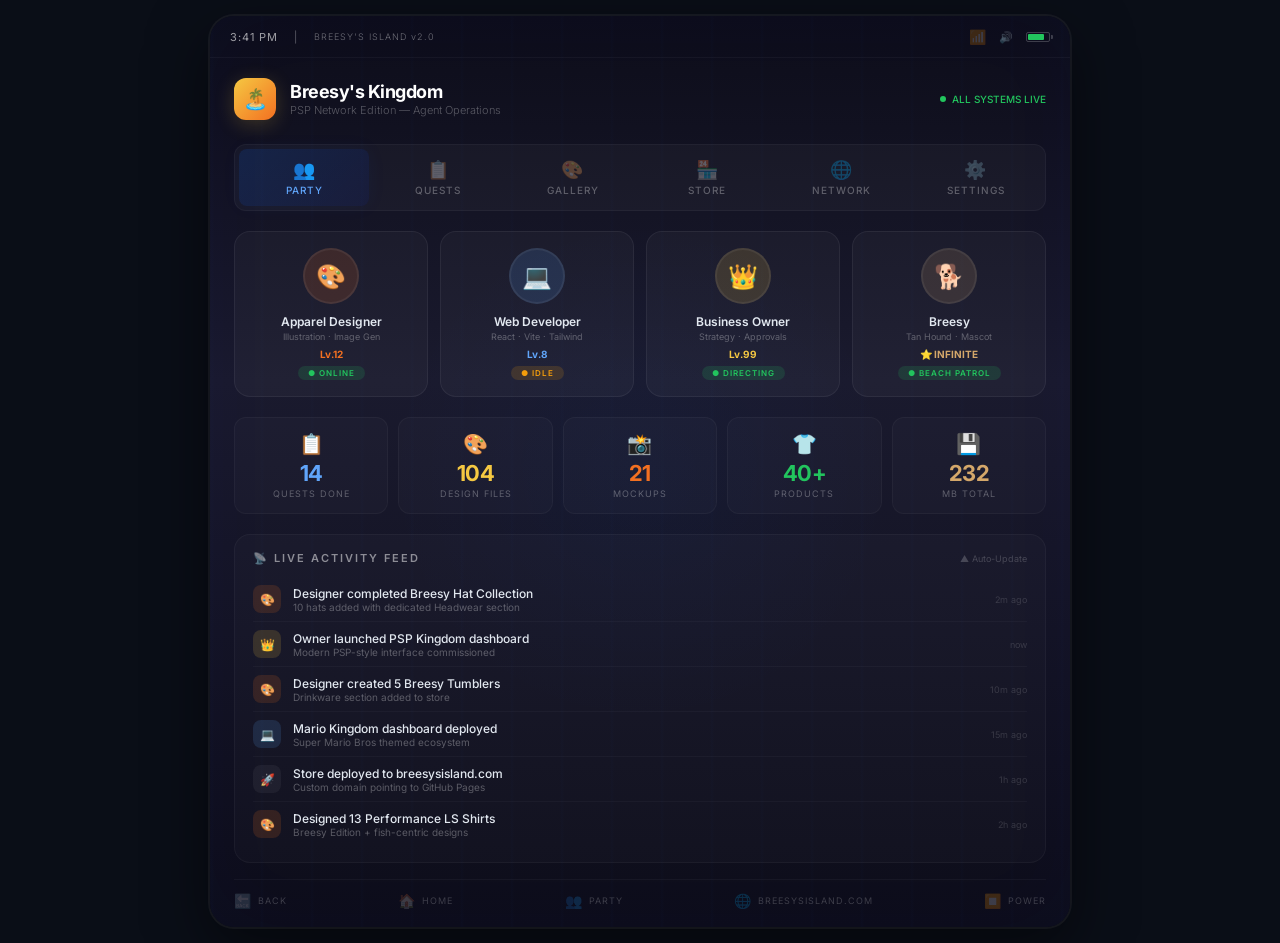
<file: psp-kingdom.html>
<!DOCTYPE html>
<html lang="en">
<head>
    <meta charset="UTF-8">
    <meta name="viewport" content="width=device-width, initial-scale=1.0">
    <title>Breesy's Island — PSP Kingdom</title>
    <link href="https://fonts.googleapis.com/css2?family=Inter:wght@200;300;400;500;600;700;800&display=swap" rel="stylesheet">
    <style>
        * { margin: 0; padding: 0; box-sizing: border-box; }
        body {
            background: #0a0e17;
            display: flex;
            justify-content: center;
            align-items: center;
            min-height: 100vh;
            font-family: 'Inter', sans-serif;
            padding: 16px;
        }

        .psp {
            max-width: 860px;
            width: 100%;
            background: linear-gradient(180deg, #0d0d1a 0%, #1a1a2e 40%, #0d0d1a 100%);
            border-radius: 24px;
            overflow: hidden;
            box-shadow: 
                0 0 0 2px rgba(255,255,255,0.05),
                0 20px 60px rgba(0,0,0,0.5),
                inset 0 0 80px rgba(0,50,255,0.03);
            position: relative;
        }

        /* ===== PSP STATUS BAR ===== */
        .status-bar {
            display: flex;
            justify-content: space-between;
            align-items: center;
            padding: 12px 20px;
            border-bottom: 1px solid rgba(255,255,255,0.04);
            font-size: 11px;
            color: rgba(255,255,255,0.4);
            font-weight: 300;
            letter-spacing: 1px;
        }
        .status-bar .left { display: flex; align-items: center; gap: 16px; }
        .status-bar .time { color: rgba(255,255,255,0.6); font-weight: 400; }
        .status-bar .right { display: flex; align-items: center; gap: 12px; }
        .status-bar .battery {
            display: flex; align-items: center; gap: 4px;
        }
        .status-bar .battery-level {
            width: 24px; height: 10px;
            border: 1px solid rgba(255,255,255,0.2);
            border-radius: 2px;
            padding: 1px;
            position: relative;
        }
        .status-bar .battery-level .fill {
            width: 80%;
            height: 100%;
            background: #22c55e;
            border-radius: 1px;
        }
        .status-bar .battery-level::after {
            content: '';
            position: absolute;
            right: -4px;
            top: 2px;
            width: 2px;
            height: 4px;
            background: rgba(255,255,255,0.2);
            border-radius: 0 1px 1px 0;
        }
        .status-bar .wifi {
            font-size: 14px;
            opacity: 0.5;
        }

        /* ===== PSP WAVE BG ===== */
        .wave-bg {
            position: absolute;
            top: 0; left: 0; right: 0; bottom: 0;
            overflow: hidden;
            pointer-events: none;
            z-index: 0;
        }
        .wave-bg .wave {
            position: absolute;
            width: 200%;
            height: 100%;
            background: repeating-linear-gradient(
                90deg,
                transparent 0px,
                rgba(0,100,255,0.015) 2px,
                transparent 4px,
                transparent 50px
            );
            animation: waveScroll 8s linear infinite;
        }
        @keyframes waveScroll {
            from { transform: translateX(0); }
            to { transform: translateX(-50%); }
        }
        .wave-bg .glow {
            position: absolute;
            top: 50%;
            left: 50%;
            transform: translate(-50%, -50%);
            width: 600px;
            height: 600px;
            background: radial-gradient(circle, rgba(0,100,255,0.04) 0%, transparent 60%);
        }

        /* ===== PSP MAIN CONTENT ===== */
        .psp-content {
            position: relative;
            z-index: 1;
            padding: 20px 24px 10px;
        }

        /* ===== PSP HEADER ===== */
        .psp-header {
            display: flex;
            align-items: center;
            gap: 14px;
            margin-bottom: 24px;
        }
        .psp-header .logo-icon {
            width: 42px; height: 42px;
            background: linear-gradient(135deg, #f5c842, #f37021);
            border-radius: 12px;
            display: flex;
            align-items: center;
            justify-content: center;
            font-size: 20px;
            box-shadow: 0 4px 20px rgba(245,200,66,0.2);
        }
        .psp-header .title {
            font-size: 18px;
            font-weight: 700;
            color: #fff;
            letter-spacing: -0.5px;
        }
        .psp-header .subtitle {
            font-size: 11px;
            color: rgba(255,255,255,0.3);
            font-weight: 300;
            margin-top: 1px;
        }
        .psp-header .sp {
            flex: 1;
        }
        .psp-header .online-indicator {
            display: flex;
            align-items: center;
            gap: 6px;
            font-size: 10px;
            color: #22c55e;
            font-weight: 500;
        }
        .psp-header .online-dot {
            width: 6px; height: 6px;
            background: #22c55e;
            border-radius: 50%;
            animation: pulse 2s infinite;
        }
        @keyframes pulse { 0%,100%{opacity:1;box-shadow:0 0 6px #22c55e} 50%{opacity:0.5;box-shadow:0 0 12px #22c55e} }

        /* ===== PSP XMB CATEGORY BAR ===== */
        .xmb-categories {
            display: flex;
            gap: 4px;
            margin-bottom: 20px;
            background: rgba(255,255,255,0.03);
            border-radius: 12px;
            padding: 4px;
            border: 1px solid rgba(255,255,255,0.04);
        }
        .xmb-cat {
            flex: 1;
            padding: 10px 8px;
            text-align: center;
            border-radius: 8px;
            font-size: 10px;
            font-weight: 500;
            color: rgba(255,255,255,0.3);
            cursor: pointer;
            transition: all 0.3s;
            letter-spacing: 1px;
            text-transform: uppercase;
        }
        .xmb-cat:hover { color: rgba(255,255,255,0.6); background: rgba(255,255,255,0.03); }
        .xmb-cat.active {
            background: linear-gradient(135deg, rgba(0,100,255,0.15), rgba(0,50,255,0.08));
            color: #60a5fa;
            box-shadow: 0 0 20px rgba(0,100,255,0.05);
        }
        .xmb-cat .cat-icon { font-size: 18px; display: block; margin-bottom: 4px; }

        /* ===== CHARACTER GRID ===== */
        .char-grid {
            display: grid;
            grid-template-columns: repeat(4, 1fr);
            gap: 12px;
            margin-bottom: 20px;
        }

        .char-card {
            background: rgba(255,255,255,0.03);
            border: 1px solid rgba(255,255,255,0.06);
            border-radius: 16px;
            padding: 16px 12px;
            text-align: center;
            transition: all 0.3s;
            cursor: pointer;
            position: relative;
            overflow: hidden;
        }
        .char-card::before {
            content: '';
            position: absolute;
            top: 0; left: 0; right: 0;
            height: 3px;
            opacity: 0;
            transition: opacity 0.3s;
        }
        .char-card:hover {
            background: rgba(255,255,255,0.06);
            border-color: rgba(255,255,255,0.1);
            transform: translateY(-2px);
        }
        .char-card:hover::before { opacity: 1; }

        .char-card .avatar {
            width: 56px; height: 56px;
            border-radius: 50%;
            display: flex;
            align-items: center;
            justify-content: center;
            font-size: 24px;
            margin: 0 auto 10px;
            border: 2px solid rgba(255,255,255,0.06);
        }
        .char-card .char-name {
            font-size: 12px;
            font-weight: 600;
            color: #e2e8f0;
        }
        .char-card .char-role {
            font-size: 9px;
            color: rgba(255,255,255,0.3);
            font-weight: 400;
            margin-top: 2px;
        }
        .char-card .char-level {
            font-size: 10px;
            font-weight: 700;
            margin-top: 6px;
        }
        .char-card .status-tag {
            display: inline-block;
            padding: 2px 10px;
            border-radius: 20px;
            font-size: 8px;
            font-weight: 600;
            margin-top: 6px;
            letter-spacing: 1px;
            text-transform: uppercase;
        }

        .card-designer .avatar { background: rgba(243,112,33,0.15); } 
        .card-designer::before { background: linear-gradient(90deg, #f37021, #f59e0b); }
        .card-designer .char-level { color: #f37021; }
        .card-designer .status-tag { background: rgba(34,197,94,0.15); color: #22c55e; }

        .card-webdev .avatar { background: rgba(96,165,250,0.15); }
        .card-webdev::before { background: linear-gradient(90deg, #3b82f6, #6366f1); }
        .card-webdev .char-level { color: #60a5fa; }
        .card-webdev .status-tag { background: rgba(245,158,11,0.15); color: #f59e0b; }

        .card-lead .avatar { background: rgba(245,200,66,0.15); }
        .card-lead::before { background: linear-gradient(90deg, #f5c842, #f5a842); }
        .card-lead .char-level { color: #f5c842; }
        .card-lead .status-tag { background: rgba(34,197,94,0.15); color: #22c55e; }

        .card-breesy .avatar { background: rgba(212,167,106,0.15); }
        .card-breesy::before { background: linear-gradient(90deg, #d4a76a, #c49a5a); }
        .card-breesy .char-level { color: #d4a76a; }
        .card-breesy .status-tag { background: rgba(34,197,94,0.15); color: #22c55e; }

        /* ===== PSP GAME CARDS (Stats) ===== */
        .stats-grid {
            display: grid;
            grid-template-columns: repeat(5, 1fr);
            gap: 10px;
            margin-bottom: 20px;
        }
        .stat-card-psp {
            background: rgba(255,255,255,0.02);
            border: 1px solid rgba(255,255,255,0.04);
            border-radius: 12px;
            padding: 14px 10px;
            text-align: center;
        }
        .stat-card-psp .stat-icon { font-size: 20px; margin-bottom: 4px; }
        .stat-card-psp .stat-num {
            font-size: 22px;
            font-weight: 700;
            color: #fff;
            letter-spacing: -0.5px;
        }
        .stat-card-psp .stat-lbl {
            font-size: 9px;
            color: rgba(255,255,255,0.3);
            font-weight: 400;
            text-transform: uppercase;
            letter-spacing: 1px;
            margin-top: 2px;
        }
        .stat-card-psp.accent .stat-num { color: #60a5fa; }
        .stat-card-psp.accent2 .stat-num { color: #f5c842; }
        .stat-card-psp.accent3 .stat-num { color: #f37021; }
        .stat-card-psp.accent4 .stat-num { color: #22c55e; }
        .stat-card-psp.accent5 .stat-num { color: #d4a76a; }

        /* ===== ACTIVITY FEED (PSP news feed style) ===== */
        .feed-section {
            background: rgba(255,255,255,0.02);
            border: 1px solid rgba(255,255,255,0.04);
            border-radius: 16px;
            padding: 16px 18px;
            margin-bottom: 16px;
        }
        .feed-header {
            display: flex;
            justify-content: space-between;
            align-items: center;
            margin-bottom: 12px;
        }
        .feed-header h3 {
            font-size: 11px;
            font-weight: 600;
            color: rgba(255,255,255,0.5);
            text-transform: uppercase;
            letter-spacing: 2px;
        }
        .feed-header .see-all {
            font-size: 9px;
            color: rgba(255,255,255,0.2);
            cursor: pointer;
        }
        .feed-item {
            display: flex;
            align-items: center;
            gap: 12px;
            padding: 8px 0;
            border-bottom: 1px solid rgba(255,255,255,0.03);
        }
        .feed-item:last-child { border-bottom: none; }
        .feed-item .feed-icon {
            width: 28px; height: 28px;
            border-radius: 8px;
            display: flex;
            align-items: center;
            justify-content: center;
            font-size: 12px;
            flex-shrink: 0;
        }
        .feed-item .feed-icon.designer { background: rgba(243,112,33,0.15); }
        .feed-item .feed-icon.webdev { background: rgba(96,165,250,0.15); }
        .feed-item .feed-icon.lead { background: rgba(245,200,66,0.15); }
        .feed-item .feed-icon.system { background: rgba(255,255,255,0.05); }

        .feed-item .feed-text { flex: 1; }
        .feed-item .feed-title { font-size: 12px; font-weight: 500; color: #e2e8f0; }
        .feed-item .feed-desc { font-size: 10px; color: rgba(255,255,255,0.3); font-weight: 400; }
        .feed-item .feed-time {
            font-size: 9px;
            color: rgba(255,255,255,0.15);
            font-weight: 400;
            min-width: 50px;
            text-align: right;
        }

        /* ===== PSP BOTTOM BAR ===== */
        .psp-bottom {
            display: flex;
            justify-content: space-between;
            align-items: center;
            padding: 12px 0 8px;
            border-top: 1px solid rgba(255,255,255,0.04);
            margin-top: 4px;
        }
        .psp-bottom .nav-item {
            display: flex;
            align-items: center;
            gap: 6px;
            font-size: 9px;
            color: rgba(255,255,255,0.2);
            font-weight: 400;
            text-transform: uppercase;
            letter-spacing: 1px;
            cursor: pointer;
            transition: color 0.3s;
        }
        .psp-bottom .nav-item:hover { color: rgba(255,255,255,0.5); }
        .psp-bottom .nav-item .nav-icon { font-size: 14px; }

        /* ===== RESPONSIVE ===== */
        @media (max-width: 700px) {
            .char-grid { grid-template-columns: repeat(2, 1fr); }
            .stats-grid { grid-template-columns: repeat(3, 1fr); }
            .xmb-categories { flex-wrap: wrap; }
            .xmb-cat { flex: auto; min-width: 60px; font-size: 8px; }
            .psp-header .title { font-size: 14px; }
        }
    </style>
</head>
<body>
<div class="psp">
    <!-- Wave Background -->
    <div class="wave-bg">
        <div class="wave"></div>
        <div class="glow"></div>
    </div>

    <!-- PSP Status Bar -->
    <div class="status-bar">
        <div class="left">
            <span class="time">3:41 PM</span>
            <span>|</span>
            <span style="font-size:9px;">BREESY'S ISLAND v2.0</span>
        </div>
        <div class="right">
            <span class="wifi">📶</span>
            <span>🔊</span>
            <div class="battery">
                <div class="battery-level"><div class="fill"></div></div>
            </div>
        </div>
    </div>

    <div class="psp-content">
        <!-- Header -->
        <div class="psp-header">
            <div class="logo-icon">🏝️</div>
            <div>
                <div class="title">Breesy's Kingdom</div>
                <div class="subtitle">PSP Network Edition — Agent Operations</div>
            </div>
            <div class="sp"></div>
            <div class="online-indicator">
                <span class="online-dot"></span>
                ALL SYSTEMS LIVE
            </div>
        </div>

        <!-- XMB Category Bar -->
        <div class="xmb-categories">
            <div class="xmb-cat active"><span class="cat-icon">👥</span> Party</div>
            <div class="xmb-cat"><span class="cat-icon">📋</span> Quests</div>
            <div class="xmb-cat"><span class="cat-icon">🎨</span> Gallery</div>
            <div class="xmb-cat"><span class="cat-icon">🏪</span> Store</div>
            <div class="xmb-cat"><span class="cat-icon">🌐</span> Network</div>
            <div class="xmb-cat"><span class="cat-icon">⚙️</span> Settings</div>
        </div>

        <!-- Character Cards -->
        <div class="char-grid">
            <!-- Designer -->
            <div class="char-card card-designer">
                <div class="avatar">🎨</div>
                <div class="char-name">Apparel Designer</div>
                <div class="char-role">Illustration · Image Gen</div>
                <div class="char-level">Lv.12</div>
                <div class="status-tag">● ONLINE</div>
            </div>
            <!-- Web Dev -->
            <div class="char-card card-webdev">
                <div class="avatar">💻</div>
                <div class="char-name">Web Developer</div>
                <div class="char-role">React · Vite · Tailwind</div>
                <div class="char-level">Lv.8</div>
                <div class="status-tag" style="background:rgba(245,158,11,0.15);color:#f59e0b;">● IDLE</div>
            </div>
            <!-- Owner -->
            <div class="char-card card-lead">
                <div class="avatar">👑</div>
                <div class="char-name">Business Owner</div>
                <div class="char-role">Strategy · Approvals</div>
                <div class="char-level">Lv.99</div>
                <div class="status-tag">● DIRECTING</div>
            </div>
            <!-- Breesy -->
            <div class="char-card card-breesy">
                <div class="avatar">🐕</div>
                <div class="char-name">Breesy</div>
                <div class="char-role">Tan Hound · Mascot</div>
                <div class="char-level">⭐ INFINITE</div>
                <div class="status-tag">● BEACH PATROL</div>
            </div>
        </div>

        <!-- Stats -->
        <div class="stats-grid">
            <div class="stat-card-psp accent">
                <div class="stat-icon">📋</div>
                <div class="stat-num">14</div>
                <div class="stat-lbl">Quests Done</div>
            </div>
            <div class="stat-card-psp accent2">
                <div class="stat-icon">🎨</div>
                <div class="stat-num">104</div>
                <div class="stat-lbl">Design Files</div>
            </div>
            <div class="stat-card-psp accent3">
                <div class="stat-icon">📸</div>
                <div class="stat-num">21</div>
                <div class="stat-lbl">Mockups</div>
            </div>
            <div class="stat-card-psp accent4">
                <div class="stat-icon">👕</div>
                <div class="stat-num">40+</div>
                <div class="stat-lbl">Products</div>
            </div>
            <div class="stat-card-psp accent5">
                <div class="stat-icon">💾</div>
                <div class="stat-num">232</div>
                <div class="stat-lbl">MB Total</div>
            </div>
        </div>

        <!-- Activity Feed -->
        <div class="feed-section">
            <div class="feed-header">
                <h3>📡 Live Activity Feed</h3>
                <span class="see-all">▲ Auto-Update</span>
            </div>
            <div class="feed-item">
                <div class="feed-icon designer">🎨</div>
                <div class="feed-text">
                    <div class="feed-title">Designer completed Breesy Hat Collection</div>
                    <div class="feed-desc">10 hats added with dedicated Headwear section</div>
                </div>
                <span class="feed-time">2m ago</span>
            </div>
            <div class="feed-item">
                <div class="feed-icon lead">👑</div>
                <div class="feed-text">
                    <div class="feed-title">Owner launched PSP Kingdom dashboard</div>
                    <div class="feed-desc">Modern PSP-style interface commissioned</div>
                </div>
                <span class="feed-time">now</span>
            </div>
            <div class="feed-item">
                <div class="feed-icon designer">🎨</div>
                <div class="feed-text">
                    <div class="feed-title">Designer created 5 Breesy Tumblers</div>
                    <div class="feed-desc">Drinkware section added to store</div>
                </div>
                <span class="feed-time">10m ago</span>
            </div>
            <div class="feed-item">
                <div class="feed-icon webdev">💻</div>
                <div class="feed-text">
                    <div class="feed-title">Mario Kingdom dashboard deployed</div>
                    <div class="feed-desc">Super Mario Bros themed ecosystem</div>
                </div>
                <span class="feed-time">15m ago</span>
            </div>
            <div class="feed-item">
                <div class="feed-icon system">🚀</div>
                <div class="feed-text">
                    <div class="feed-title">Store deployed to breesysisland.com</div>
                    <div class="feed-desc">Custom domain pointing to GitHub Pages</div>
                </div>
                <span class="feed-time">1h ago</span>
            </div>
            <div class="feed-item">
                <div class="feed-icon designer">🎨</div>
                <div class="feed-text">
                    <div class="feed-title">Designed 13 Performance LS Shirts</div>
                    <div class="feed-desc">Breesy Edition + fish-centric designs</div>
                </div>
                <span class="feed-time">2h ago</span>
            </div>
        </div>

        <!-- PSP Bottom Nav -->
        <div class="psp-bottom">
            <div class="nav-item"><span class="nav-icon">🔙</span> Back</div>
            <div class="nav-item"><span class="nav-icon">🏠</span> Home</div>
            <div class="nav-item"><span class="nav-icon">👥</span> Party</div>
            <div class="nav-item"><span class="nav-icon">🌐</span> breesysisland.com</div>
            <div class="nav-item"><span class="nav-icon">⏹️</span> Power</div>
        </div>
    </div>
</div>
</body>
</html>
</file>
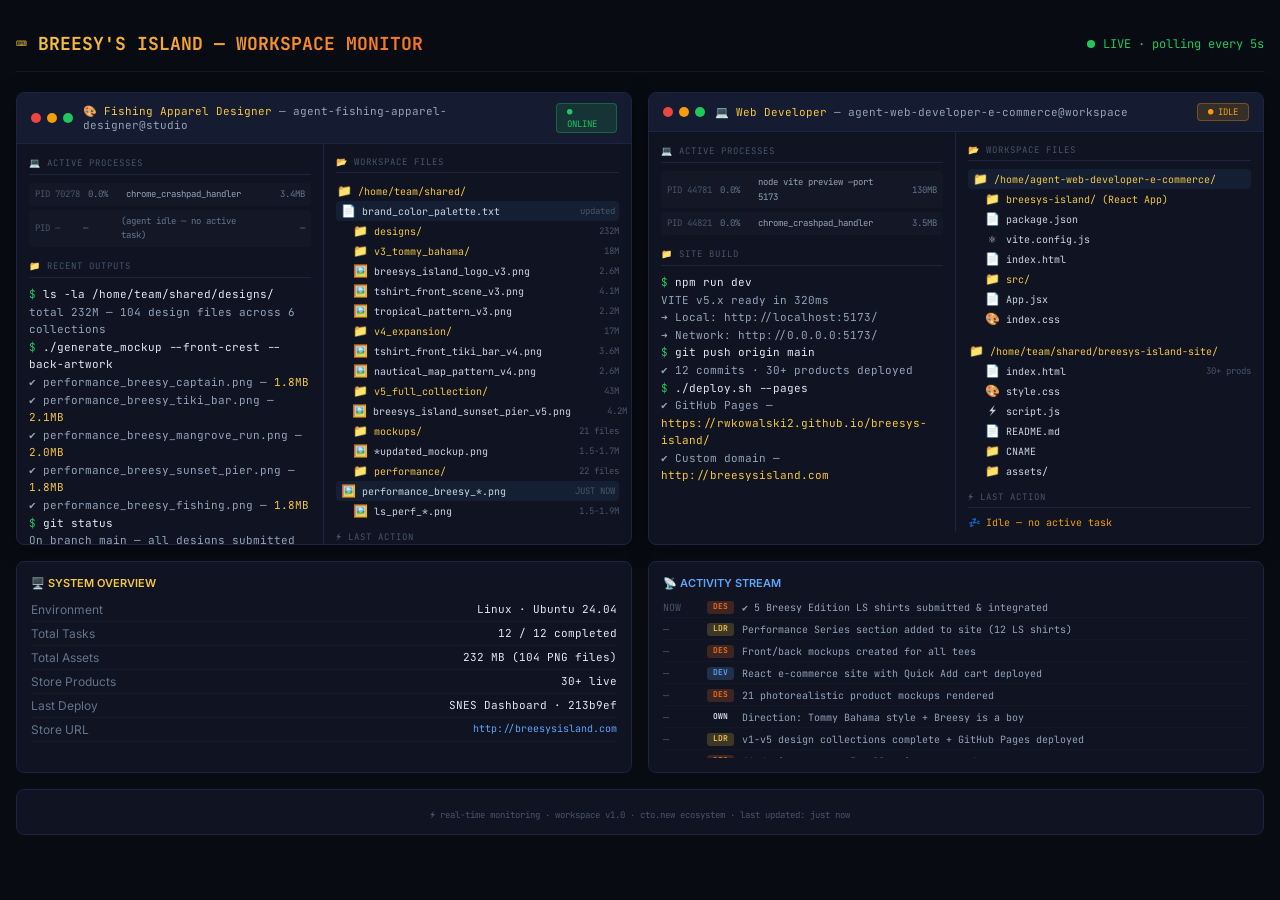
<file: workspace-monitor.html>
<!DOCTYPE html>
<html lang="en">
<head>
    <meta charset="UTF-8">
    <meta name="viewport" content="width=device-width, initial-scale=1.0">
    <title>Breesy's Island — Workspace Monitor</title>
    <link href="https://fonts.googleapis.com/css2?family=JetBrains+Mono:wght@400;500;700&family=Inter:wght@300;400;600&display=swap" rel="stylesheet">
    <style>
        * { margin: 0; padding: 0; box-sizing: border-box; }
        body {
            font-family: 'Inter', sans-serif;
            background: #080b12;
            color: #e2e8f0;
            min-height: 100vh;
            padding: 16px;
        }

        .container { max-width: 1400px; margin: 0 auto; }

        /* Header */
        .header {
            display: flex;
            justify-content: space-between;
            align-items: center;
            padding: 16px 0;
            border-bottom: 1px solid rgba(255,255,255,0.06);
            margin-bottom: 20px;
        }
        .header-left { display: flex; align-items: center; gap: 12px; }
        .brand {
            font-family: 'JetBrains Mono', monospace;
            font-size: 18px;
            font-weight: 700;
            background: linear-gradient(135deg, #f5c842, #f37021);
            -webkit-background-clip: text;
            -webkit-text-fill-color: transparent;
        }
        .header-right {
            font-family: 'JetBrains Mono', monospace;
            font-size: 12px;
            color: #22c55e;
            display: flex; align-items: center; gap: 8px;
        }
        .live-dot {
            width: 8px; height: 8px;
            background: #22c55e;
            border-radius: 50%;
            animation: pulse 1.5s infinite;
        }
        @keyframes pulse { 0%,100%{opacity:1;box-shadow:0 0 6px #22c55e} 50%{opacity:0.5;box-shadow:0 0 12px #22c55e} }

        /* Agent Workspace Grid */
        .workspace-grid {
            display: grid;
            grid-template-columns: 1fr 1fr;
            gap: 16px;
            margin-bottom: 16px;
        }

        /* Workspace Window */
        .workspace {
            background: #0f1322;
            border: 1px solid #1e2440;
            border-radius: 8px;
            overflow: hidden;
            box-shadow: 0 4px 24px rgba(0,0,0,0.3);
        }
        .workspace-header {
            display: flex;
            align-items: center;
            gap: 10px;
            padding: 10px 14px;
            background: #151b30;
            border-bottom: 1px solid #1e2440;
            font-family: 'JetBrains Mono', monospace;
            font-size: 11px;
        }
        .workspace-header .window-dots {
            display: flex; gap: 6px;
        }
        .workspace-header .dot {
            width: 10px; height: 10px;
            border-radius: 50%;
        }
        .dot.red { background: #ef4444; }
        .dot.yellow { background: #f59e0b; }
        .dot.green { background: #22c55e; }
        .workspace-header .title {
            color: #94a3b8;
            font-size: 11px;
        }
        .workspace-header .title .highlight {
            color: #f5c842;
        }
        .workspace-header .status-badge {
            margin-left: auto;
            font-size: 9px;
            padding: 2px 10px;
            border-radius: 4px;
        }
        .status-badge.online {
            background: rgba(34,197,94,0.15);
            color: #22c55e;
            border: 1px solid rgba(34,197,94,0.3);
        }
        .status-badge.idle {
            background: rgba(245,158,11,0.15);
            color: #f59e0b;
            border: 1px solid rgba(245,158,11,0.3);
        }
        .status-badge.working {
            background: rgba(96,165,250,0.15);
            color: #60a5fa;
            border: 1px solid rgba(96,165,250,0.3);
        }

        .workspace-body {
            padding: 0;
            display: grid;
            grid-template-columns: 1fr 1fr;
        }

        /* Terminal Panel */
        .terminal-panel {
            padding: 12px;
            font-family: 'JetBrains Mono', monospace;
            font-size: 11px;
            line-height: 1.6;
            border-right: 1px solid #1e2440;
            min-height: 300px;
            max-height: 400px;
            overflow-y: auto;
        }
        .terminal-panel::-webkit-scrollbar { width: 4px; }
        .terminal-panel::-webkit-scrollbar-track { background: transparent; }
        .terminal-panel::-webkit-scrollbar-thumb { background: #1e2440; border-radius: 2px; }
        .terminal-panel .prompt {
            color: #22c55e;
        }
        .terminal-panel .cmd { color: #e2e8f0; }
        .terminal-panel .output { color: #94a3b8; }
        .terminal-panel .highlight { color: #f5c842; }
        .terminal-panel .dim { color: #475569; }
        .terminal-panel .file-link {
            color: #60a5fa;
            text-decoration: none;
            cursor: pointer;
        }
        .terminal-panel .file-link:hover {
            color: #93c5fd;
            text-decoration: underline;
        }
        .terminal-panel .error { color: #ef4444; }

        /* File Tree */
        .file-panel {
            padding: 12px;
            font-family: 'JetBrains Mono', monospace;
            font-size: 11px;
            max-height: 400px;
            overflow-y: auto;
        }
        .file-panel::-webkit-scrollbar { width: 4px; }
        .file-panel::-webkit-scrollbar-track { background: transparent; }
        .file-panel::-webkit-scrollbar-thumb { background: #1e2440; border-radius: 2px; }

        .file-tree { list-style: none; }
        .file-tree li {
            padding: 2px 0;
            display: flex;
            align-items: center;
            gap: 6px;
            color: #94a3b8;
            font-size: 10px;
        }
        .file-tree li.dir { color: #f5c842; }
        .file-tree li.file { color: #cbd5e1; }
        .file-tree li .icon { font-size: 12px; width: 16px; text-align: center; }
        .file-tree li .time { 
            margin-left: auto;
            color: #475569;
            font-size: 9px;
            min-width: 50px;
            text-align: right;
        }
        .file-tree li.active {
            background: rgba(96,165,250,0.08);
            border-radius: 4px;
            padding: 2px 4px;
        }
        .file-tree .indent { padding-left: 16px; }

        .section-title {
            font-size: 9px;
            color: #475569;
            text-transform: uppercase;
            letter-spacing: 1px;
            margin-bottom: 8px;
            padding-bottom: 4px;
            border-bottom: 1px solid #1e2440;
        }

        /* Process List */
        .process-list { display: flex; flex-direction: column; gap: 4px; }
        .process-item {
            display: flex;
            align-items: center;
            gap: 8px;
            padding: 4px 6px;
            font-family: 'JetBrains Mono', monospace;
            font-size: 9px;
            background: rgba(255,255,255,0.02);
            border-radius: 4px;
        }
        .process-item .pid { color: #475569; min-width: 40px; }
        .process-item .cpu { color: #64748b; min-width: 30px; }
        .process-item .name { color: #94a3b8; flex: 1; }
        .process-item .mem {
            color: #64748b;
            min-width: 50px;
            text-align: right;
        }

        /* Bottom Bar */
        .bottom-bar {
            display: grid;
            grid-template-columns: 1fr 1fr;
            gap: 16px;
        }
        .info-panel {
            background: #0f1322;
            border: 1px solid #1e2440;
            border-radius: 8px;
            padding: 14px;
        }
        .info-panel .row {
            display: flex;
            justify-content: space-between;
            padding: 4px 0;
            font-size: 12px;
            border-bottom: 1px solid rgba(255,255,255,0.03);
        }
        .info-panel .label { color: #64748b; }
        .info-panel .value { color: #e2e8f0; font-family: 'JetBrains Mono', monospace; font-size: 11px; }

        /* Activity Stream */
        .activity-stream {
            font-family: 'JetBrains Mono', monospace;
            font-size: 10px;
            display: flex;
            flex-direction: column;
            gap: 2px;
            max-height: 160px;
            overflow-y: auto;
        }
        .activity-stream::-webkit-scrollbar { width: 4px; }
        .activity-stream::-webkit-scrollbar-track { background: transparent; }
        .activity-stream::-webkit-scrollbar-thumb { background: #1e2440; border-radius: 2px; }
        .stream-item {
            display: flex;
            gap: 8px;
            padding: 3px 0;
            border-bottom: 1px solid rgba(255,255,255,0.02);
        }
        .stream-item .ts { color: #475569; min-width: 36px; }
        .stream-item .agent-tag {
            padding: 0 6px;
            border-radius: 3px;
            font-size: 8px;
            font-weight: 600;
        }
        .agent-tag.designer { background: rgba(243,112,33,0.2); color: #f37021; }
        .agent-tag.webdev { background: rgba(96,165,250,0.2); color: #60a5fa; }
        .agent-tag.lead { background: rgba(245,200,66,0.2); color: #f5c842; }
        .stream-item .msg { color: #94a3b8; flex: 1; }

        /* @media */
        @media (max-width: 900px) {
            .workspace-grid { grid-template-columns: 1fr; }
            .bottom-bar { grid-template-columns: 1fr; }
            .workspace-body { grid-template-columns: 1fr; }
            .terminal-panel { border-right: none; border-bottom: 1px solid #1e2440; }
        }
    </style>
</head>
<body>
<div class="container">
    <div class="header">
        <div class="header-left">
            <span class="brand">⌨️ BREESY'S ISLAND — WORKSPACE MONITOR</span>
        </div>
        <div class="header-right">
            <span class="live-dot"></span>
            LIVE · polling every 5s
        </div>
    </div>

    <!-- Agent Workspaces -->
    <div class="workspace-grid">
        <!-- DESIGNER WORKSPACE -->
        <div class="workspace">
            <div class="workspace-header">
                <div class="window-dots">
                    <span class="dot red"></span>
                    <span class="dot yellow"></span>
                    <span class="dot green"></span>
                </div>
                <div class="title">🎨 <span class="highlight">Fishing Apparel Designer</span> — agent-fishing-apparel-designer@studio</div>
                <span class="status-badge online">● ONLINE</span>
            </div>
            <div class="workspace-body">
                <div class="terminal-panel">
                    <div class="section-title">💻 ACTIVE PROCESSES</div>
                    <div class="process-list">
                        <div class="process-item">
                            <span class="pid">PID 70278</span>
                            <span class="cpu">0.0%</span>
                            <span class="name">chrome_crashpad_handler</span>
                            <span class="mem">3.4MB</span>
                        </div>
                        <div class="process-item">
                            <span class="pid">PID —</span>
                            <span class="cpu">—</span>
                            <span class="name" style="color:#64748b;">(agent idle — no active task)</span>
                            <span class="mem">—</span>
                        </div>
                    </div>
                    <div style="margin-top:12px;">
                        <div class="section-title">📁 RECENT OUTPUTS</div>
                        <span class="prompt">$</span> <span class="cmd">ls -la /home/team/shared/designs/</span>
                        <div class="output">total 232M — 104 design files across 6 collections</div>
                        <span class="prompt">$</span> <span class="cmd">./generate_mockup --front-crest --back-artwork</span>
                        <div class="output">✔ performance_breesy_captain.png — <span class="highlight">1.8MB</span></div>
                        <div class="output">✔ performance_breesy_tiki_bar.png — <span class="highlight">2.1MB</span></div>
                        <div class="output">✔ performance_breesy_mangrove_run.png — <span class="highlight">2.0MB</span></div>
                        <div class="output">✔ performance_breesy_sunset_pier.png — <span class="highlight">1.8MB</span></div>
                        <div class="output">✔ performance_breesy_fishing.png — <span class="highlight">1.8MB</span></div>
                        <span class="prompt">$</span> <span class="cmd">git status</span>
                        <div class="output">On branch main — all designs submitted ✅</div>
                    </div>
                </div>
                <div class="file-panel">
                    <div class="section-title">📂 WORKSPACE FILES</div>
                    <ul class="file-tree">
                        <li class="dir"><span class="icon">📁</span> /home/team/shared/</li>
                        <li class="indent file active"><span class="icon">📄</span> brand_color_palette.txt <span class="time">updated</span></li>
                        <li class="indent dir"><span class="icon">📁</span> designs/ <span class="time">232M</span></li>
                        <li class="indent indent dir"><span class="icon">📁</span> v3_tommy_bahama/ <span class="time">18M</span></li>
                        <li class="indent indent file"><span class="icon">🖼️</span> breesys_island_logo_v3.png <span class="time">2.6M</span></li>
                        <li class="indent indent file"><span class="icon">🖼️</span> tshirt_front_scene_v3.png <span class="time">4.1M</span></li>
                        <li class="indent indent file"><span class="icon">🖼️</span> tropical_pattern_v3.png <span class="time">2.2M</span></li>
                        <li class="indent indent dir"><span class="icon">📁</span> v4_expansion/ <span class="time">17M</span></li>
                        <li class="indent indent file"><span class="icon">🖼️</span> tshirt_front_tiki_bar_v4.png <span class="time">3.6M</span></li>
                        <li class="indent indent file"><span class="icon">🖼️</span> nautical_map_pattern_v4.png <span class="time">2.6M</span></li>
                        <li class="indent indent dir"><span class="icon">📁</span> v5_full_collection/ <span class="time">43M</span></li>
                        <li class="indent indent file"><span class="icon">🖼️</span> breesys_island_sunset_pier_v5.png <span class="time">4.2M</span></li>
                        <li class="indent indent dir"><span class="icon">📁</span> mockups/ <span class="time">21 files</span></li>
                        <li class="indent indent file"><span class="icon">🖼️</span> *updated_mockup.png <span class="time">1.5-1.7M</span></li>
                        <li class="indent indent dir"><span class="icon">📁</span> performance/ <span class="time">22 files</span></li>
                        <li class="indent indent file active"><span class="icon">🖼️</span> performance_breesy_*.png <span class="time">JUST NOW</span></li>
                        <li class="indent indent file"><span class="icon">🖼️</span> ls_perf_*.png <span class="time">1.5-1.9M</span></li>
                    </ul>
                    <div style="margin-top:10px;">
                        <div class="section-title">⚡ LAST ACTION</div>
                        <div style="font-size:10px;color:#22c55e;">
                            ▶ Created 5 Breesy Edition performance LS shirts
                        </div>
                        <div style="font-size:9px;color:#475569;margin-top:2px;">
                            via agent-fishing-apparel-designer · finish_task()
                        </div>
                    </div>
                </div>
            </div>
        </div>

        <!-- WEB DEV WORKSPACE -->
        <div class="workspace">
            <div class="workspace-header">
                <div class="window-dots">
                    <span class="dot red"></span>
                    <span class="dot yellow"></span>
                    <span class="dot green"></span>
                </div>
                <div class="title">💻 <span class="highlight">Web Developer</span> — agent-web-developer-e-commerce@workspace</div>
                <span class="status-badge idle">● IDLE</span>
            </div>
            <div class="workspace-body">
                <div class="terminal-panel">
                    <div class="section-title">💻 ACTIVE PROCESSES</div>
                    <div class="process-list">
                        <div class="process-item">
                            <span class="pid">PID 44781</span>
                            <span class="cpu">0.0%</span>
                            <span class="name">node vite preview —port 5173</span>
                            <span class="mem">130MB</span>
                        </div>
                        <div class="process-item">
                            <span class="pid">PID 44821</span>
                            <span class="cpu">0.0%</span>
                            <span class="name">chrome_crashpad_handler</span>
                            <span class="mem">3.5MB</span>
                        </div>
                    </div>
                    <div style="margin-top:12px;">
                        <div class="section-title">📁 SITE BUILD</div>
                        <span class="prompt">$</span> <span class="cmd">npm run dev</span>
                        <div class="output">  VITE v5.x  ready in 320ms</div>
                        <div class="output">  ➜  Local:   http://localhost:5173/</div>
                        <div class="output">  ➜  Network: http://0.0.0.0:5173/</div>
                        <span class="prompt">$</span> <span class="cmd">git push origin main</span>
                        <div class="output">  ✔ 12 commits · 30+ products deployed</div>
                        <span class="prompt">$</span> <span class="cmd">./deploy.sh --pages</span>
                        <div class="output">  ✔ GitHub Pages — <span class="highlight">https://rwkowalski2.github.io/breesys-island/</span></div>
                        <div class="output">  ✔ Custom domain — <span class="highlight">http://breesysisland.com</span></div>
                    </div>
                </div>
                <div class="file-panel">
                    <div class="section-title">📂 WORKSPACE FILES</div>
                    <ul class="file-tree">
                        <li class="dir active"><span class="icon">📁</span> /home/agent-web-developer-e-commerce/</li>
                        <li class="indent dir"><span class="icon">📁</span> breesys-island/ (React App)</li>
                        <li class="indent indent file"><span class="icon">📄</span> package.json</li>
                        <li class="indent indent file"><span class="icon">⚛️</span> vite.config.js</li>
                        <li class="indent indent file"><span class="icon">📄</span> index.html</li>
                        <li class="indent indent dir"><span class="icon">📁</span> src/</li>
                        <li class="indent indent indent file"><span class="icon">📄</span> App.jsx</li>
                        <li class="indent indent indent file"><span class="icon">🎨</span> index.css</li>
                        <li style="margin-top:8px;"></li>
                        <li class="dir"><span class="icon">📁</span> /home/team/shared/breesys-island-site/</li>
                        <li class="indent file"><span class="icon">📄</span> index.html <span class="time">30+ prods</span></li>
                        <li class="indent file"><span class="icon">🎨</span> style.css</li>
                        <li class="indent file"><span class="icon">⚡</span> script.js</li>
                        <li class="indent file"><span class="icon">📄</span> README.md</li>
                        <li class="indent file"><span class="icon">📁</span> CNAME</li>
                        <li class="indent file"><span class="icon">📁</span> assets/</li>
                    </ul>
                    <div style="margin-top:10px;">
                        <div class="section-title">⚡ LAST ACTION</div>
                        <div style="font-size:10px;color:#f59e0b;">
                            💤 Idle — no active task
                        </div>
                        <div style="font-size:9px;color:#475569;margin-top:2px;">
                            Last: Built React e-commerce + GitHub Pages deploy
                        </div>
                    </div>
                </div>
            </div>
        </div>
    </div>

    <!-- Bottom Info -->
    <div class="bottom-bar">
        <!-- System Info -->
        <div class="info-panel">
            <div style="font-size:11px;color:#f5c842;font-weight:600;margin-bottom:8px;">🖥️ SYSTEM OVERVIEW</div>
            <div class="row">
                <span class="label">Environment</span>
                <span class="value">Linux · Ubuntu 24.04</span>
            </div>
            <div class="row">
                <span class="label">Total Tasks</span>
                <span class="value">12 / 12 completed</span>
            </div>
            <div class="row">
                <span class="label">Total Assets</span>
                <span class="value">232 MB (104 PNG files)</span>
            </div>
            <div class="row">
                <span class="label">Store Products</span>
                <span class="value">30+ live</span>
            </div>
            <div class="row">
                <span class="label">Last Deploy</span>
                <span class="value">SNES Dashboard · 213b9ef</span>
            </div>
            <div class="row">
                <span class="label">Store URL</span>
                <span class="value" style="color:#60a5fa;font-size:10px;">http://breesysisland.com</span>
            </div>
        </div>

        <!-- Activity Stream -->
        <div class="info-panel">
            <div style="font-size:11px;color:#60a5fa;font-weight:600;margin-bottom:8px;">📡 ACTIVITY STREAM</div>
            <div class="activity-stream">
                <div class="stream-item">
                    <span class="ts">NOW</span>
                    <span class="agent-tag designer">DES</span>
                    <span class="msg">✔️ 5 Breesy Edition LS shirts submitted & integrated</span>
                </div>
                <div class="stream-item">
                    <span class="ts">—</span>
                    <span class="agent-tag lead">LDR</span>
                    <span class="msg">Performance Series section added to site (12 LS shirts)</span>
                </div>
                <div class="stream-item">
                    <span class="ts">—</span>
                    <span class="agent-tag designer">DES</span>
                    <span class="msg">Front/back mockups created for all tees</span>
                </div>
                <div class="stream-item">
                    <span class="ts">—</span>
                    <span class="agent-tag webdev">DEV</span>
                    <span class="msg">React e-commerce site with Quick Add cart deployed</span>
                </div>
                <div class="stream-item">
                    <span class="ts">—</span>
                    <span class="agent-tag designer">DES</span>
                    <span class="msg">21 photorealistic product mockups rendered</span>
                </div>
                <div class="stream-item">
                    <span class="ts">—</span>
                    <span class="agent-tag owner">OWN</span>
                    <span class="msg">Direction: Tommy Bahama style + Breesy is a boy</span>
                </div>
                <div class="stream-item">
                    <span class="ts">—</span>
                    <span class="agent-tag lead">LDR</span>
                    <span class="msg">v1-v5 design collections complete + GitHub Pages deployed</span>
                </div>
                <div class="stream-item">
                    <span class="ts">—</span>
                    <span class="agent-tag designer">DES</span>
                    <span class="msg">46 designs across 5 collections created</span>
                </div>
                <div class="stream-item">
                    <span class="ts">—</span>
                    <span class="agent-tag lead">LDR</span>
                    <span class="msg">Party assembled: Designer + WebDev</span>
                </div>
            </div>
        </div>
    </div>

    <div style="text-align:center;margin-top:16px;padding:12px;background:#0f1322;border:1px solid #1e2440;border-radius:8px;">
        <span style="font-family:'JetBrains Mono',monospace;font-size:9px;color:#475569;">
            ⚡ real-time monitoring · workspace v1.0 · cto.new ecosystem · last updated: just now
        </span>
    </div>
</div>
</body>
</html>
</file>
